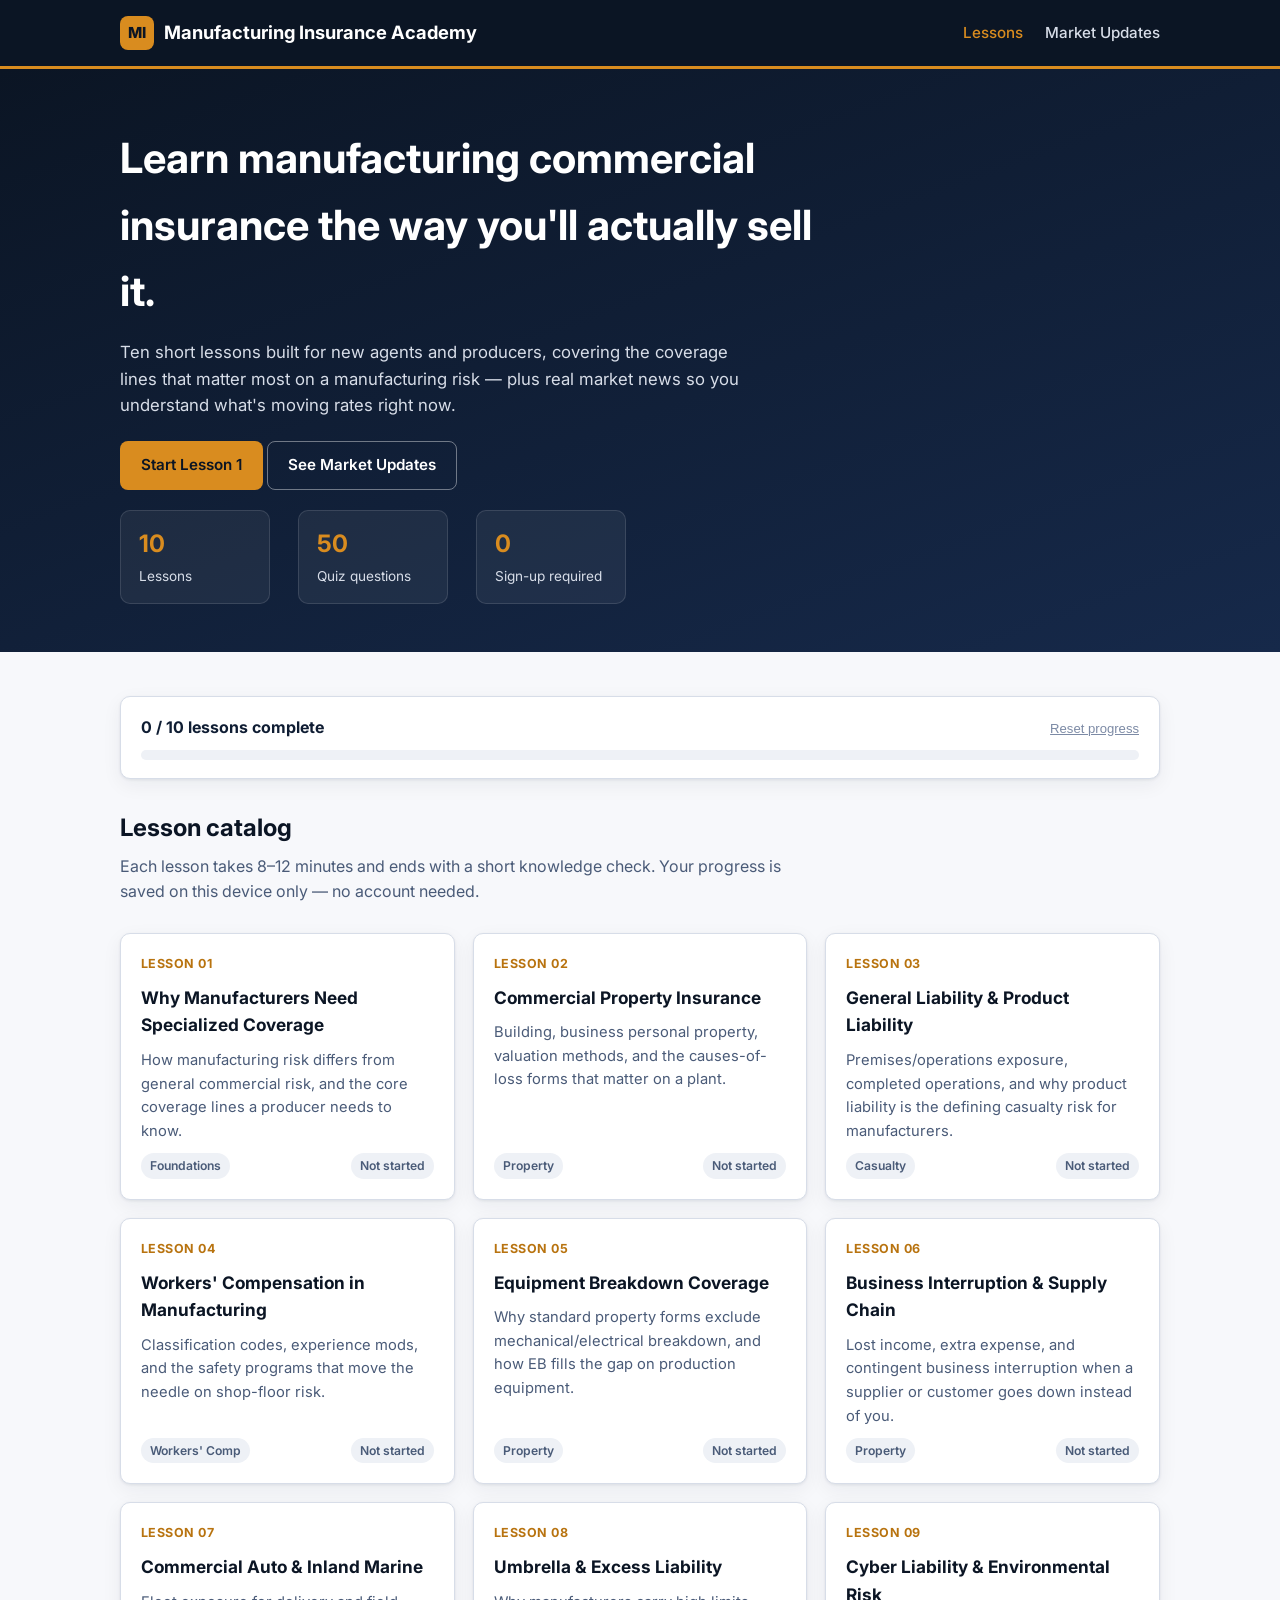
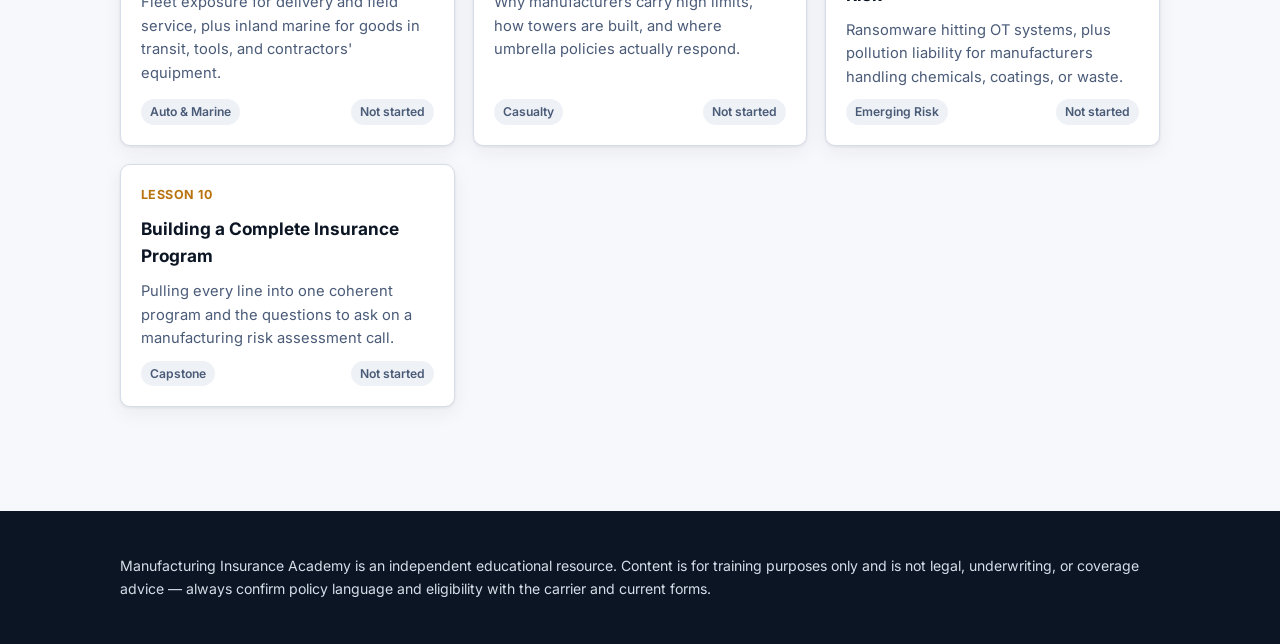
<file: index.html>
<!doctype html>
<html lang="en">
<head>
<meta charset="utf-8">
<meta name="viewport" content="width=device-width, initial-scale=1">
<link rel="icon" href="data:image/svg+xml,%3Csvg xmlns=%27http://www.w3.org/2000/svg%27 viewBox=%270 0 100 100%27%3E%3Ctext y=%27.9em%27 font-size=%2790%27%3E%F0%9F%8F%AD%3C/text%3E%3C/svg%3E">
<title>Manufacturing Insurance Academy</title>
<meta name="description" content="Free training for new agents and producers on commercial insurance for manufacturers: lessons, quizzes, and market updates.">
<link rel="stylesheet" href="https://fonts.googleapis.com/css2?family=Inter:wght@400;500;600;700;800&display=swap">
<link rel="stylesheet" href="assets/css/style.css">
</head>
<body>

<header class="site-header">
  <div class="container">
    <a class="brand" href="index.html">
      <span class="brand-mark">MI</span>
      Manufacturing Insurance Academy
    </a>
    <nav class="site-nav">
      <ul>
        <li><a href="index.html" class="active">Lessons</a></li>
        <li><a href="market-updates.html">Market Updates</a></li>
      </ul>
    </nav>
  </div>
</header>

<section class="hero">
  <div class="container">
    <h1>Learn manufacturing commercial insurance the way you'll actually sell it.</h1>
    <p>Ten short lessons built for new agents and producers, covering the coverage lines that matter most on a manufacturing risk — plus real market news so you understand what's moving rates right now.</p>
    <div>
      <a href="lessons/01-introduction.html" class="btn btn-primary">Start Lesson 1</a>
      <a href="market-updates.html" class="btn btn-secondary">See Market Updates</a>
    </div>
    <div class="hero-stats">
      <div class="hero-stat"><span class="num">10</span><span class="label">Lessons</span></div>
      <div class="hero-stat"><span class="num">50</span><span class="label">Quiz questions</span></div>
      <div class="hero-stat"><span class="num">0</span><span class="label">Sign-up required</span></div>
    </div>
  </div>
</section>

<main class="container">
  <section class="section">
    <div class="progress-wrap" id="progress-dashboard">
      <div class="progress-wrap-top">
        <strong id="progress-count">0 / 10 lessons complete</strong>
        <button class="progress-reset" id="reset-progress" type="button">Reset progress</button>
      </div>
      <div class="progress-track">
        <div class="progress-fill" id="progress-fill" style="width: 0%;"></div>
      </div>
    </div>

    <h2 class="section-title">Lesson catalog</h2>
    <p class="section-subtitle">Each lesson takes 8&ndash;12 minutes and ends with a short knowledge check. Your progress is saved on this device only &mdash; no account needed.</p>
    <div class="lesson-grid" id="lesson-grid"></div>
  </section>
</main>

<footer class="site-footer">
  <div class="container">
    <p>Manufacturing Insurance Academy is an independent educational resource. Content is for training purposes only and is not legal, underwriting, or coverage advice &mdash; always confirm policy language and eligibility with the carrier and current forms.</p>
  </div>
</footer>

<script src="assets/js/storage.js"></script>
<script src="assets/js/main.js"></script>
</body>
</html>
</file>
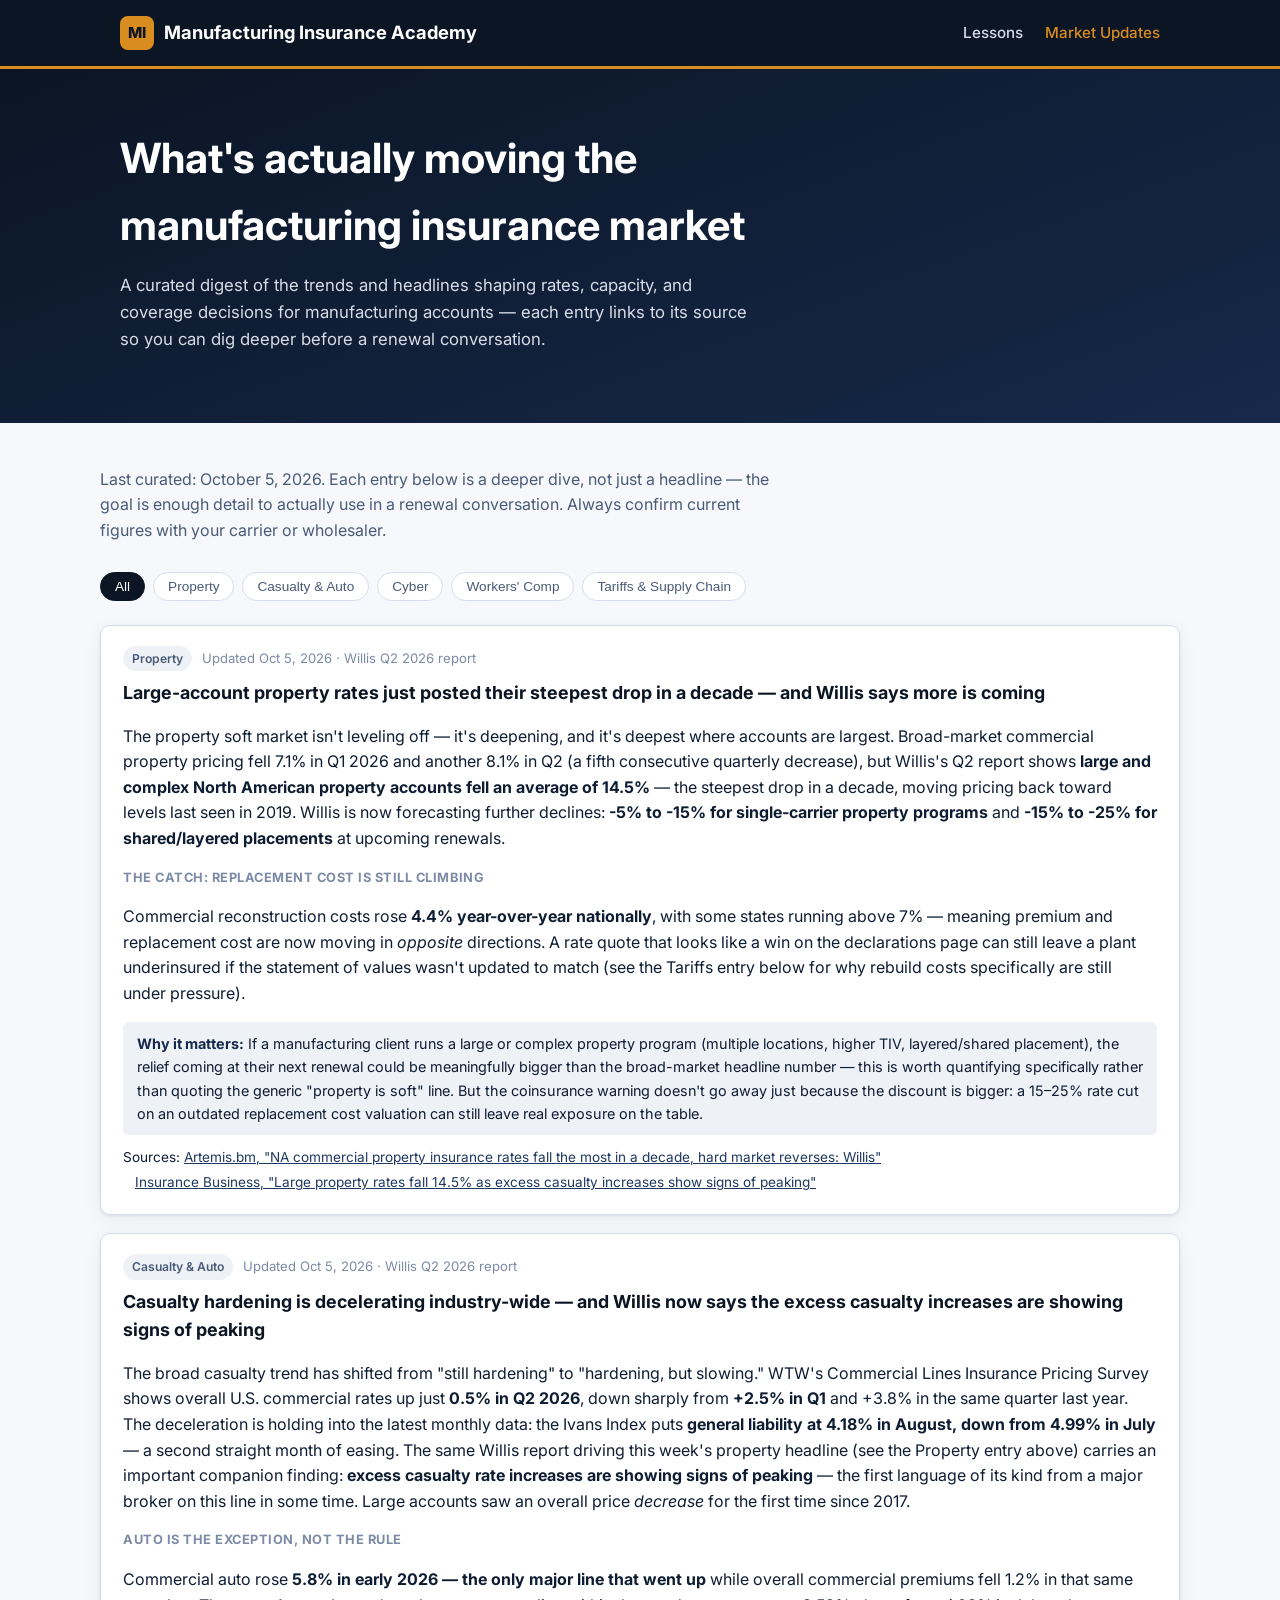
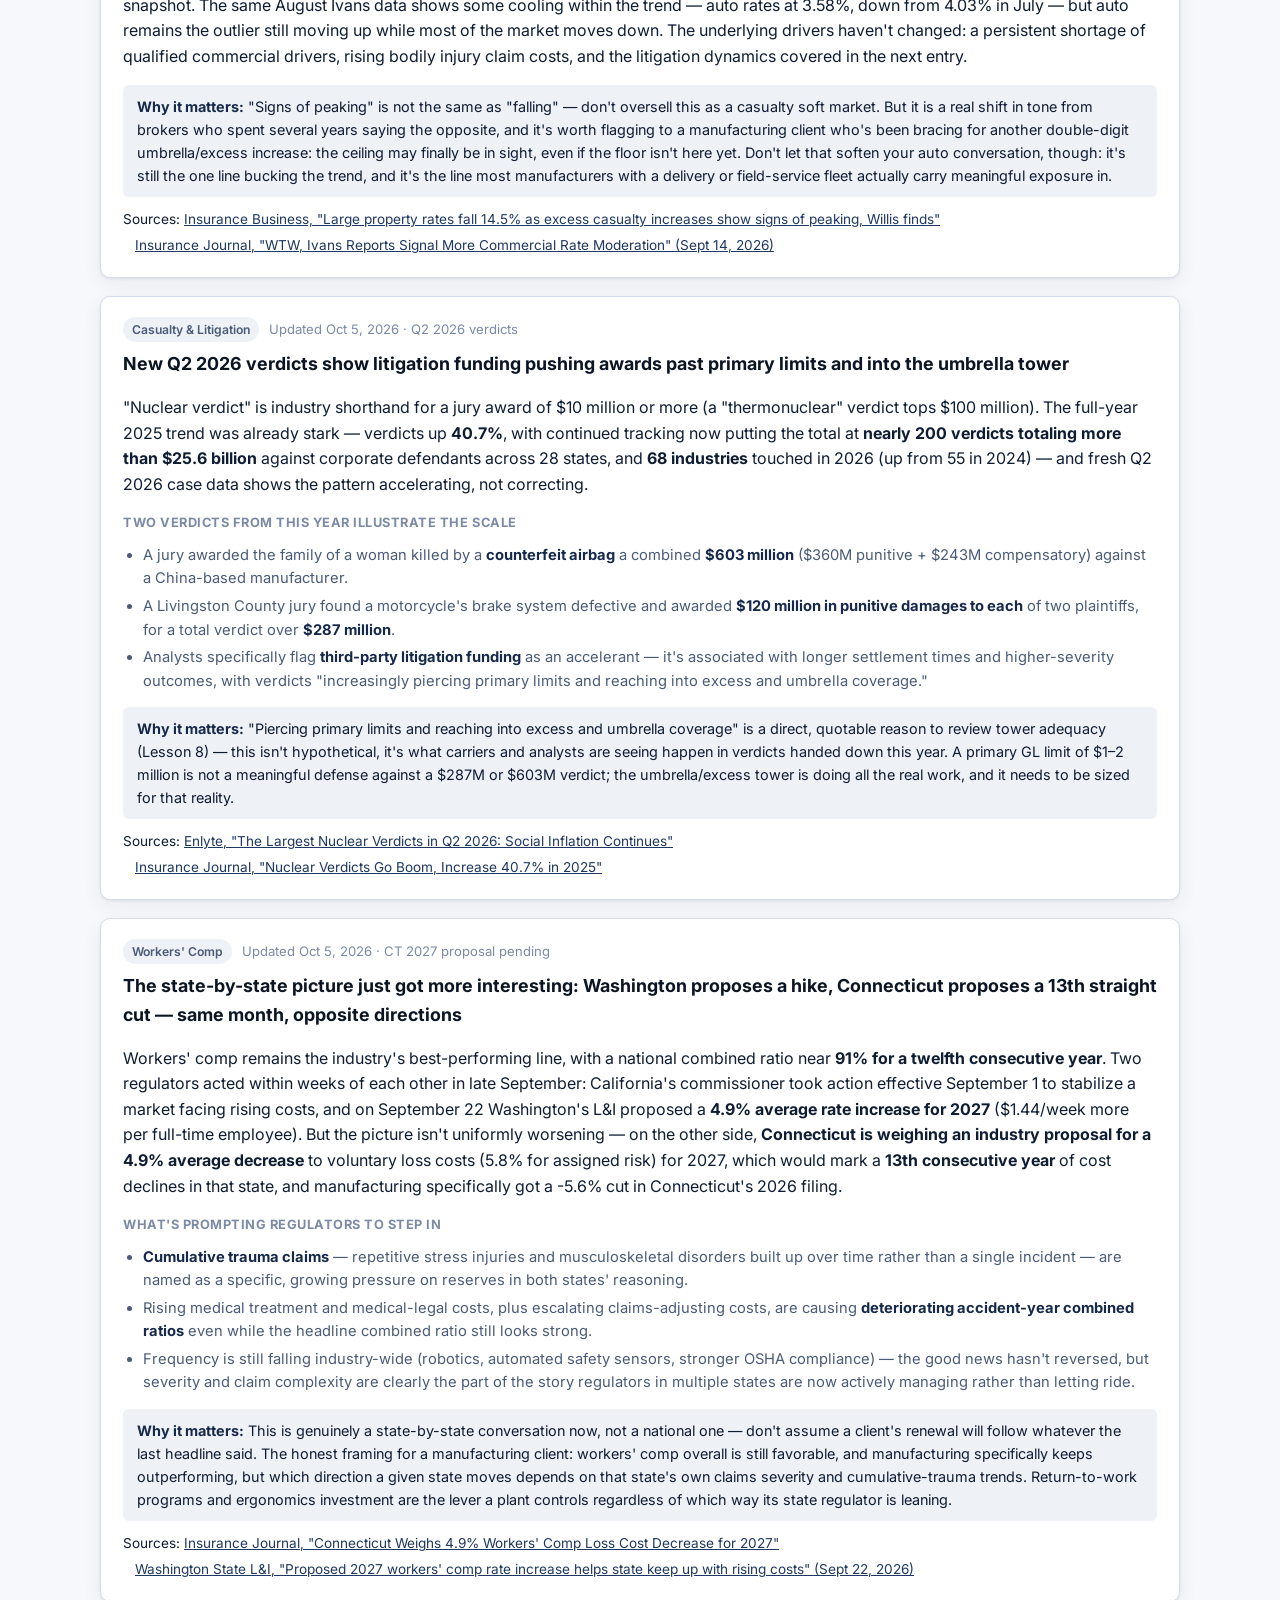
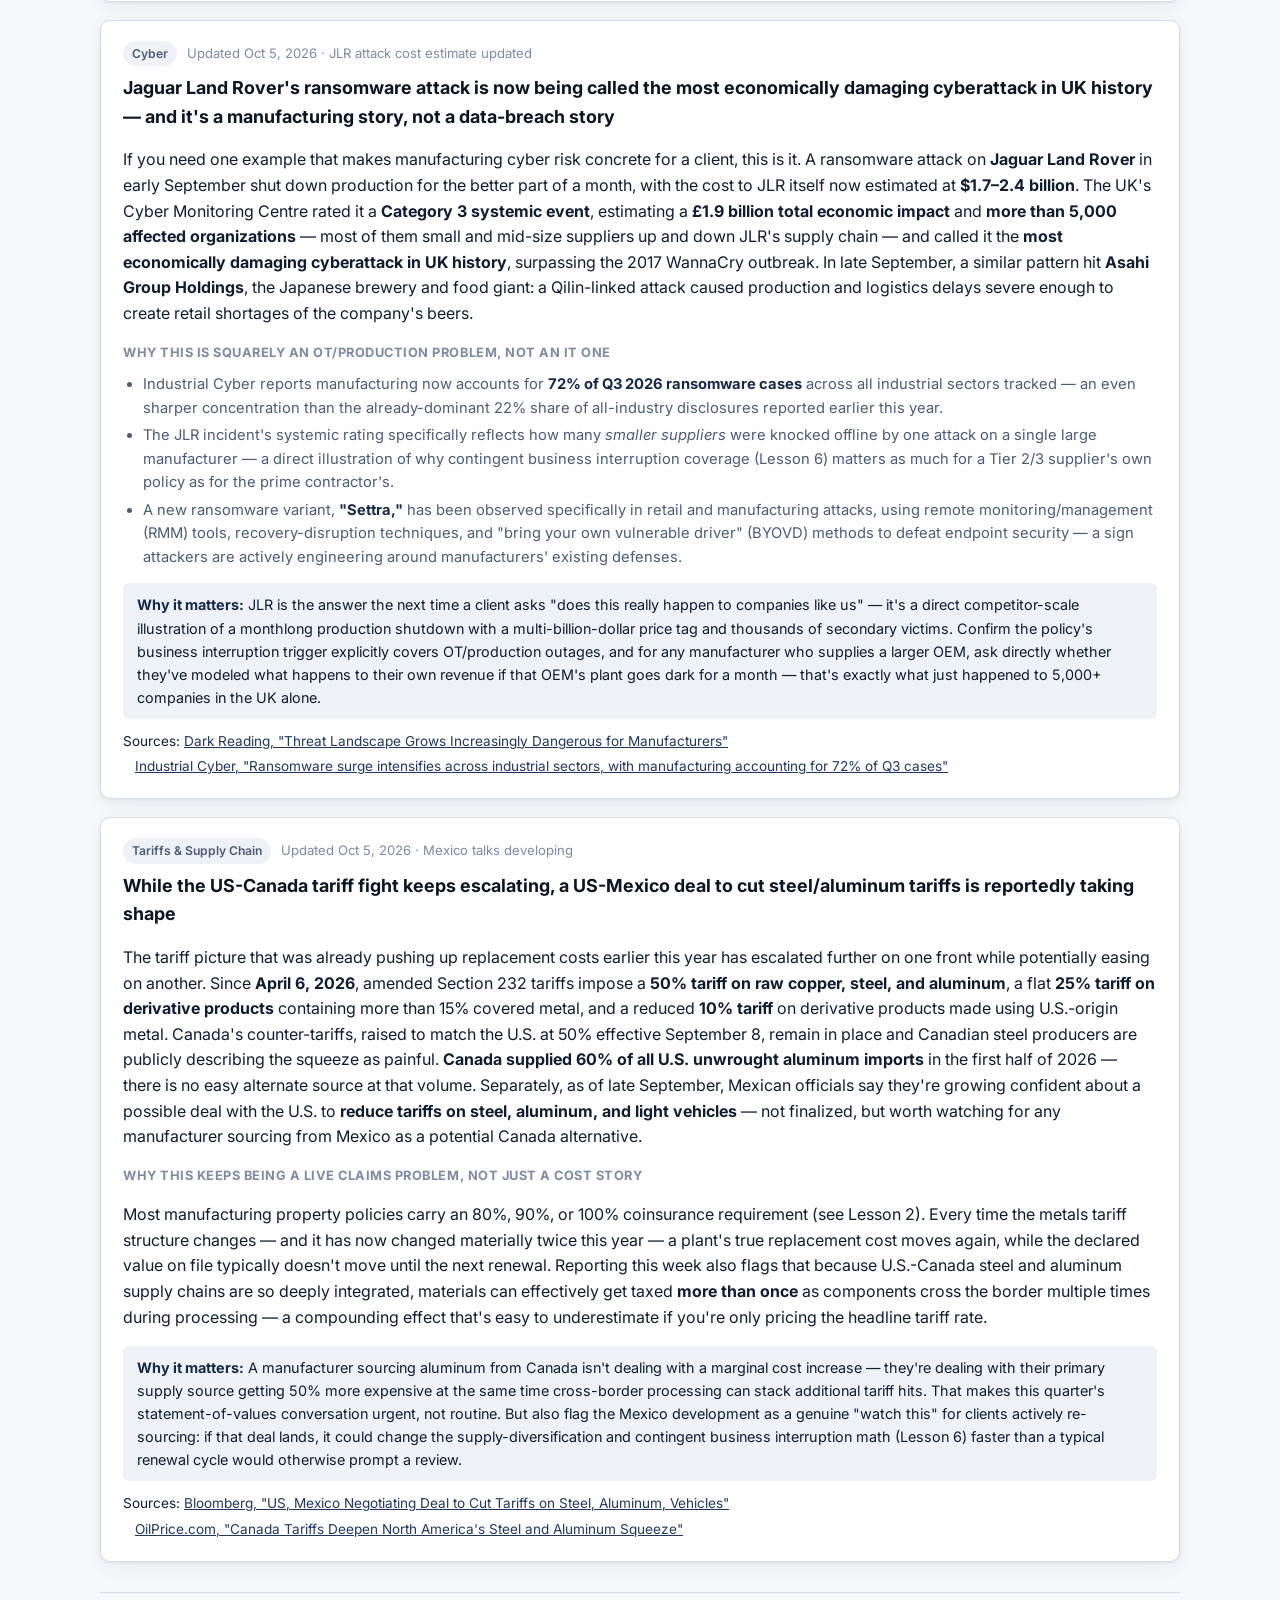
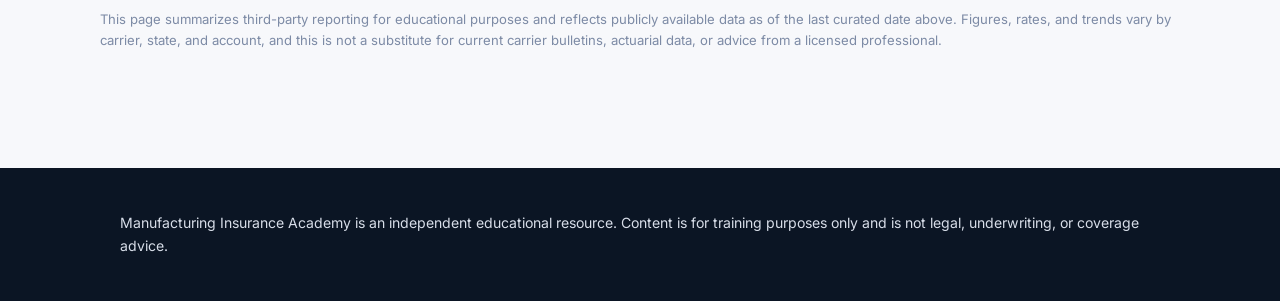
<file: market-updates.html>
<!doctype html>
<html lang="en">
<head>
<meta charset="utf-8">
<meta name="viewport" content="width=device-width, initial-scale=1">
<link rel="icon" href="data:image/svg+xml,%3Csvg xmlns=%27http://www.w3.org/2000/svg%27 viewBox=%270 0 100 100%27%3E%3Ctext y=%27.9em%27 font-size=%2790%27%3E%F0%9F%8F%AD%3C/text%3E%3C/svg%3E">
<title>Market Updates &mdash; Manufacturing Insurance Academy</title>
<meta name="description" content="Curated headlines and trends shaping the manufacturing commercial insurance market, with sources.">
<link rel="stylesheet" href="https://fonts.googleapis.com/css2?family=Inter:wght@400;500;600;700;800&display=swap">
<link rel="stylesheet" href="assets/css/style.css">
</head>
<body>

<header class="site-header">
  <div class="container">
    <a class="brand" href="index.html"><span class="brand-mark">MI</span>Manufacturing Insurance Academy</a>
    <nav class="site-nav"><ul>
      <li><a href="index.html">Lessons</a></li>
      <li><a href="market-updates.html" class="active">Market Updates</a></li>
    </ul></nav>
  </div>
</header>

<section class="hero">
  <div class="container">
    <h1>What's actually moving the manufacturing insurance market</h1>
    <p>A curated digest of the trends and headlines shaping rates, capacity, and coverage decisions for manufacturing accounts &mdash; each entry links to its source so you can dig deeper before a renewal conversation.</p>
  </div>
</section>

<main class="container section">
  <p class="section-subtitle">Last curated: October 5, 2026. Each entry below is a deeper dive, not just a headline &mdash; the goal is enough detail to actually use in a renewal conversation. Always confirm current figures with your carrier or wholesaler.</p>

  <div class="tag-filter" id="tag-filter">
    <button class="active" data-tag="all">All</button>
    <button data-tag="property">Property</button>
    <button data-tag="casualty">Casualty &amp; Auto</button>
    <button data-tag="cyber">Cyber</button>
    <button data-tag="workerscomp">Workers' Comp</button>
    <button data-tag="tariffs">Tariffs &amp; Supply Chain</button>
  </div>

  <div id="update-list">

    <article class="update-card" data-tags="property">
      <div class="update-meta">
        <span class="badge badge-tag">Property</span>
        <span class="update-date">Updated Oct 5, 2026 &middot; Willis Q2 2026 report</span>
      </div>
      <h3>Large-account property rates just posted their steepest drop in a decade &mdash; and Willis says more is coming</h3>
      <p>The property soft market isn't leveling off &mdash; it's deepening, and it's deepest where accounts are largest. Broad-market commercial property pricing fell 7.1% in Q1 2026 and another 8.1% in Q2 (a fifth consecutive quarterly decrease), but Willis's Q2 report shows <strong>large and complex North American property accounts fell an average of 14.5%</strong> &mdash; the steepest drop in a decade, moving pricing back toward levels last seen in 2019. Willis is now forecasting further declines: <strong>-5% to -15% for single-carrier property programs</strong> and <strong>-15% to -25% for shared/layered placements</strong> at upcoming renewals.</p>
      <h4 class="sub">The catch: replacement cost is still climbing</h4>
      <p>Commercial reconstruction costs rose <strong>4.4% year-over-year nationally</strong>, with some states running above 7% &mdash; meaning premium and replacement cost are now moving in <em>opposite</em> directions. A rate quote that looks like a win on the declarations page can still leave a plant underinsured if the statement of values wasn't updated to match (see the Tariffs entry below for why rebuild costs specifically are still under pressure).</p>
      <div class="why"><strong>Why it matters:</strong> If a manufacturing client runs a large or complex property program (multiple locations, higher TIV, layered/shared placement), the relief coming at their next renewal could be meaningfully bigger than the broad-market headline number &mdash; this is worth quantifying specifically rather than quoting the generic "property is soft" line. But the coinsurance warning doesn't go away just because the discount is bigger: a 15&ndash;25% rate cut on an outdated replacement cost valuation can still leave real exposure on the table.</div>
      <div class="update-source">Sources: <a href="https://www.artemis.bm/news/na-commercial-property-insurance-rates-fall-the-most-in-a-decade-hard-market-reverses-willis/" target="_blank" rel="noopener">Artemis.bm, "NA commercial property insurance rates fall the most in a decade, hard market reverses: Willis"</a></div>
      <div class="update-source">&nbsp;&nbsp;&nbsp;<a href="https://www.insurancebusinessmag.com/us/news/property/large-property-rates-fall-14-5-as-excess-casualty-increases-show-signs-of-peaking-willis-finds-592087.aspx" target="_blank" rel="noopener">Insurance Business, "Large property rates fall 14.5% as excess casualty increases show signs of peaking"</a></div>
    </article>

    <article class="update-card" data-tags="casualty">
      <div class="update-meta">
        <span class="badge badge-tag">Casualty &amp; Auto</span>
        <span class="update-date">Updated Oct 5, 2026 &middot; Willis Q2 2026 report</span>
      </div>
      <h3>Casualty hardening is decelerating industry-wide &mdash; and Willis now says the excess casualty increases are showing signs of peaking</h3>
      <p>The broad casualty trend has shifted from "still hardening" to "hardening, but slowing." WTW's Commercial Lines Insurance Pricing Survey shows overall U.S. commercial rates up just <strong>0.5% in Q2 2026</strong>, down sharply from <strong>+2.5% in Q1</strong> and +3.8% in the same quarter last year. The deceleration is holding into the latest monthly data: the Ivans Index puts <strong>general liability at 4.18% in August, down from 4.99% in July</strong> &mdash; a second straight month of easing. The same Willis report driving this week's property headline (see the Property entry above) carries an important companion finding: <strong>excess casualty rate increases are showing signs of peaking</strong> &mdash; the first language of its kind from a major broker on this line in some time. Large accounts saw an overall price <em>decrease</em> for the first time since 2017.</p>
      <h4 class="sub">Auto is the exception, not the rule</h4>
      <p>Commercial auto rose <strong>5.8% in early 2026 &mdash; the only major line that went up</strong> while overall commercial premiums fell 1.2% in that same snapshot. The same August Ivans data shows some cooling within the trend &mdash; auto rates at 3.58%, down from 4.03% in July &mdash; but auto remains the outlier still moving up while most of the market moves down. The underlying drivers haven't changed: a persistent shortage of qualified commercial drivers, rising bodily injury claim costs, and the litigation dynamics covered in the next entry.</p>
      <div class="why"><strong>Why it matters:</strong> "Signs of peaking" is not the same as "falling" &mdash; don't oversell this as a casualty soft market. But it is a real shift in tone from brokers who spent several years saying the opposite, and it's worth flagging to a manufacturing client who's been bracing for another double-digit umbrella/excess increase: the ceiling may finally be in sight, even if the floor isn't here yet. Don't let that soften your auto conversation, though: it's still the one line bucking the trend, and it's the line most manufacturers with a delivery or field-service fleet actually carry meaningful exposure in.</div>
      <div class="update-source">Sources: <a href="https://www.insurancebusinessmag.com/us/news/property/large-property-rates-fall-14-5-as-excess-casualty-increases-show-signs-of-peaking-willis-finds-592087.aspx" target="_blank" rel="noopener">Insurance Business, "Large property rates fall 14.5% as excess casualty increases show signs of peaking, Willis finds"</a></div>
      <div class="update-source">&nbsp;&nbsp;&nbsp;<a href="https://www.insurancejournal.com/news/national/2026/09/14/884904.htm" target="_blank" rel="noopener">Insurance Journal, "WTW, Ivans Reports Signal More Commercial Rate Moderation" (Sept 14, 2026)</a></div>
    </article>

    <article class="update-card" data-tags="casualty">
      <div class="update-meta">
        <span class="badge badge-tag">Casualty &amp; Litigation</span>
        <span class="update-date">Updated Oct 5, 2026 &middot; Q2 2026 verdicts</span>
      </div>
      <h3>New Q2 2026 verdicts show litigation funding pushing awards past primary limits and into the umbrella tower</h3>
      <p>"Nuclear verdict" is industry shorthand for a jury award of $10 million or more (a "thermonuclear" verdict tops $100 million). The full-year 2025 trend was already stark &mdash; verdicts up <strong>40.7%</strong>, with continued tracking now putting the total at <strong>nearly 200 verdicts totaling more than $25.6 billion</strong> against corporate defendants across 28 states, and <strong>68 industries</strong> touched in 2026 (up from 55 in 2024) &mdash; and fresh Q2 2026 case data shows the pattern accelerating, not correcting.</p>
      <h4 class="sub">Two verdicts from this year illustrate the scale</h4>
      <ul>
        <li>A jury awarded the family of a woman killed by a <strong>counterfeit airbag</strong> a combined <strong>$603 million</strong> ($360M punitive + $243M compensatory) against a China-based manufacturer.</li>
        <li>A Livingston County jury found a motorcycle's brake system defective and awarded <strong>$120 million in punitive damages to each</strong> of two plaintiffs, for a total verdict over <strong>$287 million</strong>.</li>
        <li>Analysts specifically flag <strong>third-party litigation funding</strong> as an accelerant &mdash; it's associated with longer settlement times and higher-severity outcomes, with verdicts "increasingly piercing primary limits and reaching into excess and umbrella coverage."</li>
      </ul>
      <div class="why"><strong>Why it matters:</strong> "Piercing primary limits and reaching into excess and umbrella coverage" is a direct, quotable reason to review tower adequacy (Lesson 8) &mdash; this isn't hypothetical, it's what carriers and analysts are seeing happen in verdicts handed down this year. A primary GL limit of $1&ndash;2 million is not a meaningful defense against a $287M or $603M verdict; the umbrella/excess tower is doing all the real work, and it needs to be sized for that reality.</div>
      <div class="update-source">Sources: <a href="https://www.enlyte.com/media/69176" target="_blank" rel="noopener">Enlyte, "The Largest Nuclear Verdicts in Q2 2026: Social Inflation Continues"</a></div>
      <div class="update-source">&nbsp;&nbsp;&nbsp;<a href="https://www.insurancejournal.com/magazines/mag-features/2026/09/07/883943.htm" target="_blank" rel="noopener">Insurance Journal, "Nuclear Verdicts Go Boom, Increase 40.7% in 2025"</a></div>
    </article>

    <article class="update-card" data-tags="workerscomp">
      <div class="update-meta">
        <span class="badge badge-tag">Workers' Comp</span>
        <span class="update-date">Updated Oct 5, 2026 &middot; CT 2027 proposal pending</span>
      </div>
      <h3>The state-by-state picture just got more interesting: Washington proposes a hike, Connecticut proposes a 13th straight cut &mdash; same month, opposite directions</h3>
      <p>Workers' comp remains the industry's best-performing line, with a national combined ratio near <strong>91% for a twelfth consecutive year</strong>. Two regulators acted within weeks of each other in late September: California's commissioner took action effective September 1 to stabilize a market facing rising costs, and on September 22 Washington's L&amp;I proposed a <strong>4.9% average rate increase for 2027</strong> ($1.44/week more per full-time employee). But the picture isn't uniformly worsening &mdash; on the other side, <strong>Connecticut is weighing an industry proposal for a 4.9% average decrease</strong> to voluntary loss costs (5.8% for assigned risk) for 2027, which would mark a <strong>13th consecutive year</strong> of cost declines in that state, and manufacturing specifically got a -5.6% cut in Connecticut's 2026 filing.</p>
      <h4 class="sub">What's prompting regulators to step in</h4>
      <ul>
        <li><strong>Cumulative trauma claims</strong> &mdash; repetitive stress injuries and musculoskeletal disorders built up over time rather than a single incident &mdash; are named as a specific, growing pressure on reserves in both states' reasoning.</li>
        <li>Rising medical treatment and medical-legal costs, plus escalating claims-adjusting costs, are causing <strong>deteriorating accident-year combined ratios</strong> even while the headline combined ratio still looks strong.</li>
        <li>Frequency is still falling industry-wide (robotics, automated safety sensors, stronger OSHA compliance) &mdash; the good news hasn't reversed, but severity and claim complexity are clearly the part of the story regulators in multiple states are now actively managing rather than letting ride.</li>
      </ul>
      <div class="why"><strong>Why it matters:</strong> This is genuinely a state-by-state conversation now, not a national one &mdash; don't assume a client's renewal will follow whatever the last headline said. The honest framing for a manufacturing client: workers' comp overall is still favorable, and manufacturing specifically keeps outperforming, but which direction a given state moves depends on that state's own claims severity and cumulative-trauma trends. Return-to-work programs and ergonomics investment are the lever a plant controls regardless of which way its state regulator is leaning.</div>
      <div class="update-source">Sources: <a href="https://insurancejournal.com/news/east/2026/09/30/887363.htm" target="_blank" rel="noopener">Insurance Journal, "Connecticut Weighs 4.9% Workers' Comp Loss Cost Decrease for 2027"</a></div>
      <div class="update-source">&nbsp;&nbsp;&nbsp;<a href="https://www.lni.wa.gov/news-events/article/26-15" target="_blank" rel="noopener">Washington State L&amp;I, "Proposed 2027 workers' comp rate increase helps state keep up with rising costs" (Sept 22, 2026)</a></div>
    </article>

    <article class="update-card" data-tags="cyber">
      <div class="update-meta">
        <span class="badge badge-tag">Cyber</span>
        <span class="update-date">Updated Oct 5, 2026 &middot; JLR attack cost estimate updated</span>
      </div>
      <h3>Jaguar Land Rover's ransomware attack is now being called the most economically damaging cyberattack in UK history &mdash; and it's a manufacturing story, not a data-breach story</h3>
      <p>If you need one example that makes manufacturing cyber risk concrete for a client, this is it. A ransomware attack on <strong>Jaguar Land Rover</strong> in early September shut down production for the better part of a month, with the cost to JLR itself now estimated at <strong>$1.7&ndash;2.4 billion</strong>. The UK's Cyber Monitoring Centre rated it a <strong>Category 3 systemic event</strong>, estimating a <strong>&pound;1.9 billion total economic impact</strong> and <strong>more than 5,000 affected organizations</strong> &mdash; most of them small and mid-size suppliers up and down JLR's supply chain &mdash; and called it the <strong>most economically damaging cyberattack in UK history</strong>, surpassing the 2017 WannaCry outbreak. In late September, a similar pattern hit <strong>Asahi Group Holdings</strong>, the Japanese brewery and food giant: a Qilin-linked attack caused production and logistics delays severe enough to create retail shortages of the company's beers.</p>
      <h4 class="sub">Why this is squarely an OT/production problem, not an IT one</h4>
      <ul>
        <li>Industrial Cyber reports manufacturing now accounts for <strong>72% of Q3 2026 ransomware cases</strong> across all industrial sectors tracked &mdash; an even sharper concentration than the already-dominant 22% share of all-industry disclosures reported earlier this year.</li>
        <li>The JLR incident's systemic rating specifically reflects how many <em>smaller suppliers</em> were knocked offline by one attack on a single large manufacturer &mdash; a direct illustration of why contingent business interruption coverage (Lesson 6) matters as much for a Tier 2/3 supplier's own policy as for the prime contractor's.</li>
        <li>A new ransomware variant, <strong>"Settra,"</strong> has been observed specifically in retail and manufacturing attacks, using remote monitoring/management (RMM) tools, recovery-disruption techniques, and "bring your own vulnerable driver" (BYOVD) methods to defeat endpoint security &mdash; a sign attackers are actively engineering around manufacturers' existing defenses.</li>
      </ul>
      <div class="why"><strong>Why it matters:</strong> JLR is the answer the next time a client asks "does this really happen to companies like us" &mdash; it's a direct competitor-scale illustration of a monthlong production shutdown with a multi-billion-dollar price tag and thousands of secondary victims. Confirm the policy's business interruption trigger explicitly covers OT/production outages, and for any manufacturer who supplies a larger OEM, ask directly whether they've modeled what happens to their own revenue if that OEM's plant goes dark for a month &mdash; that's exactly what just happened to 5,000+ companies in the UK alone.</div>
      <div class="update-source">Sources: <a href="https://www.darkreading.com/cyberattacks-data-breaches/threat-landscape-increasingly-dangerous-manufacturers" target="_blank" rel="noopener">Dark Reading, "Threat Landscape Grows Increasingly Dangerous for Manufacturers"</a></div>
      <div class="update-source">&nbsp;&nbsp;&nbsp;<a href="https://industrialcyber.co/threats-attacks/ransomware-surge-intensifies-across-industrial-sectors-with-manufacturing-accounting-for-72-of-q3-cases/" target="_blank" rel="noopener">Industrial Cyber, "Ransomware surge intensifies across industrial sectors, with manufacturing accounting for 72% of Q3 cases"</a></div>
    </article>

    <article class="update-card" data-tags="tariffs property">
      <div class="update-meta">
        <span class="badge badge-tag">Tariffs &amp; Supply Chain</span>
        <span class="update-date">Updated Oct 5, 2026 &middot; Mexico talks developing</span>
      </div>
      <h3>While the US-Canada tariff fight keeps escalating, a US-Mexico deal to cut steel/aluminum tariffs is reportedly taking shape</h3>
      <p>The tariff picture that was already pushing up replacement costs earlier this year has escalated further on one front while potentially easing on another. Since <strong>April 6, 2026</strong>, amended Section 232 tariffs impose a <strong>50% tariff on raw copper, steel, and aluminum</strong>, a flat <strong>25% tariff on derivative products</strong> containing more than 15% covered metal, and a reduced <strong>10% tariff</strong> on derivative products made using U.S.-origin metal. Canada's counter-tariffs, raised to match the U.S. at 50% effective September 8, remain in place and Canadian steel producers are publicly describing the squeeze as painful. <strong>Canada supplied 60% of all U.S. unwrought aluminum imports</strong> in the first half of 2026 &mdash; there is no easy alternate source at that volume. Separately, as of late September, Mexican officials say they're growing confident about a possible deal with the U.S. to <strong>reduce tariffs on steel, aluminum, and light vehicles</strong> &mdash; not finalized, but worth watching for any manufacturer sourcing from Mexico as a potential Canada alternative.</p>
      <h4 class="sub">Why this keeps being a live claims problem, not just a cost story</h4>
      <p>Most manufacturing property policies carry an 80%, 90%, or 100% coinsurance requirement (see Lesson 2). Every time the metals tariff structure changes &mdash; and it has now changed materially twice this year &mdash; a plant's true replacement cost moves again, while the declared value on file typically doesn't move until the next renewal. Reporting this week also flags that because U.S.-Canada steel and aluminum supply chains are so deeply integrated, materials can effectively get taxed <strong>more than once</strong> as components cross the border multiple times during processing &mdash; a compounding effect that's easy to underestimate if you're only pricing the headline tariff rate.</p>
      <div class="why"><strong>Why it matters:</strong> A manufacturer sourcing aluminum from Canada isn't dealing with a marginal cost increase &mdash; they're dealing with their primary supply source getting 50% more expensive at the same time cross-border processing can stack additional tariff hits. That makes this quarter's statement-of-values conversation urgent, not routine. But also flag the Mexico development as a genuine "watch this" for clients actively re-sourcing: if that deal lands, it could change the supply-diversification and contingent business interruption math (Lesson 6) faster than a typical renewal cycle would otherwise prompt a review.</div>
      <div class="update-source">Sources: <a href="https://www.bloomberg.com/news/articles/2026-09-30/mexico-grows-confident-on-us-deal-to-cut-steel-auto-tariffs" target="_blank" rel="noopener">Bloomberg, "US, Mexico Negotiating Deal to Cut Tariffs on Steel, Aluminum, Vehicles"</a></div>
      <div class="update-source">&nbsp;&nbsp;&nbsp;<a href="https://oilprice.com/Metals/Commodities/Canada-Tariffs-Deepen-North-Americas-Steel-and-Aluminum-Squeeze.html" target="_blank" rel="noopener">OilPrice.com, "Canada Tariffs Deepen North America's Steel and Aluminum Squeeze"</a></div>
    </article>

  </div>

  <p class="disclaimer">This page summarizes third-party reporting for educational purposes and reflects publicly available data as of the last curated date above. Figures, rates, and trends vary by carrier, state, and account, and this is not a substitute for current carrier bulletins, actuarial data, or advice from a licensed professional.</p>
</main>

<footer class="site-footer">
  <div class="container">
    <p>Manufacturing Insurance Academy is an independent educational resource. Content is for training purposes only and is not legal, underwriting, or coverage advice.</p>
  </div>
</footer>

<script>
document.addEventListener("DOMContentLoaded", function () {
  var buttons = document.querySelectorAll("#tag-filter button");
  var cards = document.querySelectorAll("#update-list .update-card");

  buttons.forEach(function (btn) {
    btn.addEventListener("click", function () {
      buttons.forEach(function (b) { b.classList.remove("active"); });
      btn.classList.add("active");
      var tag = btn.dataset.tag;

      cards.forEach(function (card) {
        var tags = card.dataset.tags.split(" ");
        card.style.display = (tag === "all" || tags.indexOf(tag) !== -1) ? "" : "none";
      });
    });
  });
});
</script>
</body>
</html>
</file>
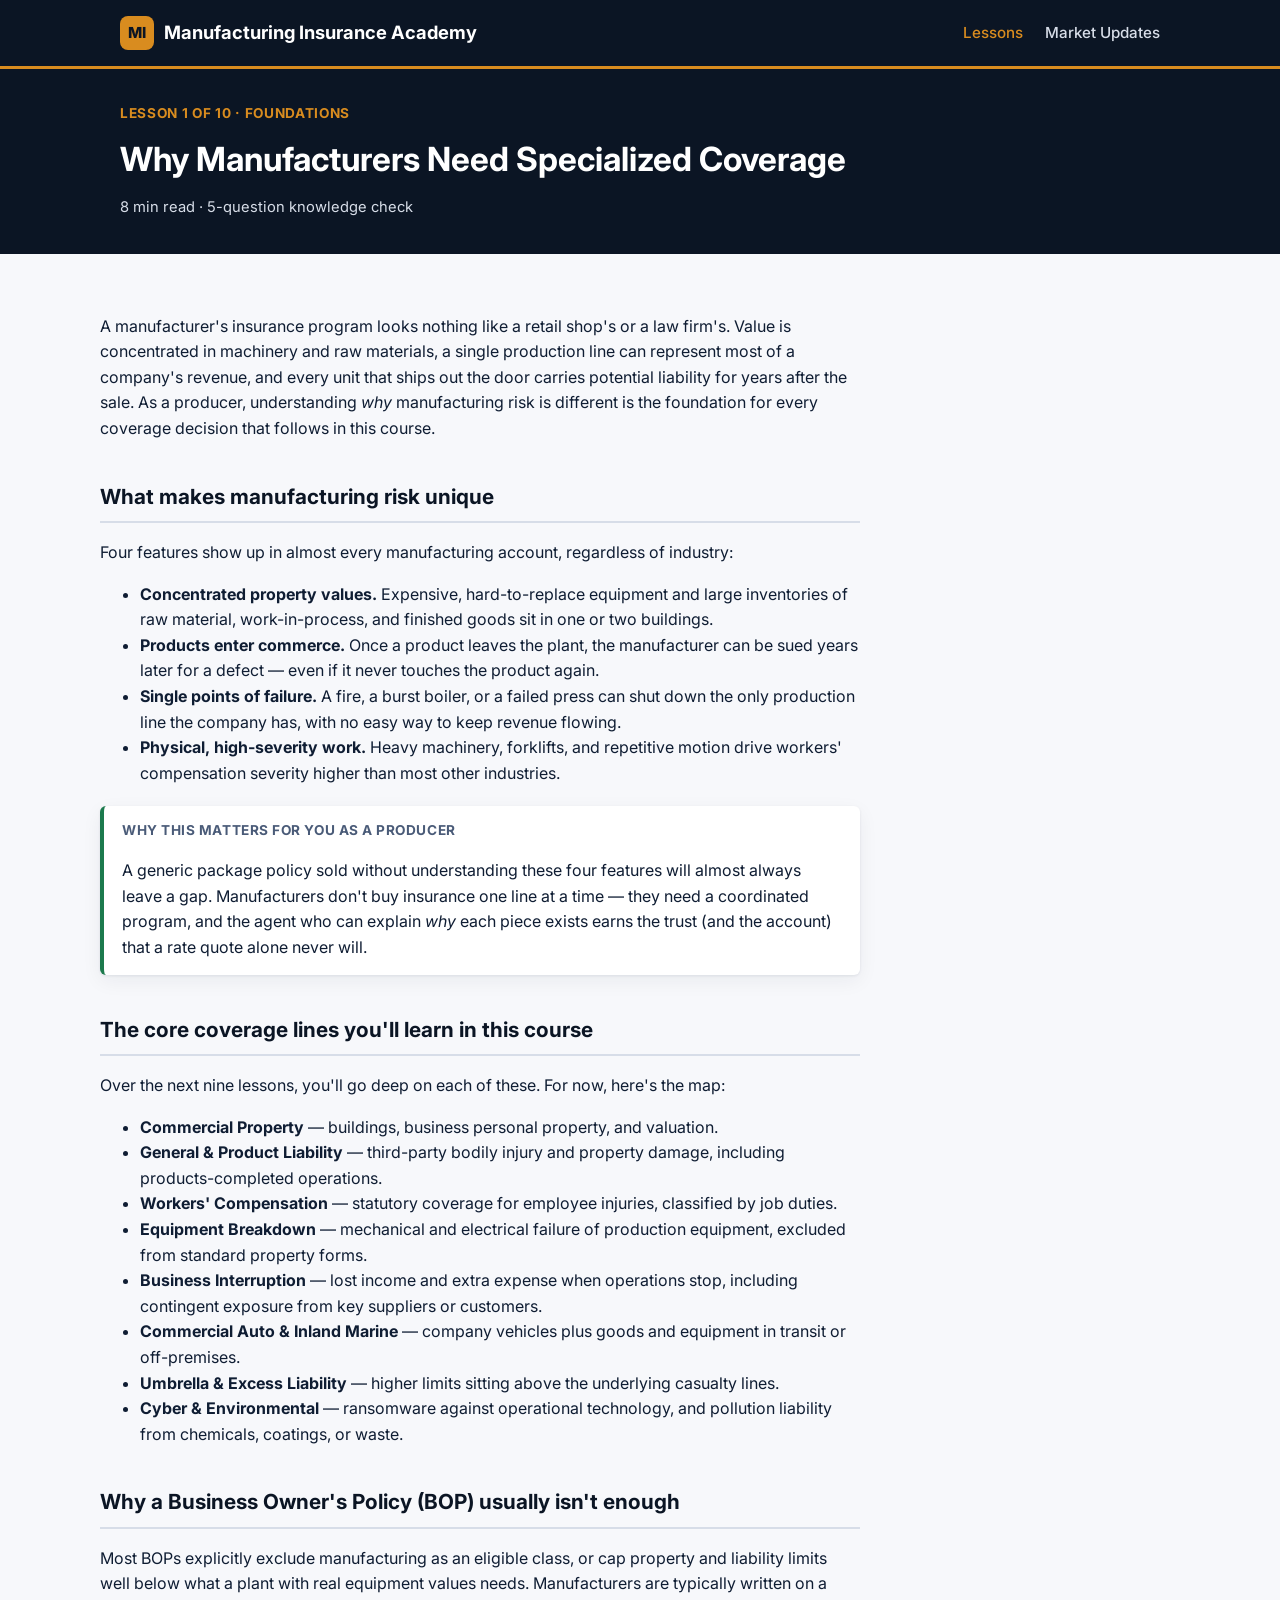
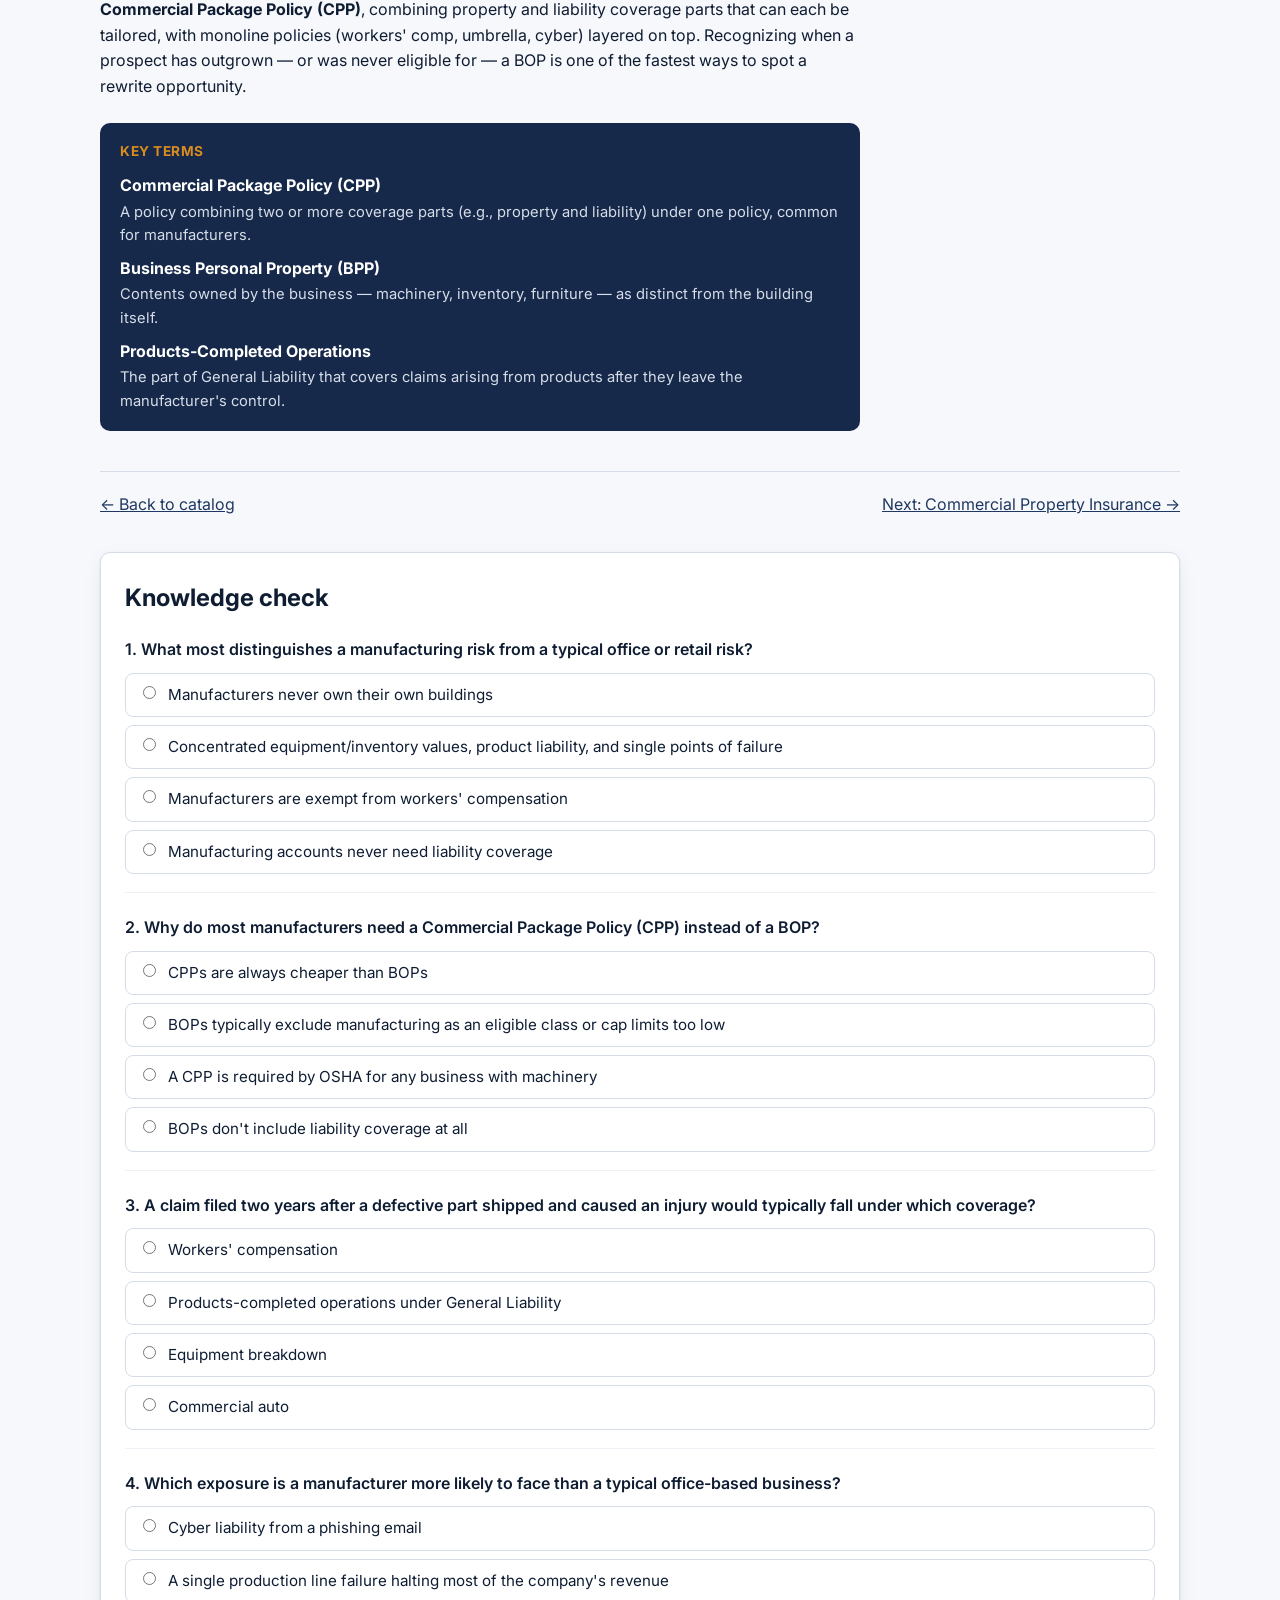
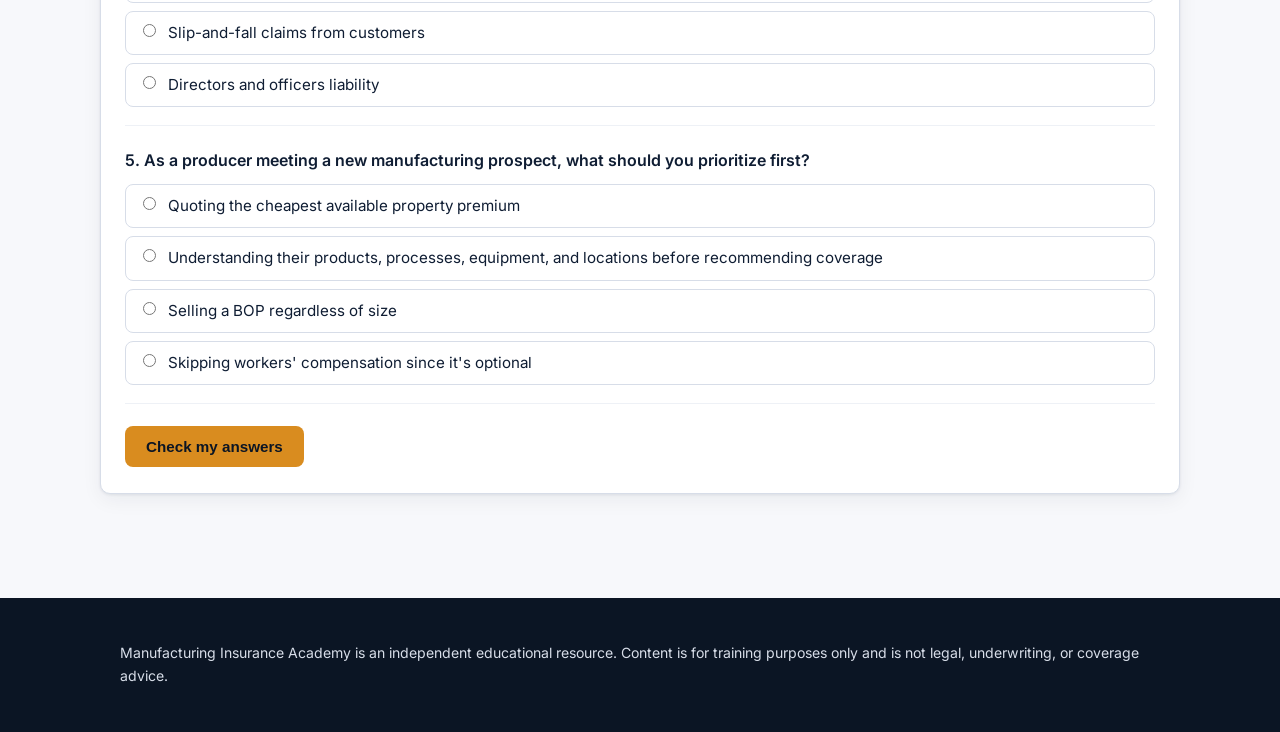
<file: lessons/01-introduction.html>
<!doctype html>
<html lang="en">
<head>
<meta charset="utf-8">
<meta name="viewport" content="width=device-width, initial-scale=1">
<link rel="icon" href="data:image/svg+xml,%3Csvg xmlns=%27http://www.w3.org/2000/svg%27 viewBox=%270 0 100 100%27%3E%3Ctext y=%27.9em%27 font-size=%2790%27%3E%F0%9F%8F%AD%3C/text%3E%3C/svg%3E">
<title>Lesson 1: Why Manufacturers Need Specialized Coverage &mdash; Manufacturing Insurance Academy</title>
<link rel="stylesheet" href="https://fonts.googleapis.com/css2?family=Inter:wght@400;500;600;700;800&display=swap">
<link rel="stylesheet" href="../assets/css/style.css">
</head>
<body>

<header class="site-header">
  <div class="container">
    <a class="brand" href="../index.html"><span class="brand-mark">MI</span>Manufacturing Insurance Academy</a>
    <nav class="site-nav"><ul>
      <li><a href="../index.html" class="active">Lessons</a></li>
      <li><a href="../market-updates.html">Market Updates</a></li>
    </ul></nav>
  </div>
</header>

<div class="lesson-header">
  <div class="container">
    <div class="eyebrow">Lesson 1 of 10 &middot; Foundations</div>
    <h1>Why Manufacturers Need Specialized Coverage</h1>
    <div class="meta">8 min read &middot; 5-question knowledge check</div>
  </div>
</div>

<main class="container section">
  <article class="lesson-body">
    <p>A manufacturer's insurance program looks nothing like a retail shop's or a law firm's. Value is concentrated in machinery and raw materials, a single production line can represent most of a company's revenue, and every unit that ships out the door carries potential liability for years after the sale. As a producer, understanding <em>why</em> manufacturing risk is different is the foundation for every coverage decision that follows in this course.</p>

    <h2>What makes manufacturing risk unique</h2>
    <p>Four features show up in almost every manufacturing account, regardless of industry:</p>
    <ul>
      <li><strong>Concentrated property values.</strong> Expensive, hard-to-replace equipment and large inventories of raw material, work-in-process, and finished goods sit in one or two buildings.</li>
      <li><strong>Products enter commerce.</strong> Once a product leaves the plant, the manufacturer can be sued years later for a defect &mdash; even if it never touches the product again.</li>
      <li><strong>Single points of failure.</strong> A fire, a burst boiler, or a failed press can shut down the only production line the company has, with no easy way to keep revenue flowing.</li>
      <li><strong>Physical, high-severity work.</strong> Heavy machinery, forklifts, and repetitive motion drive workers' compensation severity higher than most other industries.</li>
    </ul>

    <div class="callout why-matters">
      <h4>Why this matters for you as a producer</h4>
      <p>A generic package policy sold without understanding these four features will almost always leave a gap. Manufacturers don't buy insurance one line at a time &mdash; they need a coordinated program, and the agent who can explain <em>why</em> each piece exists earns the trust (and the account) that a rate quote alone never will.</p>
    </div>

    <h2>The core coverage lines you'll learn in this course</h2>
    <p>Over the next nine lessons, you'll go deep on each of these. For now, here's the map:</p>
    <ul>
      <li><strong>Commercial Property</strong> &mdash; buildings, business personal property, and valuation.</li>
      <li><strong>General &amp; Product Liability</strong> &mdash; third-party bodily injury and property damage, including products-completed operations.</li>
      <li><strong>Workers' Compensation</strong> &mdash; statutory coverage for employee injuries, classified by job duties.</li>
      <li><strong>Equipment Breakdown</strong> &mdash; mechanical and electrical failure of production equipment, excluded from standard property forms.</li>
      <li><strong>Business Interruption</strong> &mdash; lost income and extra expense when operations stop, including contingent exposure from key suppliers or customers.</li>
      <li><strong>Commercial Auto &amp; Inland Marine</strong> &mdash; company vehicles plus goods and equipment in transit or off-premises.</li>
      <li><strong>Umbrella &amp; Excess Liability</strong> &mdash; higher limits sitting above the underlying casualty lines.</li>
      <li><strong>Cyber &amp; Environmental</strong> &mdash; ransomware against operational technology, and pollution liability from chemicals, coatings, or waste.</li>
    </ul>

    <h2>Why a Business Owner's Policy (BOP) usually isn't enough</h2>
    <p>Most BOPs explicitly exclude manufacturing as an eligible class, or cap property and liability limits well below what a plant with real equipment values needs. Manufacturers are typically written on a <strong>Commercial Package Policy (CPP)</strong>, combining property and liability coverage parts that can each be tailored, with monoline policies (workers' comp, umbrella, cyber) layered on top. Recognizing when a prospect has outgrown &mdash; or was never eligible for &mdash; a BOP is one of the fastest ways to spot a rewrite opportunity.</p>

    <div class="key-terms">
      <h4>Key terms</h4>
      <dl>
        <dt>Commercial Package Policy (CPP)</dt>
        <dd>A policy combining two or more coverage parts (e.g., property and liability) under one policy, common for manufacturers.</dd>
        <dt>Business Personal Property (BPP)</dt>
        <dd>Contents owned by the business &mdash; machinery, inventory, furniture &mdash; as distinct from the building itself.</dd>
        <dt>Products-Completed Operations</dt>
        <dd>The part of General Liability that covers claims arising from products after they leave the manufacturer's control.</dd>
      </dl>
    </div>
  </article>

  <div class="lesson-nav">
    <a href="../index.html">&larr; Back to catalog</a>
    <a href="02-property.html">Next: Commercial Property Insurance &rarr;</a>
  </div>

  <section class="quiz-section">
    <h2>Knowledge check</h2>
    <div id="quiz-container"></div>
  </section>
</main>

<footer class="site-footer">
  <div class="container">
    <p>Manufacturing Insurance Academy is an independent educational resource. Content is for training purposes only and is not legal, underwriting, or coverage advice.</p>
  </div>
</footer>

<script>
window.LESSON_ID = "lesson-01";
window.QUIZ_DATA = [
  {
    question: "What most distinguishes a manufacturing risk from a typical office or retail risk?",
    options: [
      "Manufacturers never own their own buildings",
      "Concentrated equipment/inventory values, product liability, and single points of failure",
      "Manufacturers are exempt from workers' compensation",
      "Manufacturing accounts never need liability coverage"
    ],
    correct: 1,
    explain: "Manufacturing risk is defined by concentrated property values, products entering commerce, single points of failure in production, and high-severity workers' comp exposure."
  },
  {
    question: "Why do most manufacturers need a Commercial Package Policy (CPP) instead of a BOP?",
    options: [
      "CPPs are always cheaper than BOPs",
      "BOPs typically exclude manufacturing as an eligible class or cap limits too low",
      "A CPP is required by OSHA for any business with machinery",
      "BOPs don't include liability coverage at all"
    ],
    correct: 1,
    explain: "Most BOP forms restrict eligibility for manufacturing classes or set property/liability limits below what a plant with real equipment values needs, pushing the account to a CPP with tailored coverage parts."
  },
  {
    question: "A claim filed two years after a defective part shipped and caused an injury would typically fall under which coverage?",
    options: [
      "Workers' compensation",
      "Products-completed operations under General Liability",
      "Equipment breakdown",
      "Commercial auto"
    ],
    correct: 1,
    explain: "Products-completed operations coverage, part of General Liability, responds to injuries or damage caused by a product after it has left the manufacturer's control."
  },
  {
    question: "Which exposure is a manufacturer more likely to face than a typical office-based business?",
    options: [
      "Cyber liability from a phishing email",
      "A single production line failure halting most of the company's revenue",
      "Slip-and-fall claims from customers",
      "Directors and officers liability"
    ],
    correct: 1,
    explain: "Many manufacturers depend on one or two production lines. A single equipment failure or fire can stop most of the company's output, which is why business interruption and equipment breakdown are core lines."
  },
  {
    question: "As a producer meeting a new manufacturing prospect, what should you prioritize first?",
    options: [
      "Quoting the cheapest available property premium",
      "Understanding their products, processes, equipment, and locations before recommending coverage",
      "Selling a BOP regardless of size",
      "Skipping workers' compensation since it's optional"
    ],
    correct: 1,
    explain: "A coordinated manufacturing program starts with understanding the operation &mdash; what they make, how, with what equipment, and where &mdash; before matching coverage lines to the actual exposures."
  }
];
</script>
<script src="../assets/js/storage.js"></script>
<script src="../assets/js/quiz.js"></script>
</body>
</html>
</file>
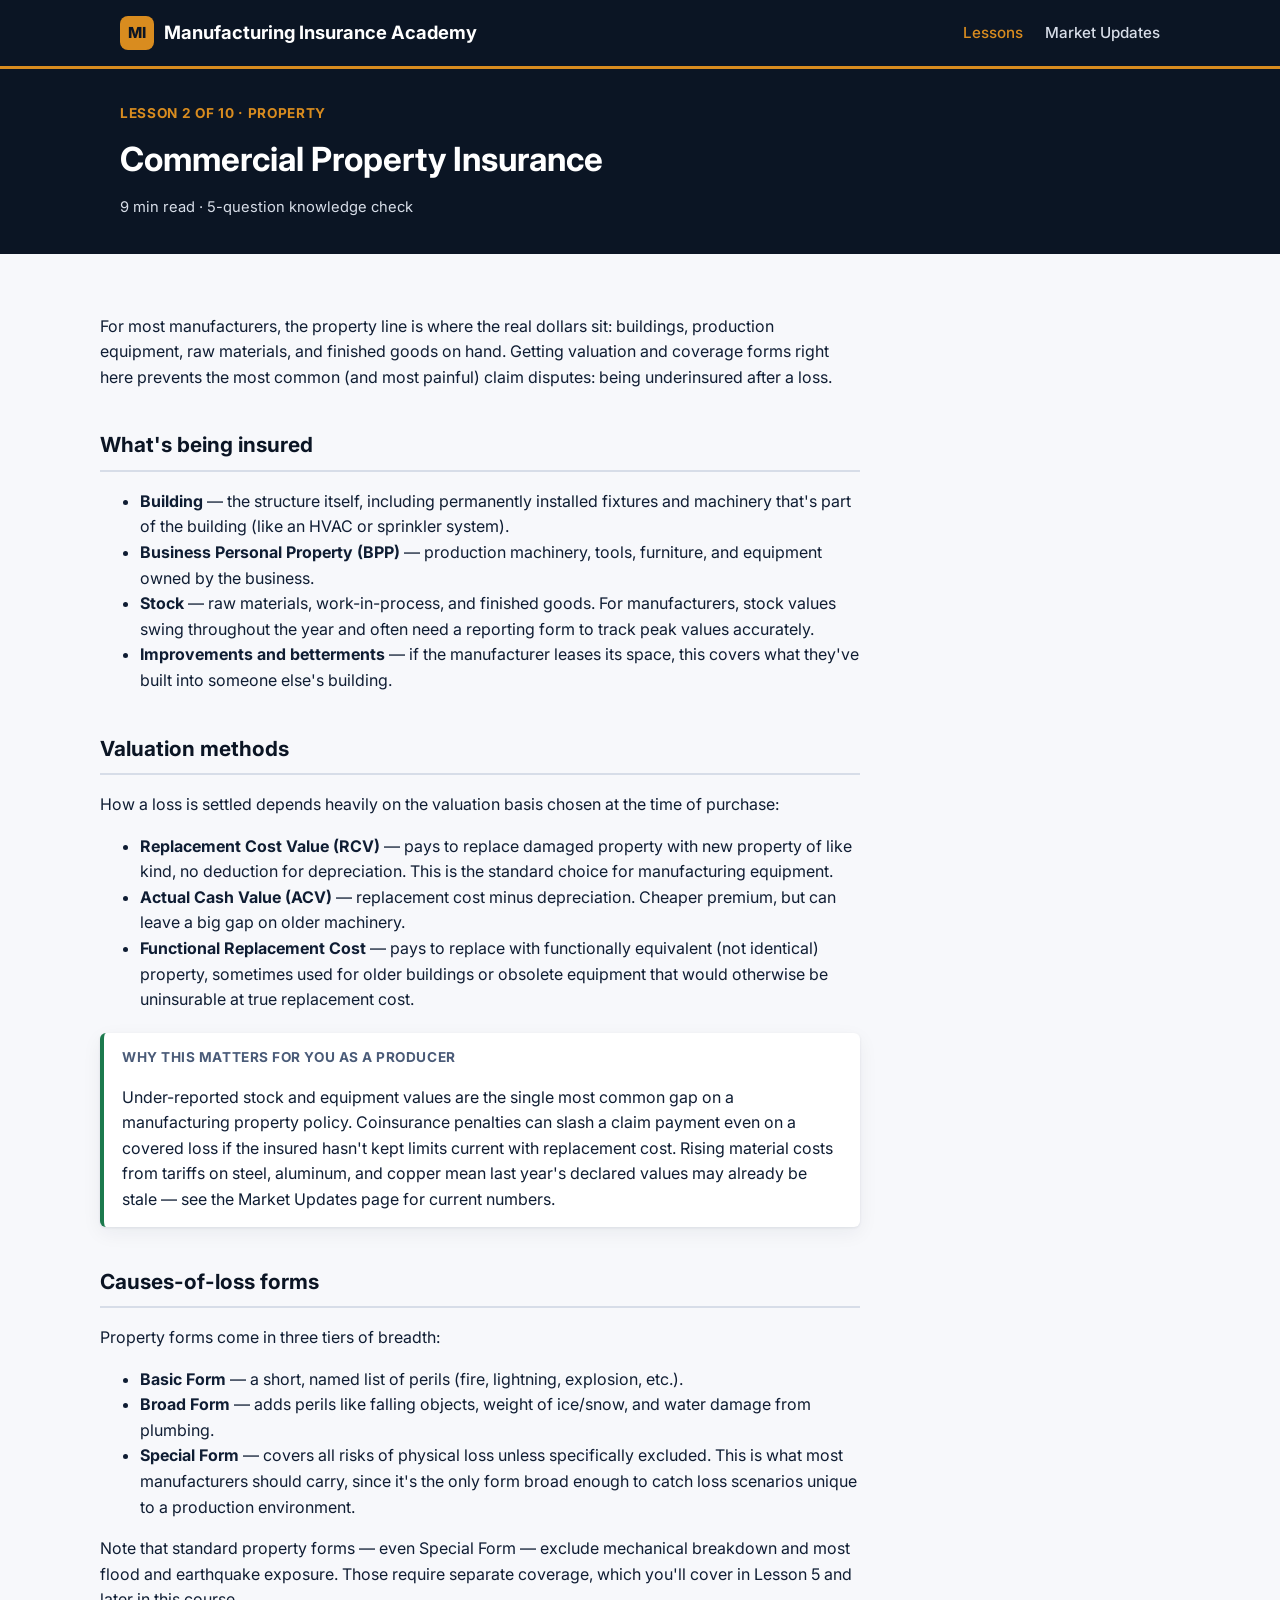
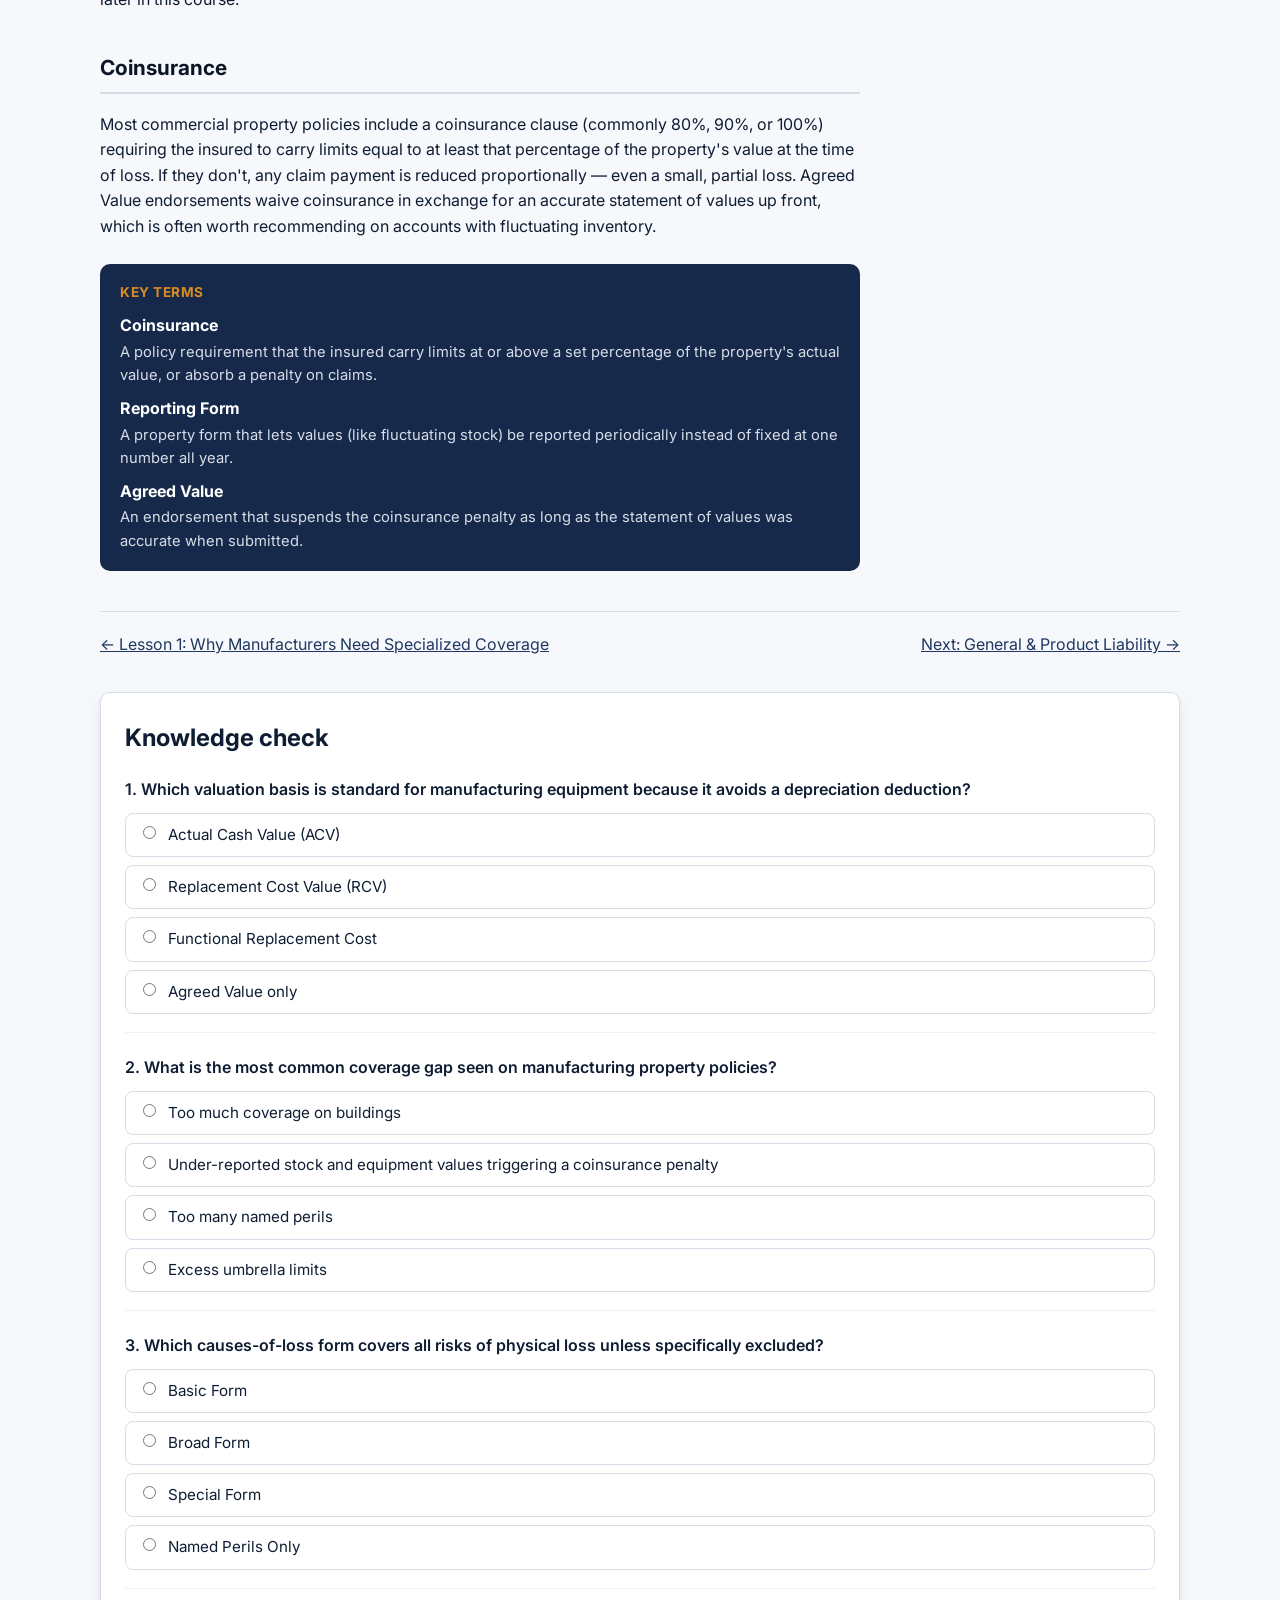
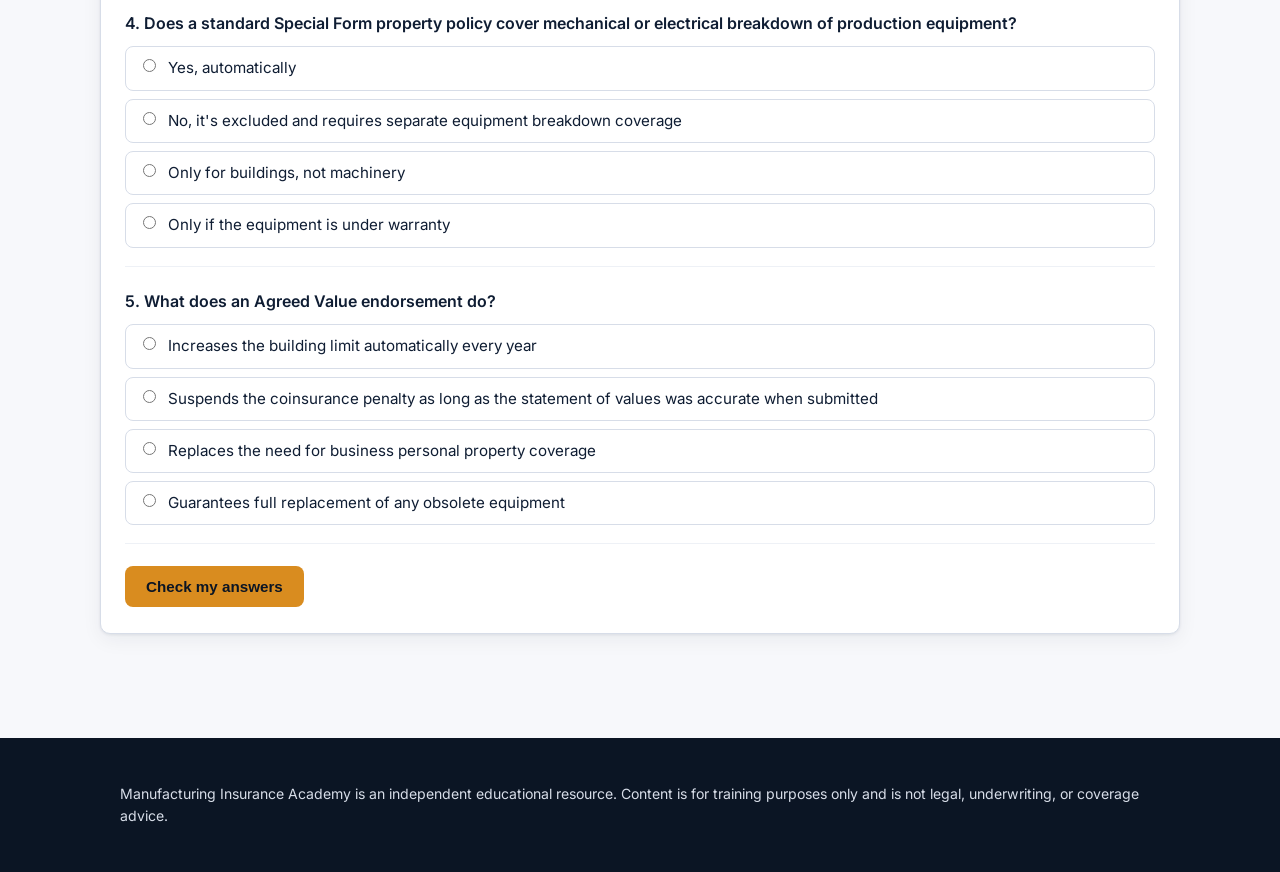
<file: lessons/02-property.html>
<!doctype html>
<html lang="en">
<head>
<meta charset="utf-8">
<meta name="viewport" content="width=device-width, initial-scale=1">
<link rel="icon" href="data:image/svg+xml,%3Csvg xmlns=%27http://www.w3.org/2000/svg%27 viewBox=%270 0 100 100%27%3E%3Ctext y=%27.9em%27 font-size=%2790%27%3E%F0%9F%8F%AD%3C/text%3E%3C/svg%3E">
<title>Lesson 2: Commercial Property Insurance &mdash; Manufacturing Insurance Academy</title>
<link rel="stylesheet" href="https://fonts.googleapis.com/css2?family=Inter:wght@400;500;600;700;800&display=swap">
<link rel="stylesheet" href="../assets/css/style.css">
</head>
<body>

<header class="site-header">
  <div class="container">
    <a class="brand" href="../index.html"><span class="brand-mark">MI</span>Manufacturing Insurance Academy</a>
    <nav class="site-nav"><ul>
      <li><a href="../index.html" class="active">Lessons</a></li>
      <li><a href="../market-updates.html">Market Updates</a></li>
    </ul></nav>
  </div>
</header>

<div class="lesson-header">
  <div class="container">
    <div class="eyebrow">Lesson 2 of 10 &middot; Property</div>
    <h1>Commercial Property Insurance</h1>
    <div class="meta">9 min read &middot; 5-question knowledge check</div>
  </div>
</div>

<main class="container section">
  <article class="lesson-body">
    <p>For most manufacturers, the property line is where the real dollars sit: buildings, production equipment, raw materials, and finished goods on hand. Getting valuation and coverage forms right here prevents the most common (and most painful) claim disputes: being underinsured after a loss.</p>

    <h2>What's being insured</h2>
    <ul>
      <li><strong>Building</strong> &mdash; the structure itself, including permanently installed fixtures and machinery that's part of the building (like an HVAC or sprinkler system).</li>
      <li><strong>Business Personal Property (BPP)</strong> &mdash; production machinery, tools, furniture, and equipment owned by the business.</li>
      <li><strong>Stock</strong> &mdash; raw materials, work-in-process, and finished goods. For manufacturers, stock values swing throughout the year and often need a reporting form to track peak values accurately.</li>
      <li><strong>Improvements and betterments</strong> &mdash; if the manufacturer leases its space, this covers what they've built into someone else's building.</li>
    </ul>

    <h2>Valuation methods</h2>
    <p>How a loss is settled depends heavily on the valuation basis chosen at the time of purchase:</p>
    <ul>
      <li><strong>Replacement Cost Value (RCV)</strong> &mdash; pays to replace damaged property with new property of like kind, no deduction for depreciation. This is the standard choice for manufacturing equipment.</li>
      <li><strong>Actual Cash Value (ACV)</strong> &mdash; replacement cost minus depreciation. Cheaper premium, but can leave a big gap on older machinery.</li>
      <li><strong>Functional Replacement Cost</strong> &mdash; pays to replace with functionally equivalent (not identical) property, sometimes used for older buildings or obsolete equipment that would otherwise be uninsurable at true replacement cost.</li>
    </ul>

    <div class="callout why-matters">
      <h4>Why this matters for you as a producer</h4>
      <p>Under-reported stock and equipment values are the single most common gap on a manufacturing property policy. Coinsurance penalties can slash a claim payment even on a covered loss if the insured hasn't kept limits current with replacement cost. Rising material costs from tariffs on steel, aluminum, and copper mean last year's declared values may already be stale &mdash; see the Market Updates page for current numbers.</p>
    </div>

    <h2>Causes-of-loss forms</h2>
    <p>Property forms come in three tiers of breadth:</p>
    <ul>
      <li><strong>Basic Form</strong> &mdash; a short, named list of perils (fire, lightning, explosion, etc.).</li>
      <li><strong>Broad Form</strong> &mdash; adds perils like falling objects, weight of ice/snow, and water damage from plumbing.</li>
      <li><strong>Special Form</strong> &mdash; covers all risks of physical loss unless specifically excluded. This is what most manufacturers should carry, since it's the only form broad enough to catch loss scenarios unique to a production environment.</li>
    </ul>
    <p>Note that standard property forms &mdash; even Special Form &mdash; exclude mechanical breakdown and most flood and earthquake exposure. Those require separate coverage, which you'll cover in Lesson 5 and later in this course.</p>

    <h2>Coinsurance</h2>
    <p>Most commercial property policies include a coinsurance clause (commonly 80%, 90%, or 100%) requiring the insured to carry limits equal to at least that percentage of the property's value at the time of loss. If they don't, any claim payment is reduced proportionally &mdash; even a small, partial loss. Agreed Value endorsements waive coinsurance in exchange for an accurate statement of values up front, which is often worth recommending on accounts with fluctuating inventory.</p>

    <div class="key-terms">
      <h4>Key terms</h4>
      <dl>
        <dt>Coinsurance</dt>
        <dd>A policy requirement that the insured carry limits at or above a set percentage of the property's actual value, or absorb a penalty on claims.</dd>
        <dt>Reporting Form</dt>
        <dd>A property form that lets values (like fluctuating stock) be reported periodically instead of fixed at one number all year.</dd>
        <dt>Agreed Value</dt>
        <dd>An endorsement that suspends the coinsurance penalty as long as the statement of values was accurate when submitted.</dd>
      </dl>
    </div>
  </article>

  <div class="lesson-nav">
    <a href="01-introduction.html">&larr; Lesson 1: Why Manufacturers Need Specialized Coverage</a>
    <a href="03-general-liability.html">Next: General &amp; Product Liability &rarr;</a>
  </div>

  <section class="quiz-section">
    <h2>Knowledge check</h2>
    <div id="quiz-container"></div>
  </section>
</main>

<footer class="site-footer">
  <div class="container">
    <p>Manufacturing Insurance Academy is an independent educational resource. Content is for training purposes only and is not legal, underwriting, or coverage advice.</p>
  </div>
</footer>

<script>
window.LESSON_ID = "lesson-02";
window.QUIZ_DATA = [
  {
    question: "Which valuation basis is standard for manufacturing equipment because it avoids a depreciation deduction?",
    options: ["Actual Cash Value (ACV)", "Replacement Cost Value (RCV)", "Functional Replacement Cost", "Agreed Value only"],
    correct: 1,
    explain: "RCV pays to replace damaged property with new property of like kind with no deduction for depreciation, making it the standard for production equipment."
  },
  {
    question: "What is the most common coverage gap seen on manufacturing property policies?",
    options: [
      "Too much coverage on buildings",
      "Under-reported stock and equipment values triggering a coinsurance penalty",
      "Too many named perils",
      "Excess umbrella limits"
    ],
    correct: 1,
    explain: "If declared values fall below the coinsurance requirement relative to actual value at time of loss, the insurer reduces the claim payment proportionally, even for a partial loss."
  },
  {
    question: "Which causes-of-loss form covers all risks of physical loss unless specifically excluded?",
    options: ["Basic Form", "Broad Form", "Special Form", "Named Perils Only"],
    correct: 2,
    explain: "Special Form is the broadest standard property form, covering all risks of direct physical loss except what's specifically excluded &mdash; the recommended baseline for most manufacturers."
  },
  {
    question: "Does a standard Special Form property policy cover mechanical or electrical breakdown of production equipment?",
    options: ["Yes, automatically", "No, it's excluded and requires separate equipment breakdown coverage", "Only for buildings, not machinery", "Only if the equipment is under warranty"],
    correct: 1,
    explain: "Even Special Form policies exclude mechanical breakdown, which is why manufacturers need a separate equipment breakdown policy or endorsement, covered in Lesson 5."
  },
  {
    question: "What does an Agreed Value endorsement do?",
    options: [
      "Increases the building limit automatically every year",
      "Suspends the coinsurance penalty as long as the statement of values was accurate when submitted",
      "Replaces the need for business personal property coverage",
      "Guarantees full replacement of any obsolete equipment"
    ],
    correct: 1,
    explain: "Agreed Value waives the coinsurance clause in exchange for an accurate, up-front statement of values, protecting the insured from a coinsurance penalty even if property values later shift."
  }
];
</script>
<script src="../assets/js/storage.js"></script>
<script src="../assets/js/quiz.js"></script>
</body>
</html>
</file>
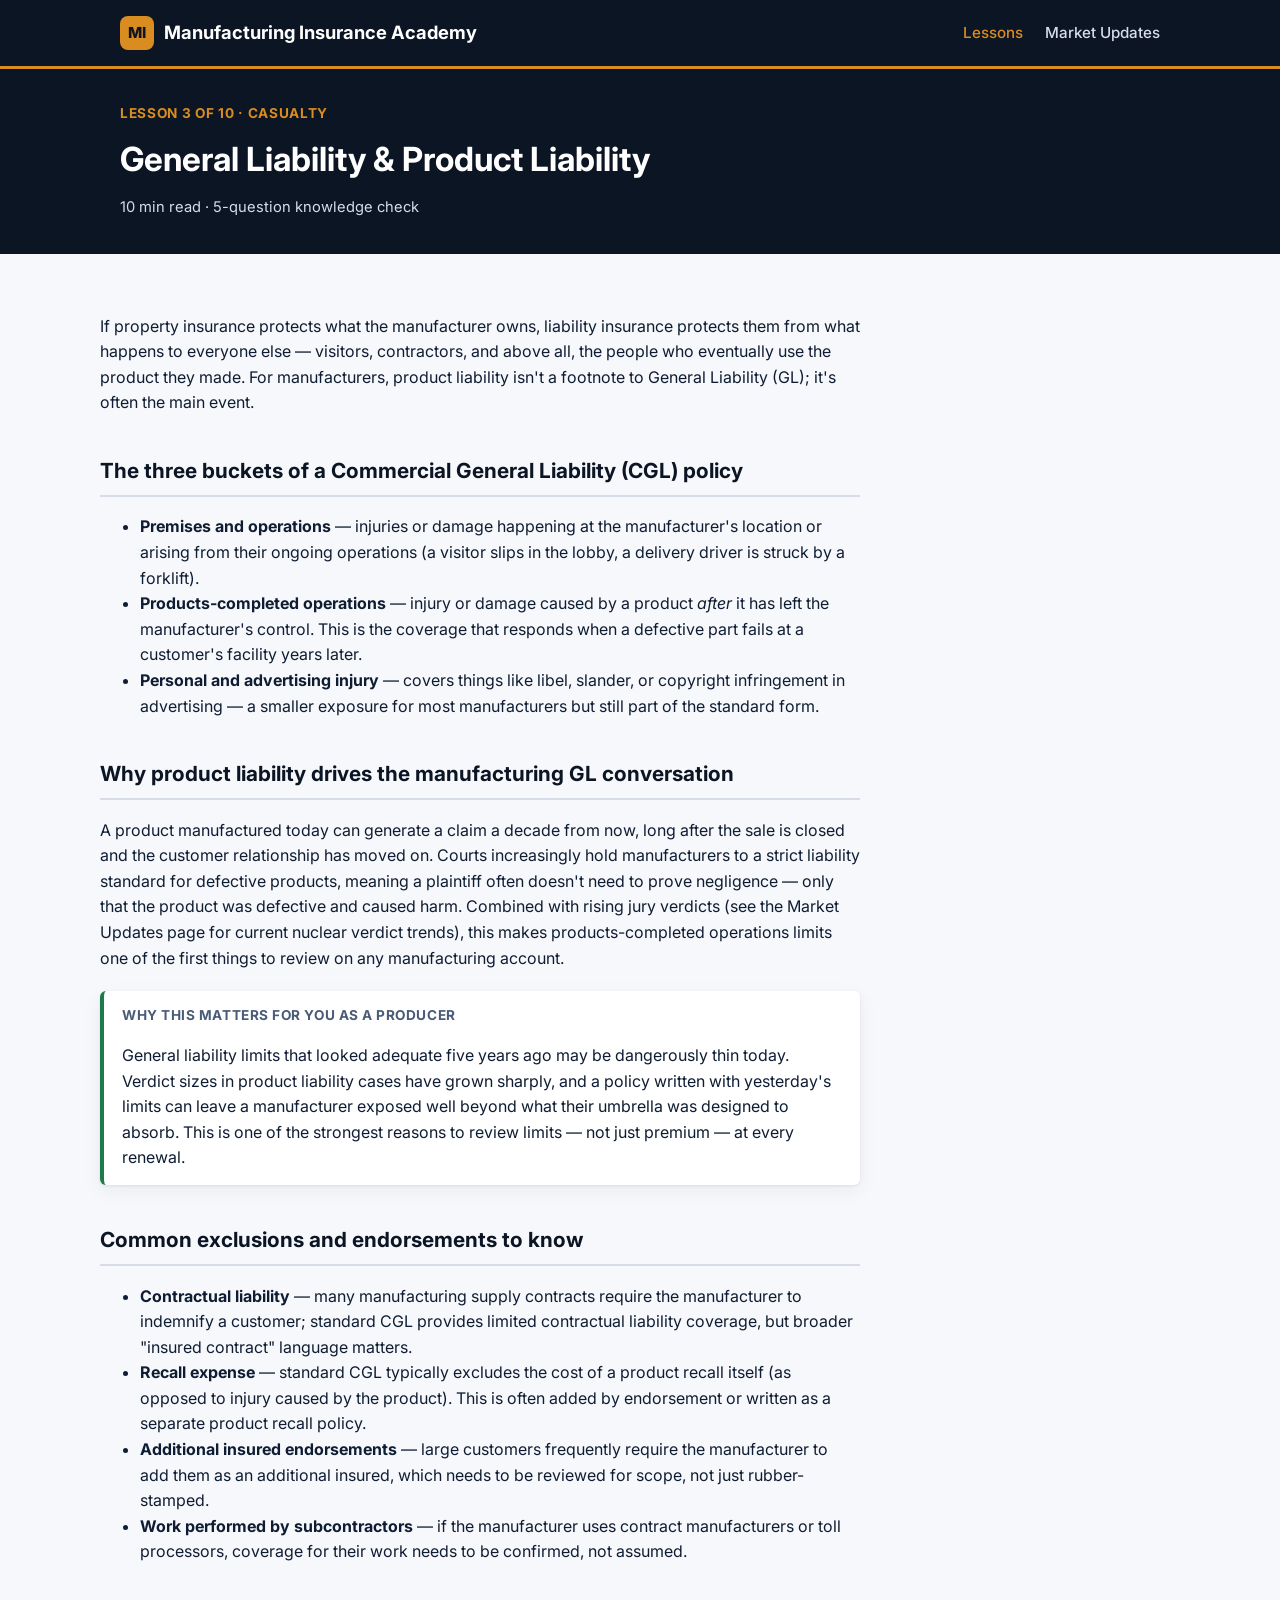
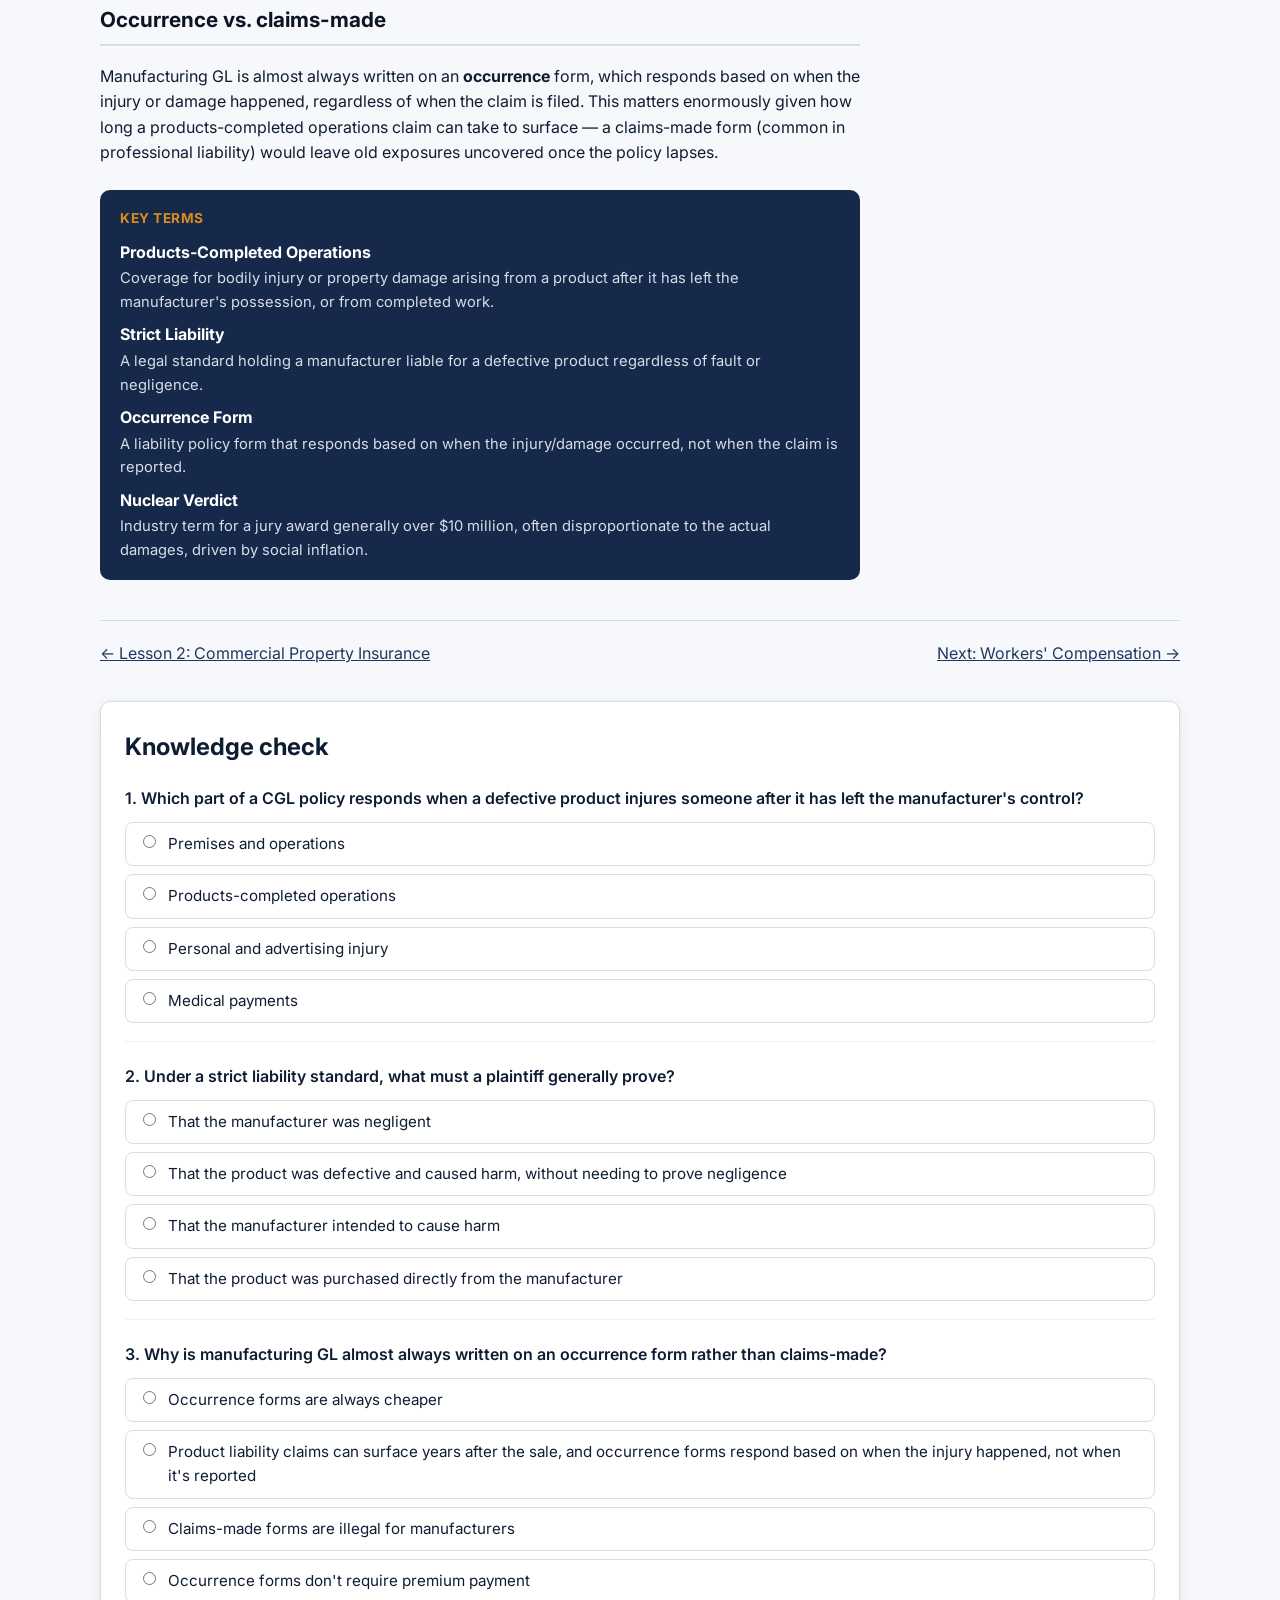
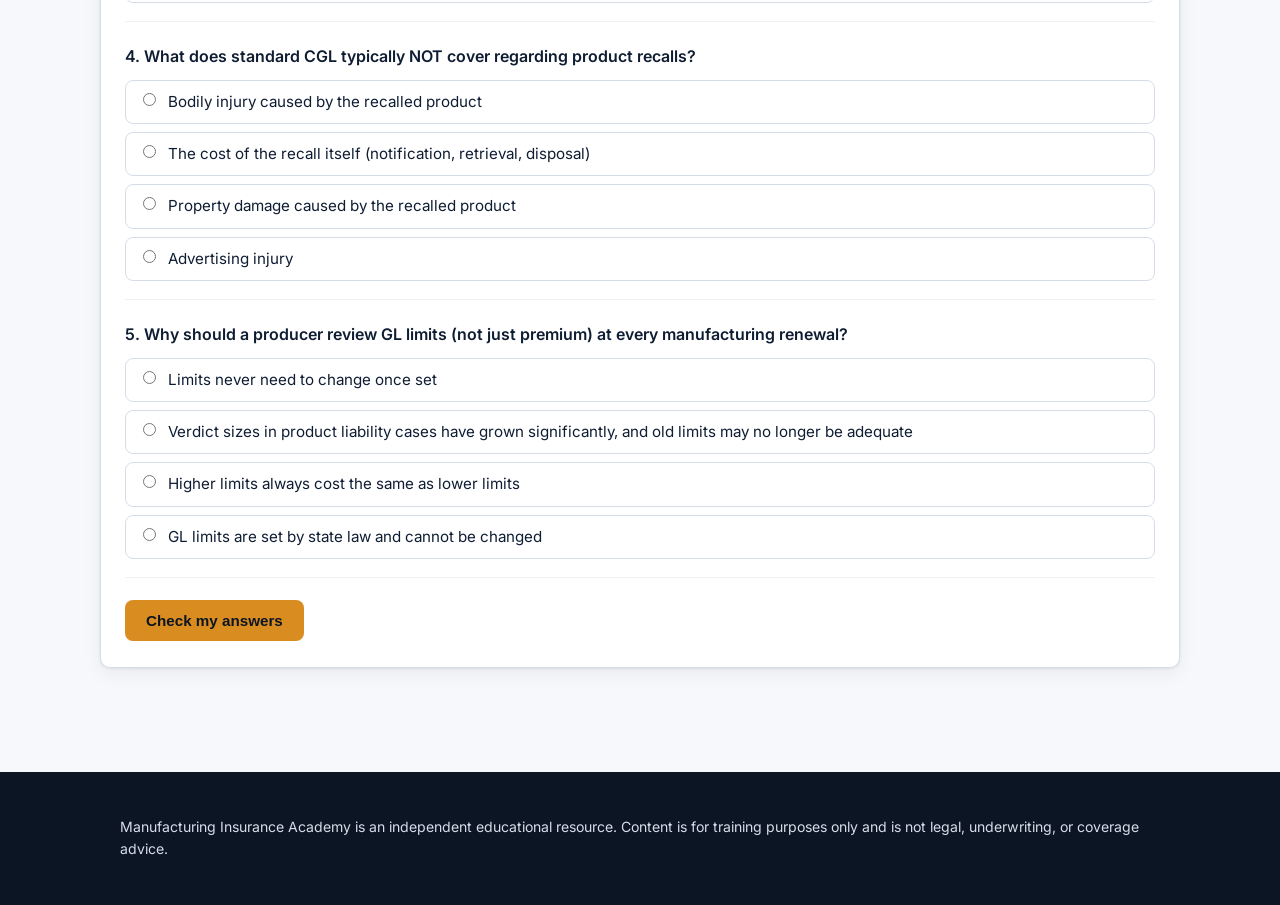
<file: lessons/03-general-liability.html>
<!doctype html>
<html lang="en">
<head>
<meta charset="utf-8">
<meta name="viewport" content="width=device-width, initial-scale=1">
<link rel="icon" href="data:image/svg+xml,%3Csvg xmlns=%27http://www.w3.org/2000/svg%27 viewBox=%270 0 100 100%27%3E%3Ctext y=%27.9em%27 font-size=%2790%27%3E%F0%9F%8F%AD%3C/text%3E%3C/svg%3E">
<title>Lesson 3: General &amp; Product Liability &mdash; Manufacturing Insurance Academy</title>
<link rel="stylesheet" href="https://fonts.googleapis.com/css2?family=Inter:wght@400;500;600;700;800&display=swap">
<link rel="stylesheet" href="../assets/css/style.css">
</head>
<body>

<header class="site-header">
  <div class="container">
    <a class="brand" href="../index.html"><span class="brand-mark">MI</span>Manufacturing Insurance Academy</a>
    <nav class="site-nav"><ul>
      <li><a href="../index.html" class="active">Lessons</a></li>
      <li><a href="../market-updates.html">Market Updates</a></li>
    </ul></nav>
  </div>
</header>

<div class="lesson-header">
  <div class="container">
    <div class="eyebrow">Lesson 3 of 10 &middot; Casualty</div>
    <h1>General Liability &amp; Product Liability</h1>
    <div class="meta">10 min read &middot; 5-question knowledge check</div>
  </div>
</div>

<main class="container section">
  <article class="lesson-body">
    <p>If property insurance protects what the manufacturer owns, liability insurance protects them from what happens to everyone else &mdash; visitors, contractors, and above all, the people who eventually use the product they made. For manufacturers, product liability isn't a footnote to General Liability (GL); it's often the main event.</p>

    <h2>The three buckets of a Commercial General Liability (CGL) policy</h2>
    <ul>
      <li><strong>Premises and operations</strong> &mdash; injuries or damage happening at the manufacturer's location or arising from their ongoing operations (a visitor slips in the lobby, a delivery driver is struck by a forklift).</li>
      <li><strong>Products-completed operations</strong> &mdash; injury or damage caused by a product <em>after</em> it has left the manufacturer's control. This is the coverage that responds when a defective part fails at a customer's facility years later.</li>
      <li><strong>Personal and advertising injury</strong> &mdash; covers things like libel, slander, or copyright infringement in advertising &mdash; a smaller exposure for most manufacturers but still part of the standard form.</li>
    </ul>

    <h2>Why product liability drives the manufacturing GL conversation</h2>
    <p>A product manufactured today can generate a claim a decade from now, long after the sale is closed and the customer relationship has moved on. Courts increasingly hold manufacturers to a strict liability standard for defective products, meaning a plaintiff often doesn't need to prove negligence &mdash; only that the product was defective and caused harm. Combined with rising jury verdicts (see the Market Updates page for current nuclear verdict trends), this makes products-completed operations limits one of the first things to review on any manufacturing account.</p>

    <div class="callout why-matters">
      <h4>Why this matters for you as a producer</h4>
      <p>General liability limits that looked adequate five years ago may be dangerously thin today. Verdict sizes in product liability cases have grown sharply, and a policy written with yesterday's limits can leave a manufacturer exposed well beyond what their umbrella was designed to absorb. This is one of the strongest reasons to review limits &mdash; not just premium &mdash; at every renewal.</p>
    </div>

    <h2>Common exclusions and endorsements to know</h2>
    <ul>
      <li><strong>Contractual liability</strong> &mdash; many manufacturing supply contracts require the manufacturer to indemnify a customer; standard CGL provides limited contractual liability coverage, but broader "insured contract" language matters.</li>
      <li><strong>Recall expense</strong> &mdash; standard CGL typically excludes the cost of a product recall itself (as opposed to injury caused by the product). This is often added by endorsement or written as a separate product recall policy.</li>
      <li><strong>Additional insured endorsements</strong> &mdash; large customers frequently require the manufacturer to add them as an additional insured, which needs to be reviewed for scope, not just rubber-stamped.</li>
      <li><strong>Work performed by subcontractors</strong> &mdash; if the manufacturer uses contract manufacturers or toll processors, coverage for their work needs to be confirmed, not assumed.</li>
    </ul>

    <h2>Occurrence vs. claims-made</h2>
    <p>Manufacturing GL is almost always written on an <strong>occurrence</strong> form, which responds based on when the injury or damage happened, regardless of when the claim is filed. This matters enormously given how long a products-completed operations claim can take to surface &mdash; a claims-made form (common in professional liability) would leave old exposures uncovered once the policy lapses.</p>

    <div class="key-terms">
      <h4>Key terms</h4>
      <dl>
        <dt>Products-Completed Operations</dt>
        <dd>Coverage for bodily injury or property damage arising from a product after it has left the manufacturer's possession, or from completed work.</dd>
        <dt>Strict Liability</dt>
        <dd>A legal standard holding a manufacturer liable for a defective product regardless of fault or negligence.</dd>
        <dt>Occurrence Form</dt>
        <dd>A liability policy form that responds based on when the injury/damage occurred, not when the claim is reported.</dd>
        <dt>Nuclear Verdict</dt>
        <dd>Industry term for a jury award generally over $10 million, often disproportionate to the actual damages, driven by social inflation.</dd>
      </dl>
    </div>
  </article>

  <div class="lesson-nav">
    <a href="02-property.html">&larr; Lesson 2: Commercial Property Insurance</a>
    <a href="04-workers-comp.html">Next: Workers' Compensation &rarr;</a>
  </div>

  <section class="quiz-section">
    <h2>Knowledge check</h2>
    <div id="quiz-container"></div>
  </section>
</main>

<footer class="site-footer">
  <div class="container">
    <p>Manufacturing Insurance Academy is an independent educational resource. Content is for training purposes only and is not legal, underwriting, or coverage advice.</p>
  </div>
</footer>

<script>
window.LESSON_ID = "lesson-03";
window.QUIZ_DATA = [
  {
    question: "Which part of a CGL policy responds when a defective product injures someone after it has left the manufacturer's control?",
    options: ["Premises and operations", "Products-completed operations", "Personal and advertising injury", "Medical payments"],
    correct: 1,
    explain: "Products-completed operations specifically covers injury or damage caused by a product once it is out of the manufacturer's possession and in commerce."
  },
  {
    question: "Under a strict liability standard, what must a plaintiff generally prove?",
    options: [
      "That the manufacturer was negligent",
      "That the product was defective and caused harm, without needing to prove negligence",
      "That the manufacturer intended to cause harm",
      "That the product was purchased directly from the manufacturer"
    ],
    correct: 1,
    explain: "Strict liability holds a manufacturer responsible for a defective product's harm without requiring proof of negligence, which is a major reason product liability limits matter so much."
  },
  {
    question: "Why is manufacturing GL almost always written on an occurrence form rather than claims-made?",
    options: [
      "Occurrence forms are always cheaper",
      "Product liability claims can surface years after the sale, and occurrence forms respond based on when the injury happened, not when it's reported",
      "Claims-made forms are illegal for manufacturers",
      "Occurrence forms don't require premium payment"
    ],
    correct: 1,
    explain: "Because a defective product can cause harm long after it left the plant, an occurrence form is essential so coverage isn't lost just because the policy has since lapsed or changed carriers."
  },
  {
    question: "What does standard CGL typically NOT cover regarding product recalls?",
    options: [
      "Bodily injury caused by the recalled product",
      "The cost of the recall itself (notification, retrieval, disposal)",
      "Property damage caused by the recalled product",
      "Advertising injury"
    ],
    correct: 1,
    explain: "The direct cost of conducting a recall is typically excluded from standard CGL and needs to be added by endorsement or purchased as separate product recall coverage."
  },
  {
    question: "Why should a producer review GL limits (not just premium) at every manufacturing renewal?",
    options: [
      "Limits never need to change once set",
      "Verdict sizes in product liability cases have grown significantly, and old limits may no longer be adequate",
      "Higher limits always cost the same as lower limits",
      "GL limits are set by state law and cannot be changed"
    ],
    correct: 1,
    explain: "Rising nuclear verdicts mean limits that were adequate several years ago may now leave a manufacturer significantly underinsured for a single large claim."
  }
];
</script>
<script src="../assets/js/storage.js"></script>
<script src="../assets/js/quiz.js"></script>
</body>
</html>
</file>
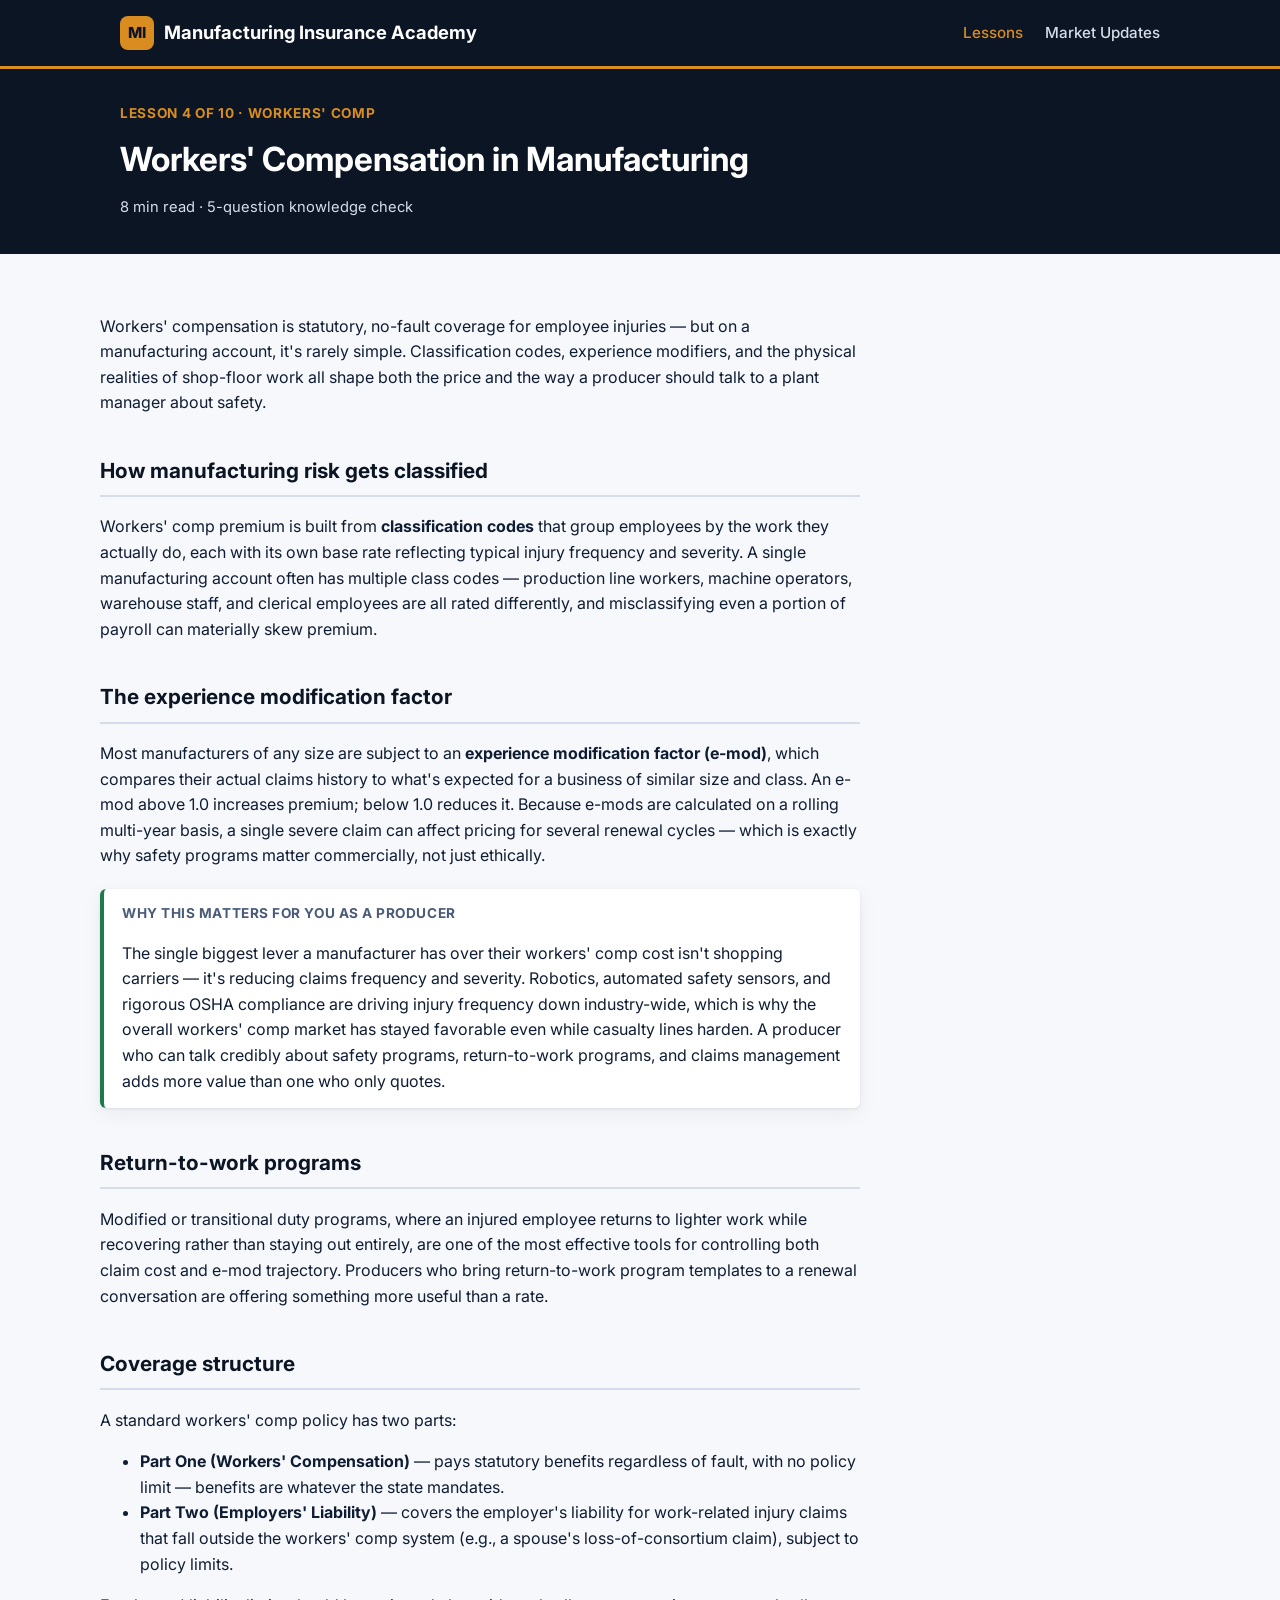
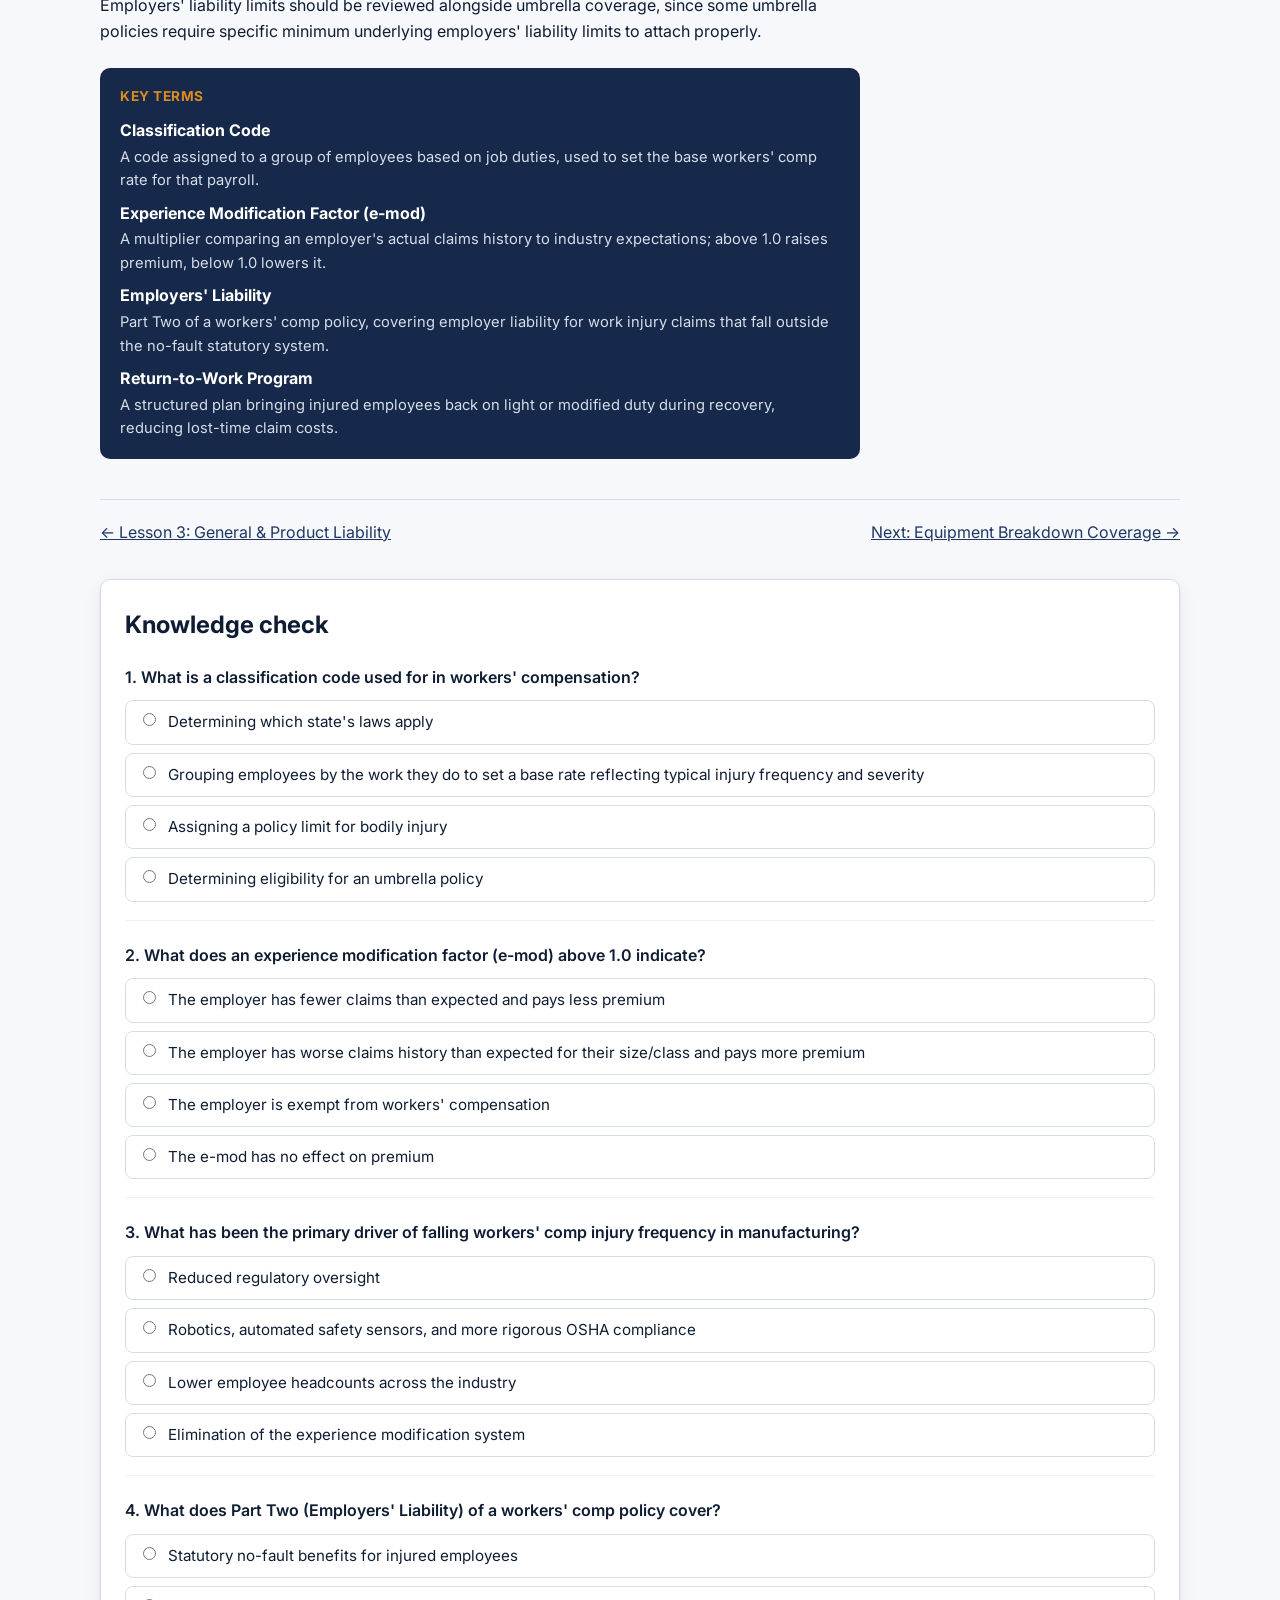
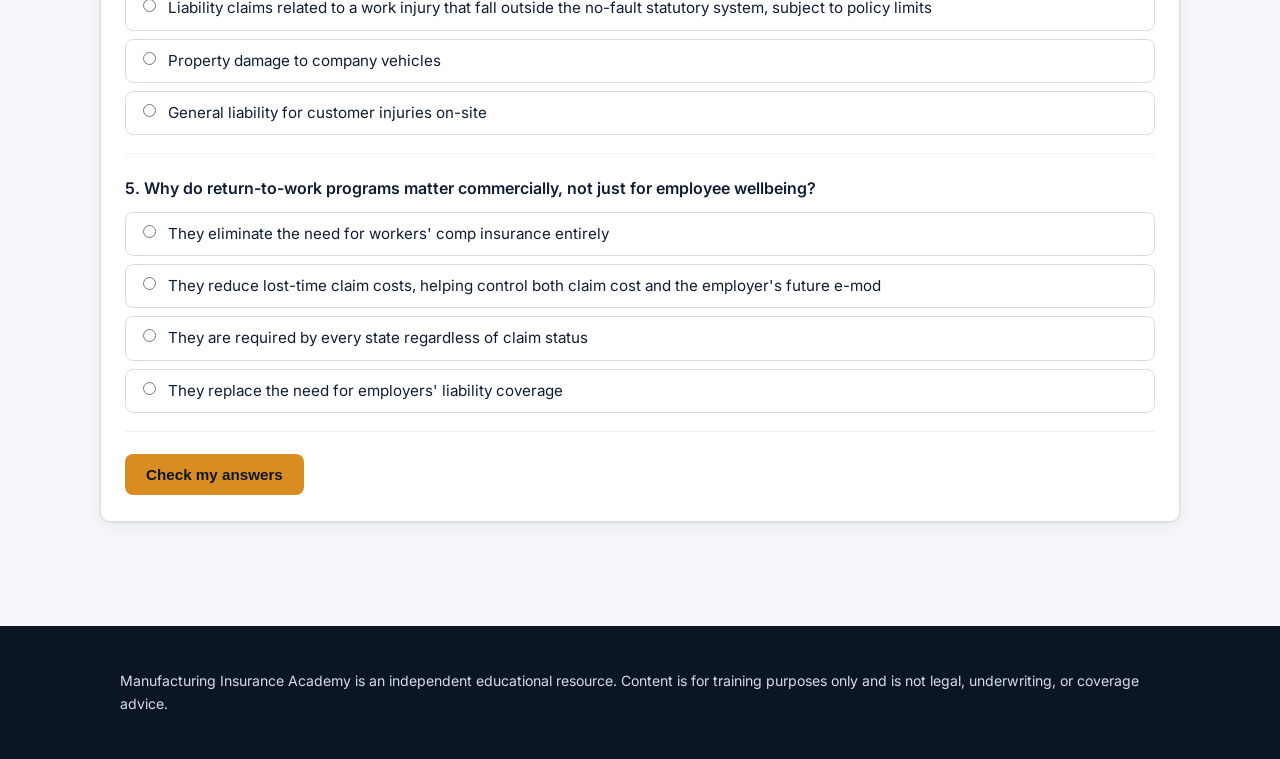
<file: lessons/04-workers-comp.html>
<!doctype html>
<html lang="en">
<head>
<meta charset="utf-8">
<meta name="viewport" content="width=device-width, initial-scale=1">
<link rel="icon" href="data:image/svg+xml,%3Csvg xmlns=%27http://www.w3.org/2000/svg%27 viewBox=%270 0 100 100%27%3E%3Ctext y=%27.9em%27 font-size=%2790%27%3E%F0%9F%8F%AD%3C/text%3E%3C/svg%3E">
<title>Lesson 4: Workers' Compensation in Manufacturing &mdash; Manufacturing Insurance Academy</title>
<link rel="stylesheet" href="https://fonts.googleapis.com/css2?family=Inter:wght@400;500;600;700;800&display=swap">
<link rel="stylesheet" href="../assets/css/style.css">
</head>
<body>

<header class="site-header">
  <div class="container">
    <a class="brand" href="../index.html"><span class="brand-mark">MI</span>Manufacturing Insurance Academy</a>
    <nav class="site-nav"><ul>
      <li><a href="../index.html" class="active">Lessons</a></li>
      <li><a href="../market-updates.html">Market Updates</a></li>
    </ul></nav>
  </div>
</header>

<div class="lesson-header">
  <div class="container">
    <div class="eyebrow">Lesson 4 of 10 &middot; Workers' Comp</div>
    <h1>Workers' Compensation in Manufacturing</h1>
    <div class="meta">8 min read &middot; 5-question knowledge check</div>
  </div>
</div>

<main class="container section">
  <article class="lesson-body">
    <p>Workers' compensation is statutory, no-fault coverage for employee injuries &mdash; but on a manufacturing account, it's rarely simple. Classification codes, experience modifiers, and the physical realities of shop-floor work all shape both the price and the way a producer should talk to a plant manager about safety.</p>

    <h2>How manufacturing risk gets classified</h2>
    <p>Workers' comp premium is built from <strong>classification codes</strong> that group employees by the work they actually do, each with its own base rate reflecting typical injury frequency and severity. A single manufacturing account often has multiple class codes &mdash; production line workers, machine operators, warehouse staff, and clerical employees are all rated differently, and misclassifying even a portion of payroll can materially skew premium.</p>

    <h2>The experience modification factor</h2>
    <p>Most manufacturers of any size are subject to an <strong>experience modification factor (e-mod)</strong>, which compares their actual claims history to what's expected for a business of similar size and class. An e-mod above 1.0 increases premium; below 1.0 reduces it. Because e-mods are calculated on a rolling multi-year basis, a single severe claim can affect pricing for several renewal cycles &mdash; which is exactly why safety programs matter commercially, not just ethically.</p>

    <div class="callout why-matters">
      <h4>Why this matters for you as a producer</h4>
      <p>The single biggest lever a manufacturer has over their workers' comp cost isn't shopping carriers &mdash; it's reducing claims frequency and severity. Robotics, automated safety sensors, and rigorous OSHA compliance are driving injury frequency down industry-wide, which is why the overall workers' comp market has stayed favorable even while casualty lines harden. A producer who can talk credibly about safety programs, return-to-work programs, and claims management adds more value than one who only quotes.</p>
    </div>

    <h2>Return-to-work programs</h2>
    <p>Modified or transitional duty programs, where an injured employee returns to lighter work while recovering rather than staying out entirely, are one of the most effective tools for controlling both claim cost and e-mod trajectory. Producers who bring return-to-work program templates to a renewal conversation are offering something more useful than a rate.</p>

    <h2>Coverage structure</h2>
    <p>A standard workers' comp policy has two parts:</p>
    <ul>
      <li><strong>Part One (Workers' Compensation)</strong> &mdash; pays statutory benefits regardless of fault, with no policy limit &mdash; benefits are whatever the state mandates.</li>
      <li><strong>Part Two (Employers' Liability)</strong> &mdash; covers the employer's liability for work-related injury claims that fall outside the workers' comp system (e.g., a spouse's loss-of-consortium claim), subject to policy limits.</li>
    </ul>
    <p>Employers' liability limits should be reviewed alongside umbrella coverage, since some umbrella policies require specific minimum underlying employers' liability limits to attach properly.</p>

    <div class="key-terms">
      <h4>Key terms</h4>
      <dl>
        <dt>Classification Code</dt>
        <dd>A code assigned to a group of employees based on job duties, used to set the base workers' comp rate for that payroll.</dd>
        <dt>Experience Modification Factor (e-mod)</dt>
        <dd>A multiplier comparing an employer's actual claims history to industry expectations; above 1.0 raises premium, below 1.0 lowers it.</dd>
        <dt>Employers' Liability</dt>
        <dd>Part Two of a workers' comp policy, covering employer liability for work injury claims that fall outside the no-fault statutory system.</dd>
        <dt>Return-to-Work Program</dt>
        <dd>A structured plan bringing injured employees back on light or modified duty during recovery, reducing lost-time claim costs.</dd>
      </dl>
    </div>
  </article>

  <div class="lesson-nav">
    <a href="03-general-liability.html">&larr; Lesson 3: General &amp; Product Liability</a>
    <a href="05-equipment-breakdown.html">Next: Equipment Breakdown Coverage &rarr;</a>
  </div>

  <section class="quiz-section">
    <h2>Knowledge check</h2>
    <div id="quiz-container"></div>
  </section>
</main>

<footer class="site-footer">
  <div class="container">
    <p>Manufacturing Insurance Academy is an independent educational resource. Content is for training purposes only and is not legal, underwriting, or coverage advice.</p>
  </div>
</footer>

<script>
window.LESSON_ID = "lesson-04";
window.QUIZ_DATA = [
  {
    question: "What is a classification code used for in workers' compensation?",
    options: [
      "Determining which state's laws apply",
      "Grouping employees by the work they do to set a base rate reflecting typical injury frequency and severity",
      "Assigning a policy limit for bodily injury",
      "Determining eligibility for an umbrella policy"
    ],
    correct: 1,
    explain: "Class codes rate different jobs (e.g., machine operators vs. clerical staff) separately since their injury risk differs significantly."
  },
  {
    question: "What does an experience modification factor (e-mod) above 1.0 indicate?",
    options: [
      "The employer has fewer claims than expected and pays less premium",
      "The employer has worse claims history than expected for their size/class and pays more premium",
      "The employer is exempt from workers' compensation",
      "The e-mod has no effect on premium"
    ],
    correct: 1,
    explain: "An e-mod above 1.0 means actual claims experience is worse than expected for a similar business, increasing premium; below 1.0 reduces it."
  },
  {
    question: "What has been the primary driver of falling workers' comp injury frequency in manufacturing?",
    options: [
      "Reduced regulatory oversight",
      "Robotics, automated safety sensors, and more rigorous OSHA compliance",
      "Lower employee headcounts across the industry",
      "Elimination of the experience modification system"
    ],
    correct: 1,
    explain: "Advances in automation and safety technology, combined with stronger OSHA compliance, have driven down injury frequency across manufacturing even as claim complexity rises."
  },
  {
    question: "What does Part Two (Employers' Liability) of a workers' comp policy cover?",
    options: [
      "Statutory no-fault benefits for injured employees",
      "Liability claims related to a work injury that fall outside the no-fault statutory system, subject to policy limits",
      "Property damage to company vehicles",
      "General liability for customer injuries on-site"
    ],
    correct: 1,
    explain: "Part One pays unlimited statutory benefits; Part Two (Employers' Liability) covers related claims outside that no-fault system, like a loss-of-consortium suit, subject to a policy limit."
  },
  {
    question: "Why do return-to-work programs matter commercially, not just for employee wellbeing?",
    options: [
      "They eliminate the need for workers' comp insurance entirely",
      "They reduce lost-time claim costs, helping control both claim cost and the employer's future e-mod",
      "They are required by every state regardless of claim status",
      "They replace the need for employers' liability coverage"
    ],
    correct: 1,
    explain: "Bringing injured employees back on modified duty reduces lost-time costs, which helps control both the immediate claim cost and the multi-year e-mod trajectory."
  }
];
</script>
<script src="../assets/js/storage.js"></script>
<script src="../assets/js/quiz.js"></script>
</body>
</html>
</file>
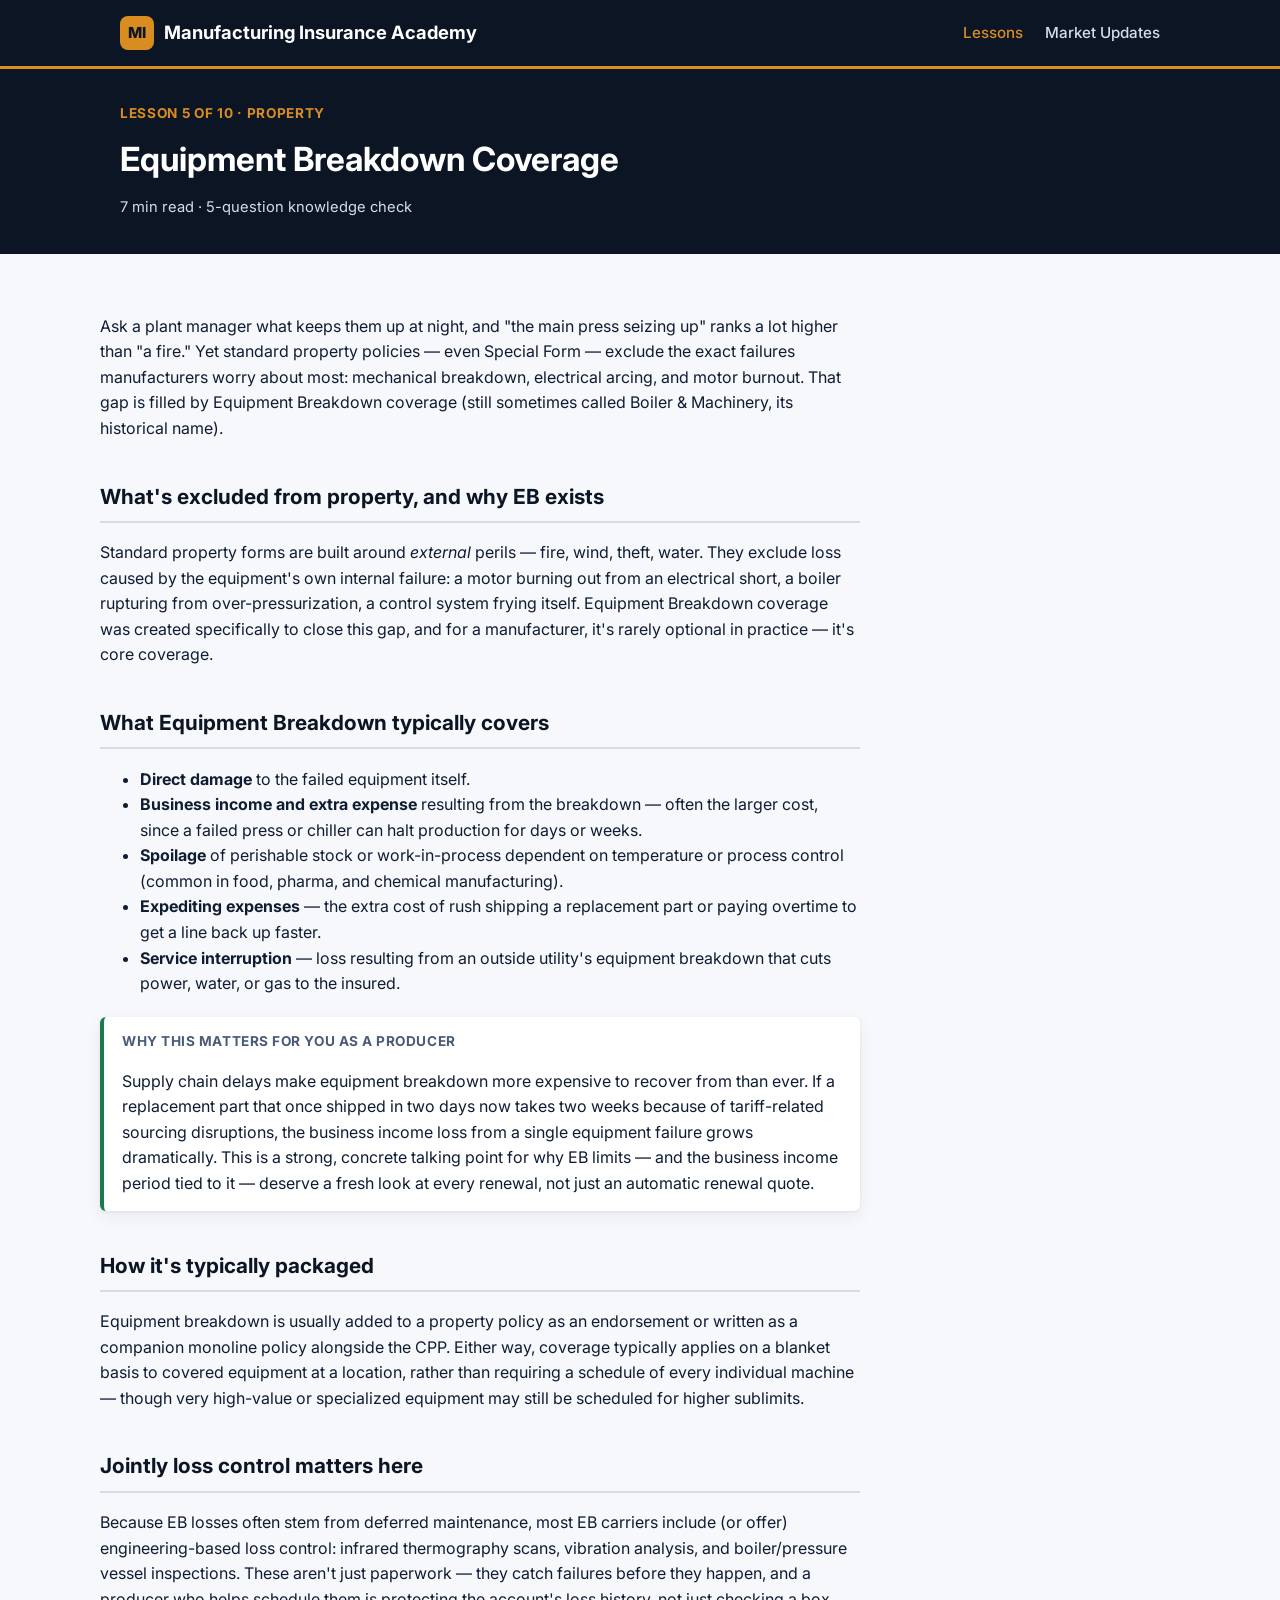
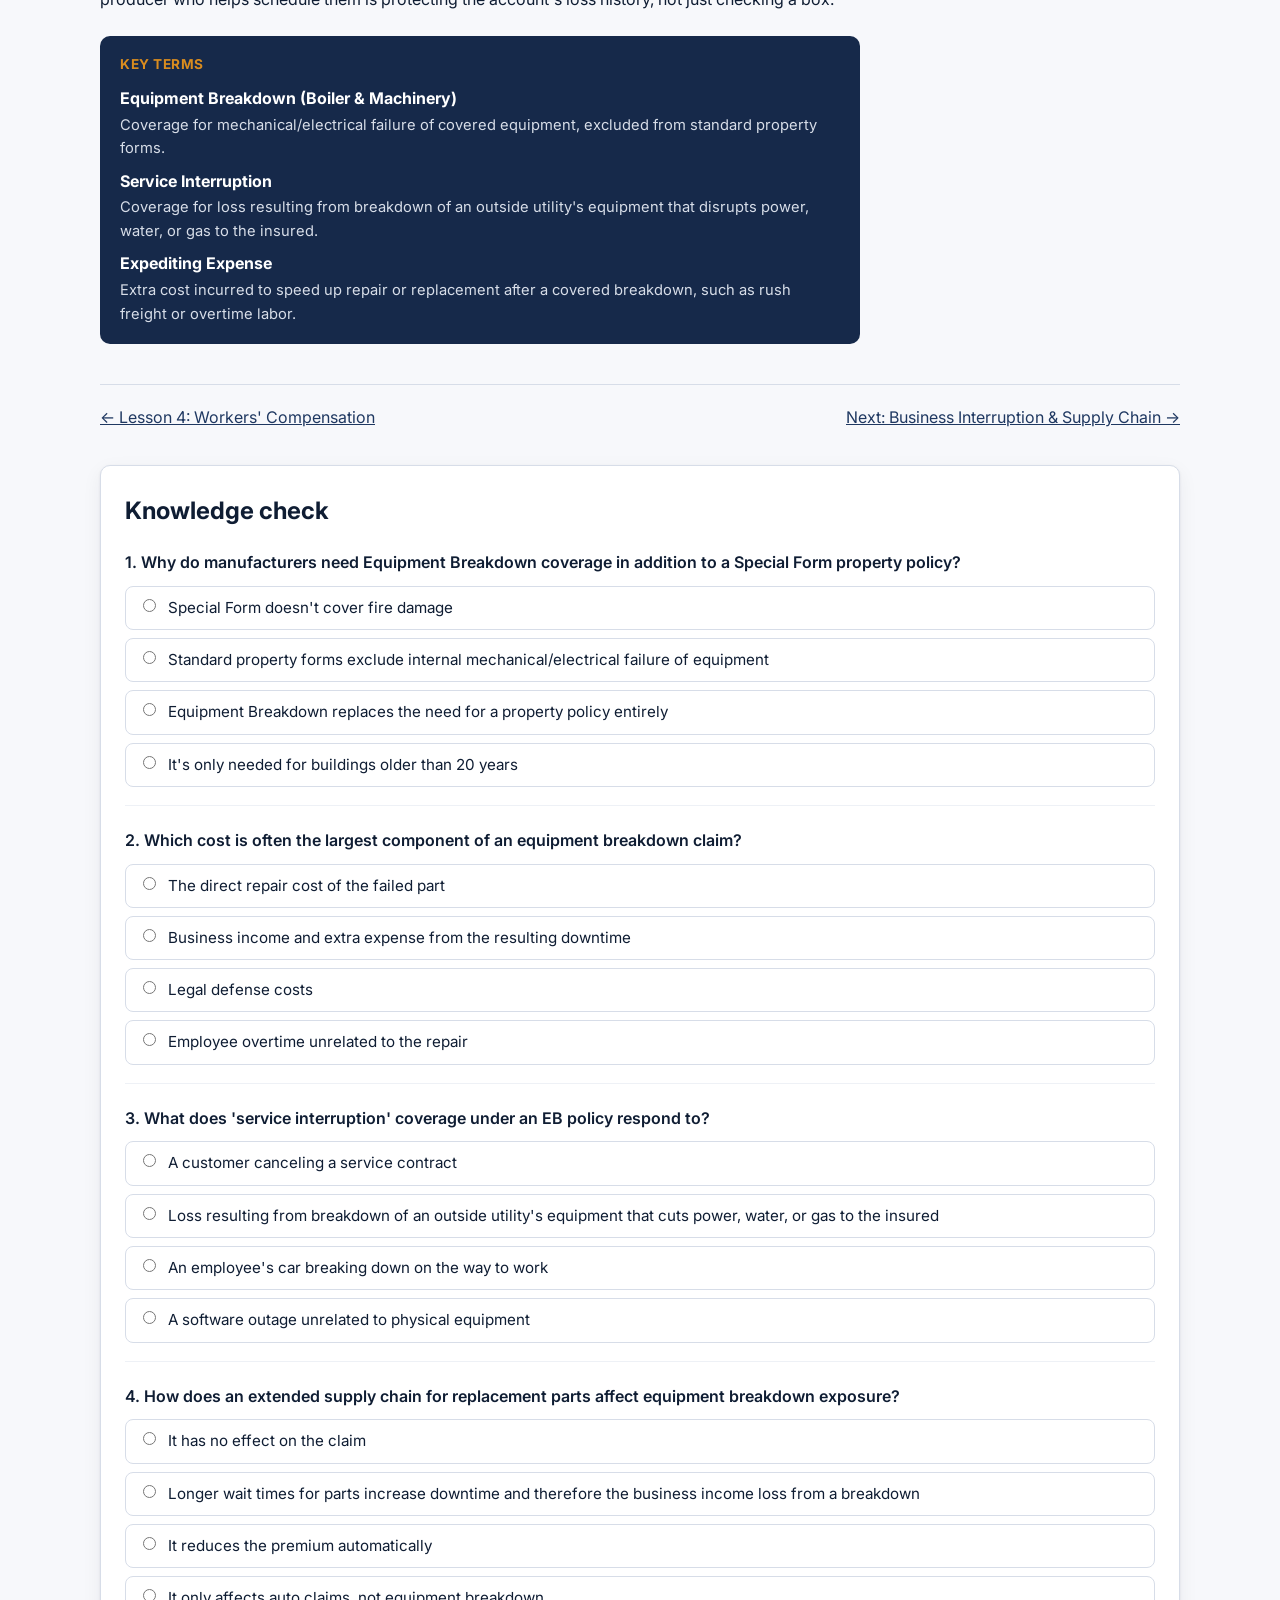
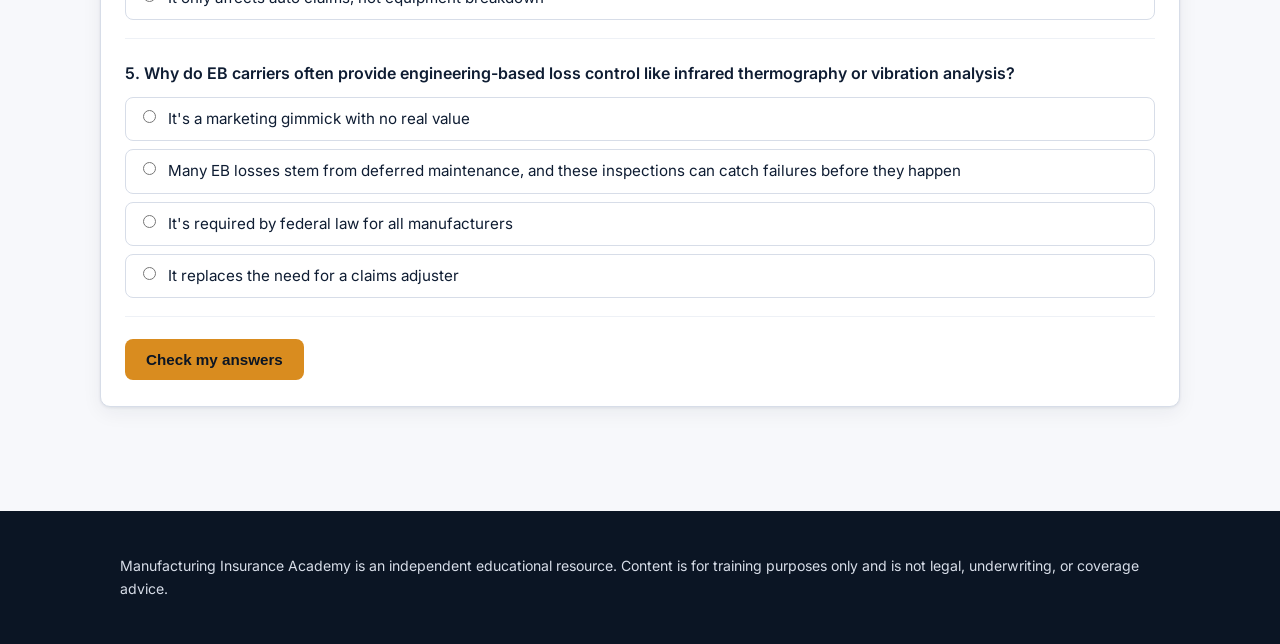
<file: lessons/05-equipment-breakdown.html>
<!doctype html>
<html lang="en">
<head>
<meta charset="utf-8">
<meta name="viewport" content="width=device-width, initial-scale=1">
<link rel="icon" href="data:image/svg+xml,%3Csvg xmlns=%27http://www.w3.org/2000/svg%27 viewBox=%270 0 100 100%27%3E%3Ctext y=%27.9em%27 font-size=%2790%27%3E%F0%9F%8F%AD%3C/text%3E%3C/svg%3E">
<title>Lesson 5: Equipment Breakdown Coverage &mdash; Manufacturing Insurance Academy</title>
<link rel="stylesheet" href="https://fonts.googleapis.com/css2?family=Inter:wght@400;500;600;700;800&display=swap">
<link rel="stylesheet" href="../assets/css/style.css">
</head>
<body>

<header class="site-header">
  <div class="container">
    <a class="brand" href="../index.html"><span class="brand-mark">MI</span>Manufacturing Insurance Academy</a>
    <nav class="site-nav"><ul>
      <li><a href="../index.html" class="active">Lessons</a></li>
      <li><a href="../market-updates.html">Market Updates</a></li>
    </ul></nav>
  </div>
</header>

<div class="lesson-header">
  <div class="container">
    <div class="eyebrow">Lesson 5 of 10 &middot; Property</div>
    <h1>Equipment Breakdown Coverage</h1>
    <div class="meta">7 min read &middot; 5-question knowledge check</div>
  </div>
</div>

<main class="container section">
  <article class="lesson-body">
    <p>Ask a plant manager what keeps them up at night, and "the main press seizing up" ranks a lot higher than "a fire." Yet standard property policies &mdash; even Special Form &mdash; exclude the exact failures manufacturers worry about most: mechanical breakdown, electrical arcing, and motor burnout. That gap is filled by Equipment Breakdown coverage (still sometimes called Boiler &amp; Machinery, its historical name).</p>

    <h2>What's excluded from property, and why EB exists</h2>
    <p>Standard property forms are built around <em>external</em> perils &mdash; fire, wind, theft, water. They exclude loss caused by the equipment's own internal failure: a motor burning out from an electrical short, a boiler rupturing from over-pressurization, a control system frying itself. Equipment Breakdown coverage was created specifically to close this gap, and for a manufacturer, it's rarely optional in practice &mdash; it's core coverage.</p>

    <h2>What Equipment Breakdown typically covers</h2>
    <ul>
      <li><strong>Direct damage</strong> to the failed equipment itself.</li>
      <li><strong>Business income and extra expense</strong> resulting from the breakdown &mdash; often the larger cost, since a failed press or chiller can halt production for days or weeks.</li>
      <li><strong>Spoilage</strong> of perishable stock or work-in-process dependent on temperature or process control (common in food, pharma, and chemical manufacturing).</li>
      <li><strong>Expediting expenses</strong> &mdash; the extra cost of rush shipping a replacement part or paying overtime to get a line back up faster.</li>
      <li><strong>Service interruption</strong> &mdash; loss resulting from an outside utility's equipment breakdown that cuts power, water, or gas to the insured.</li>
    </ul>

    <div class="callout why-matters">
      <h4>Why this matters for you as a producer</h4>
      <p>Supply chain delays make equipment breakdown more expensive to recover from than ever. If a replacement part that once shipped in two days now takes two weeks because of tariff-related sourcing disruptions, the business income loss from a single equipment failure grows dramatically. This is a strong, concrete talking point for why EB limits &mdash; and the business income period tied to it &mdash; deserve a fresh look at every renewal, not just an automatic renewal quote.</p>
    </div>

    <h2>How it's typically packaged</h2>
    <p>Equipment breakdown is usually added to a property policy as an endorsement or written as a companion monoline policy alongside the CPP. Either way, coverage typically applies on a blanket basis to covered equipment at a location, rather than requiring a schedule of every individual machine &mdash; though very high-value or specialized equipment may still be scheduled for higher sublimits.</p>

    <h2>Jointly loss control matters here</h2>
    <p>Because EB losses often stem from deferred maintenance, most EB carriers include (or offer) engineering-based loss control: infrared thermography scans, vibration analysis, and boiler/pressure vessel inspections. These aren't just paperwork &mdash; they catch failures before they happen, and a producer who helps schedule them is protecting the account's loss history, not just checking a box.</p>

    <div class="key-terms">
      <h4>Key terms</h4>
      <dl>
        <dt>Equipment Breakdown (Boiler &amp; Machinery)</dt>
        <dd>Coverage for mechanical/electrical failure of covered equipment, excluded from standard property forms.</dd>
        <dt>Service Interruption</dt>
        <dd>Coverage for loss resulting from breakdown of an outside utility's equipment that disrupts power, water, or gas to the insured.</dd>
        <dt>Expediting Expense</dt>
        <dd>Extra cost incurred to speed up repair or replacement after a covered breakdown, such as rush freight or overtime labor.</dd>
      </dl>
    </div>
  </article>

  <div class="lesson-nav">
    <a href="04-workers-comp.html">&larr; Lesson 4: Workers' Compensation</a>
    <a href="06-business-interruption.html">Next: Business Interruption &amp; Supply Chain &rarr;</a>
  </div>

  <section class="quiz-section">
    <h2>Knowledge check</h2>
    <div id="quiz-container"></div>
  </section>
</main>

<footer class="site-footer">
  <div class="container">
    <p>Manufacturing Insurance Academy is an independent educational resource. Content is for training purposes only and is not legal, underwriting, or coverage advice.</p>
  </div>
</footer>

<script>
window.LESSON_ID = "lesson-05";
window.QUIZ_DATA = [
  {
    question: "Why do manufacturers need Equipment Breakdown coverage in addition to a Special Form property policy?",
    options: [
      "Special Form doesn't cover fire damage",
      "Standard property forms exclude internal mechanical/electrical failure of equipment",
      "Equipment Breakdown replaces the need for a property policy entirely",
      "It's only needed for buildings older than 20 years"
    ],
    correct: 1,
    explain: "Even Special Form property policies exclude the equipment's own internal breakdown (motor burnout, boiler rupture, electrical arcing), which is exactly what Equipment Breakdown coverage is built for."
  },
  {
    question: "Which cost is often the largest component of an equipment breakdown claim?",
    options: [
      "The direct repair cost of the failed part",
      "Business income and extra expense from the resulting downtime",
      "Legal defense costs",
      "Employee overtime unrelated to the repair"
    ],
    correct: 1,
    explain: "The lost production time and extra expense to keep operating while equipment is down often exceeds the direct repair cost itself."
  },
  {
    question: "What does 'service interruption' coverage under an EB policy respond to?",
    options: [
      "A customer canceling a service contract",
      "Loss resulting from breakdown of an outside utility's equipment that cuts power, water, or gas to the insured",
      "An employee's car breaking down on the way to work",
      "A software outage unrelated to physical equipment"
    ],
    correct: 1,
    explain: "Service interruption extends coverage to losses caused when an outside utility's own equipment fails, disrupting power, water, or gas supply to the manufacturer."
  },
  {
    question: "How does an extended supply chain for replacement parts affect equipment breakdown exposure?",
    options: [
      "It has no effect on the claim",
      "Longer wait times for parts increase downtime and therefore the business income loss from a breakdown",
      "It reduces the premium automatically",
      "It only affects auto claims, not equipment breakdown"
    ],
    correct: 1,
    explain: "If sourcing delays stretch part replacement from days to weeks, the business income and extra expense portion of an EB claim grows significantly."
  },
  {
    question: "Why do EB carriers often provide engineering-based loss control like infrared thermography or vibration analysis?",
    options: [
      "It's a marketing gimmick with no real value",
      "Many EB losses stem from deferred maintenance, and these inspections can catch failures before they happen",
      "It's required by federal law for all manufacturers",
      "It replaces the need for a claims adjuster"
    ],
    correct: 1,
    explain: "Because equipment failures are often preventable with proper maintenance, proactive inspections help avoid losses rather than just respond to them after the fact."
  }
];
</script>
<script src="../assets/js/storage.js"></script>
<script src="../assets/js/quiz.js"></script>
</body>
</html>
</file>
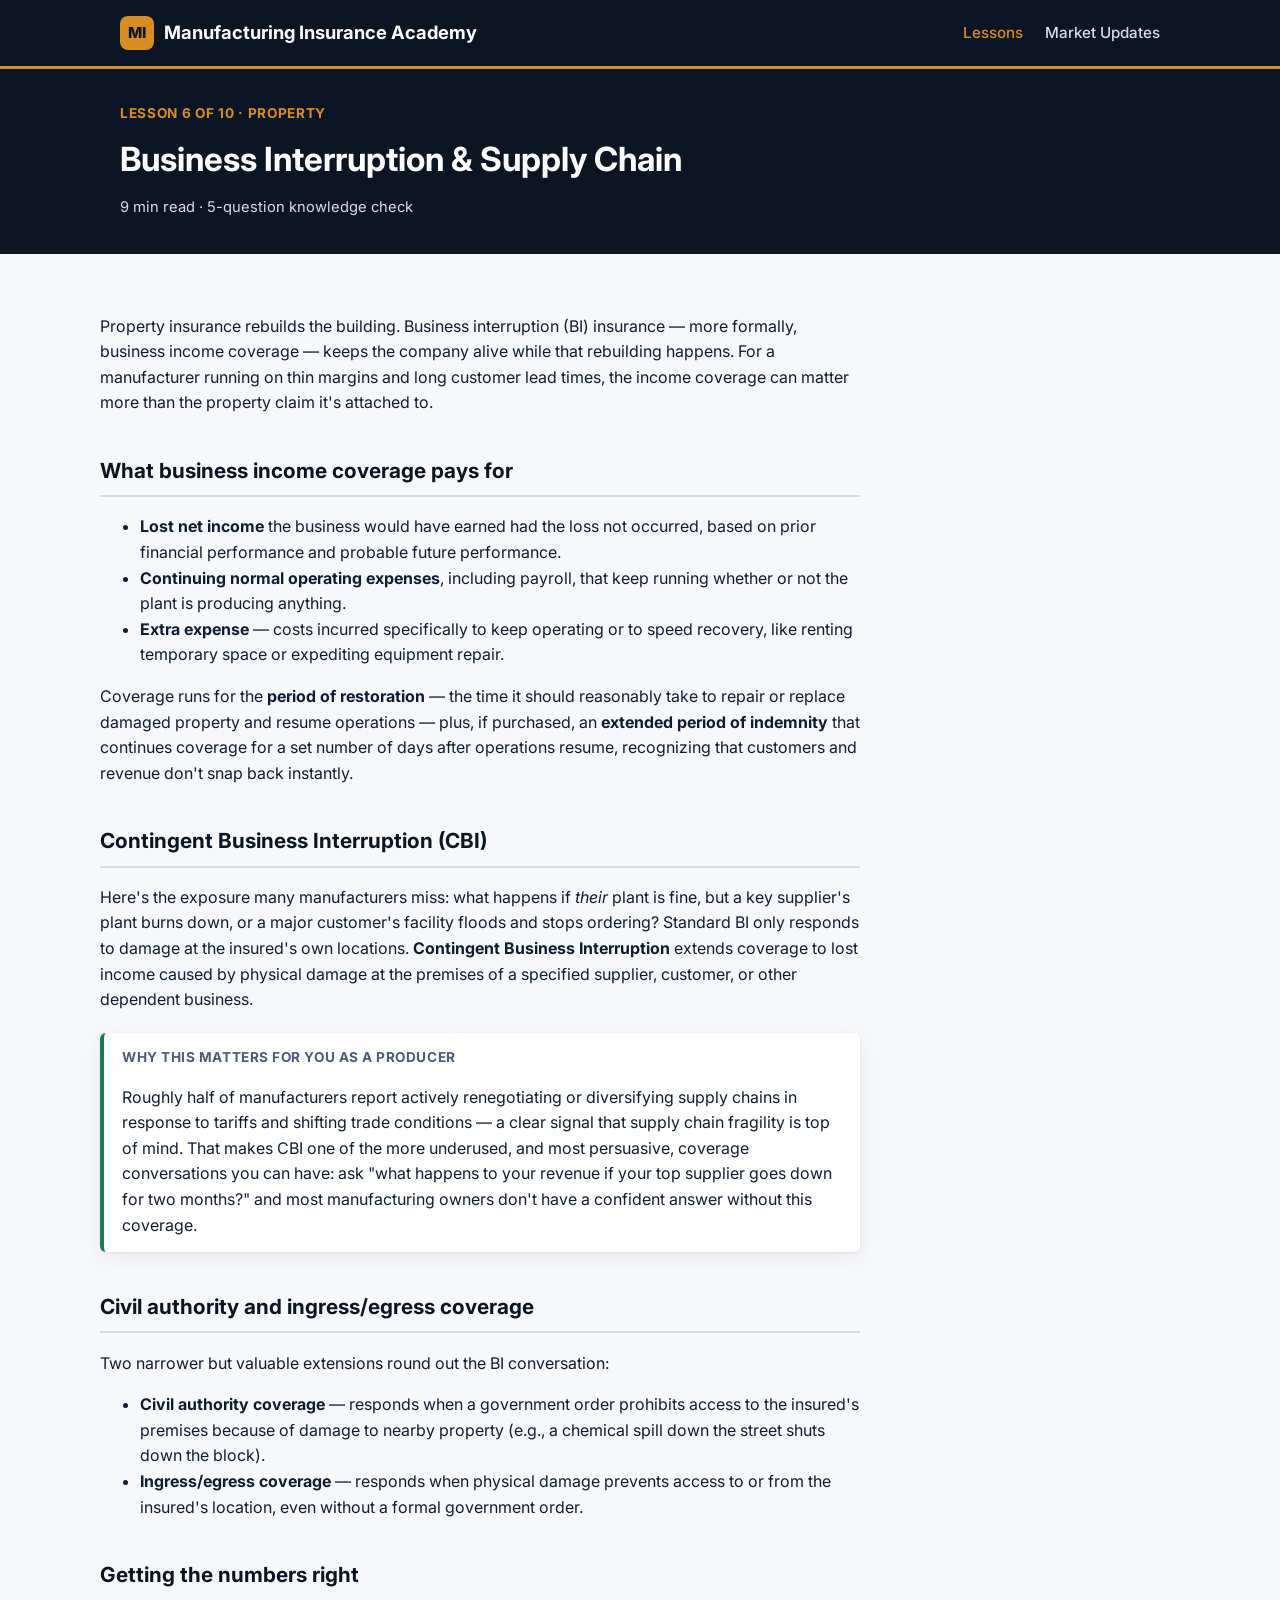
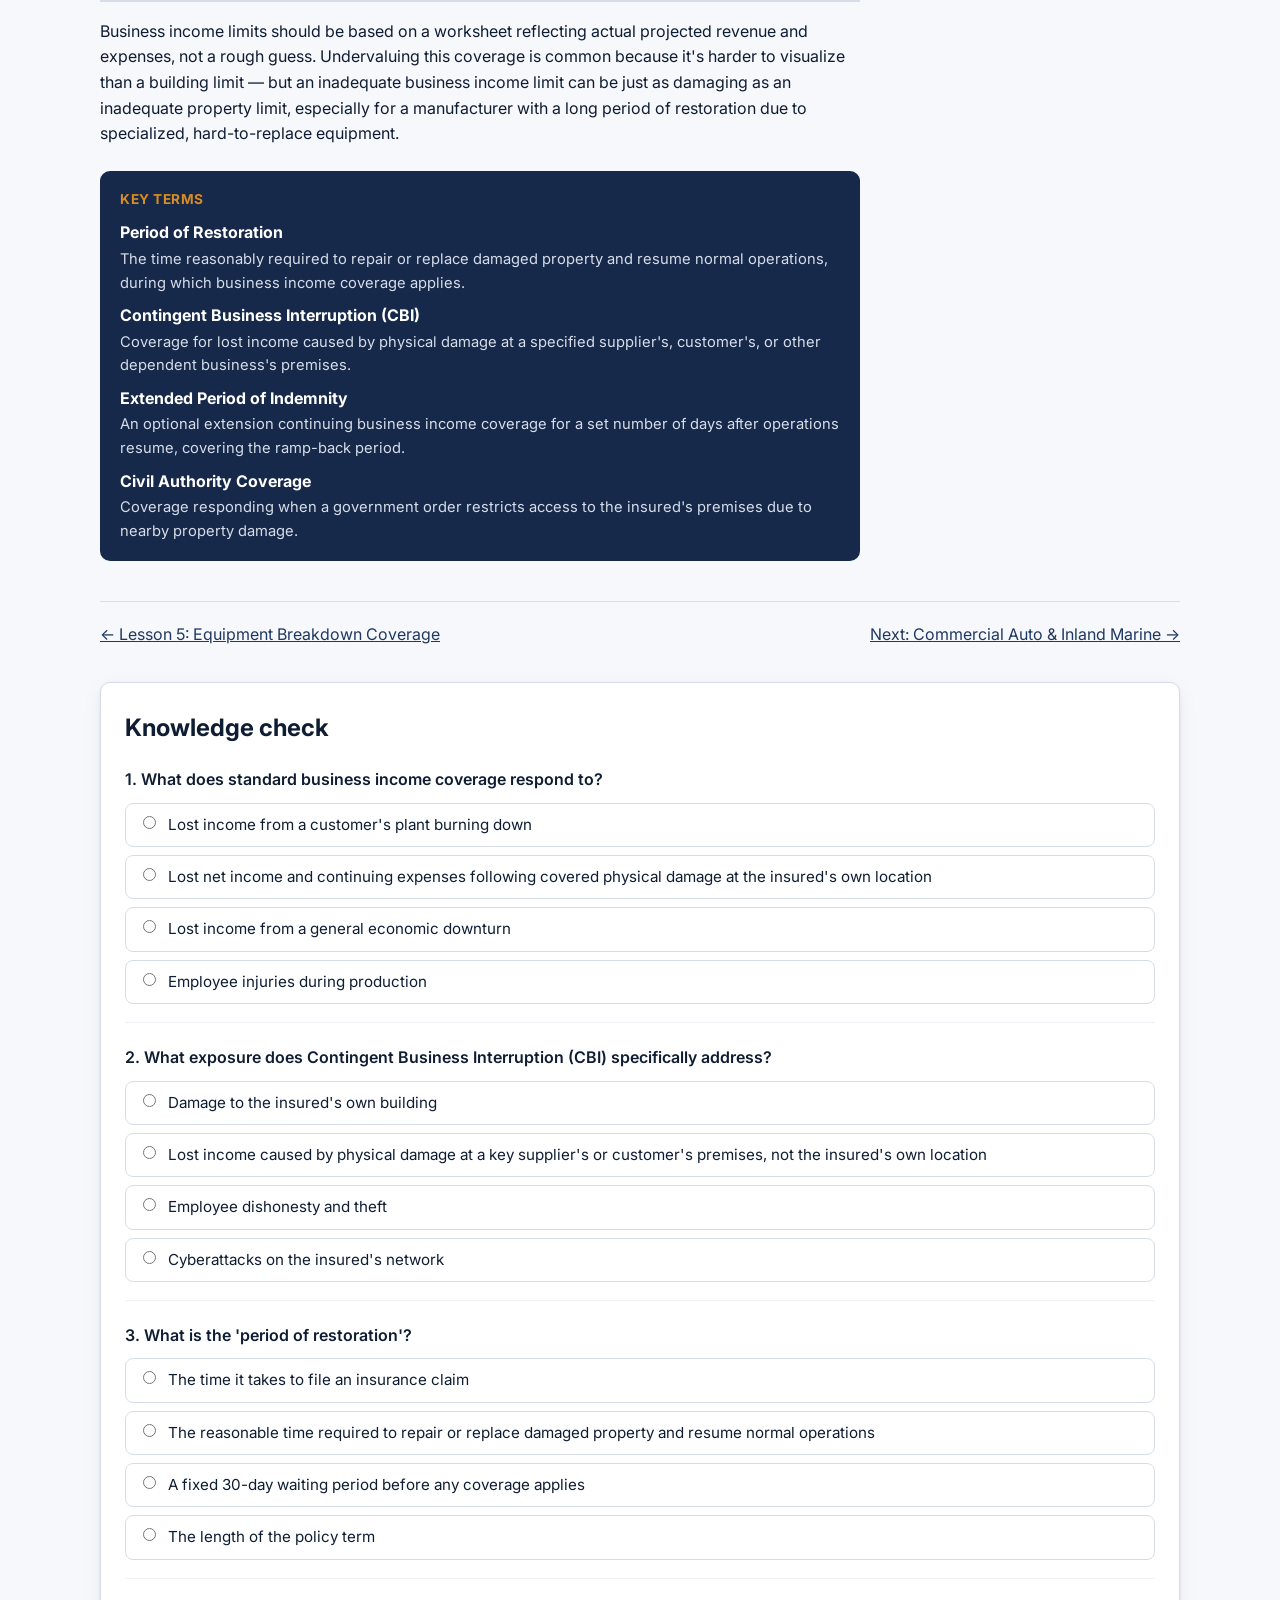
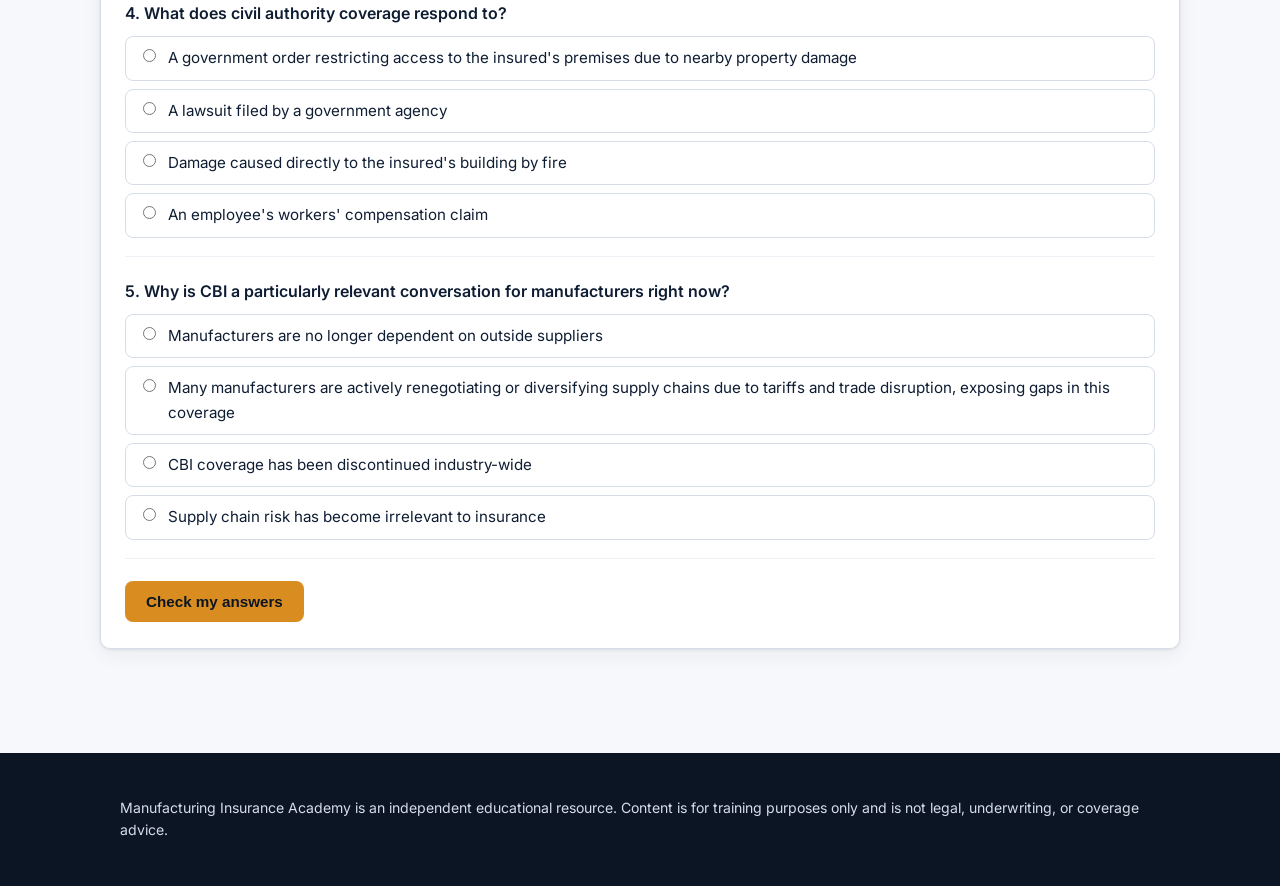
<file: lessons/06-business-interruption.html>
<!doctype html>
<html lang="en">
<head>
<meta charset="utf-8">
<meta name="viewport" content="width=device-width, initial-scale=1">
<link rel="icon" href="data:image/svg+xml,%3Csvg xmlns=%27http://www.w3.org/2000/svg%27 viewBox=%270 0 100 100%27%3E%3Ctext y=%27.9em%27 font-size=%2790%27%3E%F0%9F%8F%AD%3C/text%3E%3C/svg%3E">
<title>Lesson 6: Business Interruption &amp; Supply Chain &mdash; Manufacturing Insurance Academy</title>
<link rel="stylesheet" href="https://fonts.googleapis.com/css2?family=Inter:wght@400;500;600;700;800&display=swap">
<link rel="stylesheet" href="../assets/css/style.css">
</head>
<body>

<header class="site-header">
  <div class="container">
    <a class="brand" href="../index.html"><span class="brand-mark">MI</span>Manufacturing Insurance Academy</a>
    <nav class="site-nav"><ul>
      <li><a href="../index.html" class="active">Lessons</a></li>
      <li><a href="../market-updates.html">Market Updates</a></li>
    </ul></nav>
  </div>
</header>

<div class="lesson-header">
  <div class="container">
    <div class="eyebrow">Lesson 6 of 10 &middot; Property</div>
    <h1>Business Interruption &amp; Supply Chain</h1>
    <div class="meta">9 min read &middot; 5-question knowledge check</div>
  </div>
</div>

<main class="container section">
  <article class="lesson-body">
    <p>Property insurance rebuilds the building. Business interruption (BI) insurance &mdash; more formally, business income coverage &mdash; keeps the company alive while that rebuilding happens. For a manufacturer running on thin margins and long customer lead times, the income coverage can matter more than the property claim it's attached to.</p>

    <h2>What business income coverage pays for</h2>
    <ul>
      <li><strong>Lost net income</strong> the business would have earned had the loss not occurred, based on prior financial performance and probable future performance.</li>
      <li><strong>Continuing normal operating expenses</strong>, including payroll, that keep running whether or not the plant is producing anything.</li>
      <li><strong>Extra expense</strong> &mdash; costs incurred specifically to keep operating or to speed recovery, like renting temporary space or expediting equipment repair.</li>
    </ul>
    <p>Coverage runs for the <strong>period of restoration</strong> &mdash; the time it should reasonably take to repair or replace damaged property and resume operations &mdash; plus, if purchased, an <strong>extended period of indemnity</strong> that continues coverage for a set number of days after operations resume, recognizing that customers and revenue don't snap back instantly.</p>

    <h2>Contingent Business Interruption (CBI)</h2>
    <p>Here's the exposure many manufacturers miss: what happens if <em>their</em> plant is fine, but a key supplier's plant burns down, or a major customer's facility floods and stops ordering? Standard BI only responds to damage at the insured's own locations. <strong>Contingent Business Interruption</strong> extends coverage to lost income caused by physical damage at the premises of a specified supplier, customer, or other dependent business.</p>

    <div class="callout why-matters">
      <h4>Why this matters for you as a producer</h4>
      <p>Roughly half of manufacturers report actively renegotiating or diversifying supply chains in response to tariffs and shifting trade conditions &mdash; a clear signal that supply chain fragility is top of mind. That makes CBI one of the more underused, and most persuasive, coverage conversations you can have: ask "what happens to your revenue if your top supplier goes down for two months?" and most manufacturing owners don't have a confident answer without this coverage.</p>
    </div>

    <h2>Civil authority and ingress/egress coverage</h2>
    <p>Two narrower but valuable extensions round out the BI conversation:</p>
    <ul>
      <li><strong>Civil authority coverage</strong> &mdash; responds when a government order prohibits access to the insured's premises because of damage to nearby property (e.g., a chemical spill down the street shuts down the block).</li>
      <li><strong>Ingress/egress coverage</strong> &mdash; responds when physical damage prevents access to or from the insured's location, even without a formal government order.</li>
    </ul>

    <h2>Getting the numbers right</h2>
    <p>Business income limits should be based on a worksheet reflecting actual projected revenue and expenses, not a rough guess. Undervaluing this coverage is common because it's harder to visualize than a building limit &mdash; but an inadequate business income limit can be just as damaging as an inadequate property limit, especially for a manufacturer with a long period of restoration due to specialized, hard-to-replace equipment.</p>

    <div class="key-terms">
      <h4>Key terms</h4>
      <dl>
        <dt>Period of Restoration</dt>
        <dd>The time reasonably required to repair or replace damaged property and resume normal operations, during which business income coverage applies.</dd>
        <dt>Contingent Business Interruption (CBI)</dt>
        <dd>Coverage for lost income caused by physical damage at a specified supplier's, customer's, or other dependent business's premises.</dd>
        <dt>Extended Period of Indemnity</dt>
        <dd>An optional extension continuing business income coverage for a set number of days after operations resume, covering the ramp-back period.</dd>
        <dt>Civil Authority Coverage</dt>
        <dd>Coverage responding when a government order restricts access to the insured's premises due to nearby property damage.</dd>
      </dl>
    </div>
  </article>

  <div class="lesson-nav">
    <a href="05-equipment-breakdown.html">&larr; Lesson 5: Equipment Breakdown Coverage</a>
    <a href="07-auto-inland-marine.html">Next: Commercial Auto &amp; Inland Marine &rarr;</a>
  </div>

  <section class="quiz-section">
    <h2>Knowledge check</h2>
    <div id="quiz-container"></div>
  </section>
</main>

<footer class="site-footer">
  <div class="container">
    <p>Manufacturing Insurance Academy is an independent educational resource. Content is for training purposes only and is not legal, underwriting, or coverage advice.</p>
  </div>
</footer>

<script>
window.LESSON_ID = "lesson-06";
window.QUIZ_DATA = [
  {
    question: "What does standard business income coverage respond to?",
    options: [
      "Lost income from a customer's plant burning down",
      "Lost net income and continuing expenses following covered physical damage at the insured's own location",
      "Lost income from a general economic downturn",
      "Employee injuries during production"
    ],
    correct: 1,
    explain: "Standard business income coverage responds to lost income and continuing operating expenses caused by covered physical damage at the insured's own premises."
  },
  {
    question: "What exposure does Contingent Business Interruption (CBI) specifically address?",
    options: [
      "Damage to the insured's own building",
      "Lost income caused by physical damage at a key supplier's or customer's premises, not the insured's own location",
      "Employee dishonesty and theft",
      "Cyberattacks on the insured's network"
    ],
    correct: 1,
    explain: "CBI extends business income coverage to losses triggered by physical damage at the premises of a specified dependent business, like a key supplier or customer."
  },
  {
    question: "What is the 'period of restoration'?",
    options: [
      "The time it takes to file an insurance claim",
      "The reasonable time required to repair or replace damaged property and resume normal operations",
      "A fixed 30-day waiting period before any coverage applies",
      "The length of the policy term"
    ],
    correct: 1,
    explain: "Business income coverage applies during the period of restoration &mdash; the reasonable time needed to get the business back up and running after a covered loss."
  },
  {
    question: "What does civil authority coverage respond to?",
    options: [
      "A government order restricting access to the insured's premises due to nearby property damage",
      "A lawsuit filed by a government agency",
      "Damage caused directly to the insured's building by fire",
      "An employee's workers' compensation claim"
    ],
    correct: 0,
    explain: "Civil authority coverage applies when a government order prevents access to the insured's premises because of damage to property nearby, even though the insured's own building may be undamaged."
  },
  {
    question: "Why is CBI a particularly relevant conversation for manufacturers right now?",
    options: [
      "Manufacturers are no longer dependent on outside suppliers",
      "Many manufacturers are actively renegotiating or diversifying supply chains due to tariffs and trade disruption, exposing gaps in this coverage",
      "CBI coverage has been discontinued industry-wide",
      "Supply chain risk has become irrelevant to insurance"
    ],
    correct: 1,
    explain: "With a significant share of manufacturers actively reworking supply chains due to tariffs and trade conditions, dependency on key suppliers and customers is a live, current exposure worth reviewing."
  }
];
</script>
<script src="../assets/js/storage.js"></script>
<script src="../assets/js/quiz.js"></script>
</body>
</html>
</file>
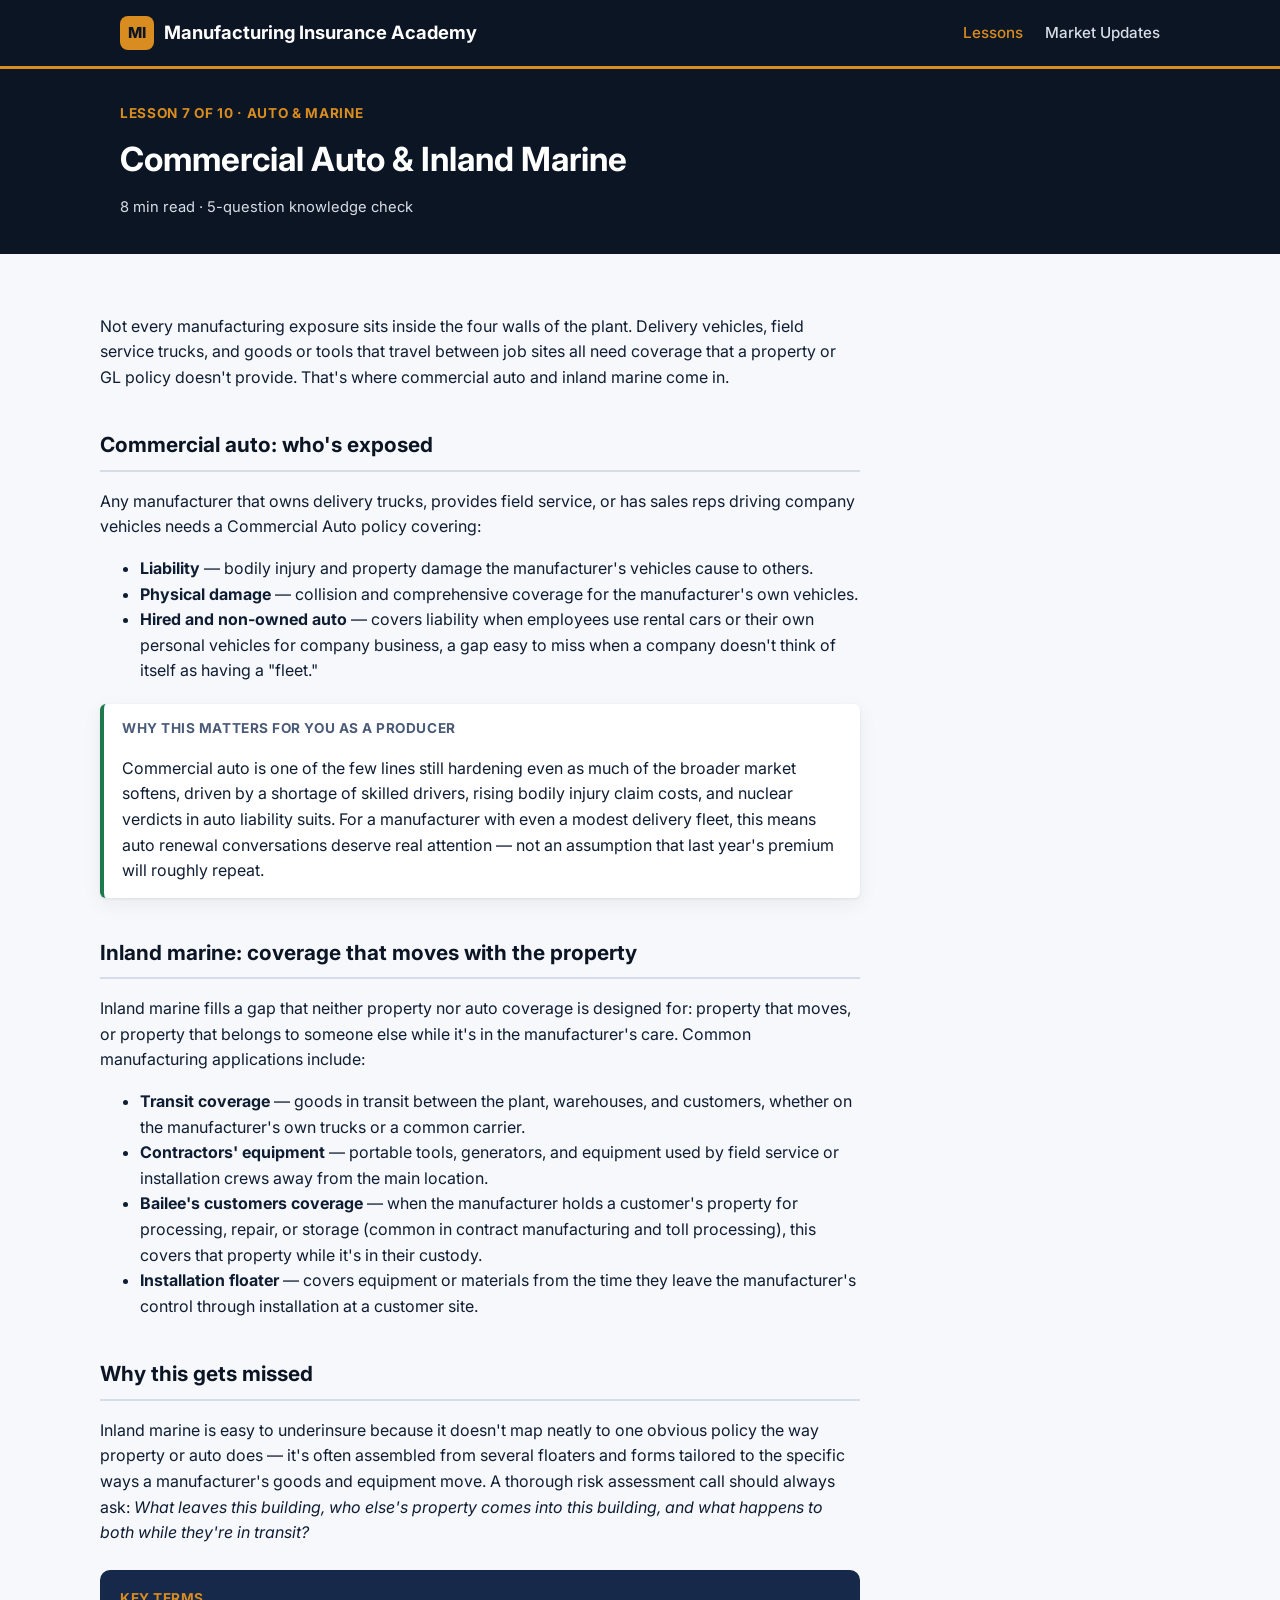
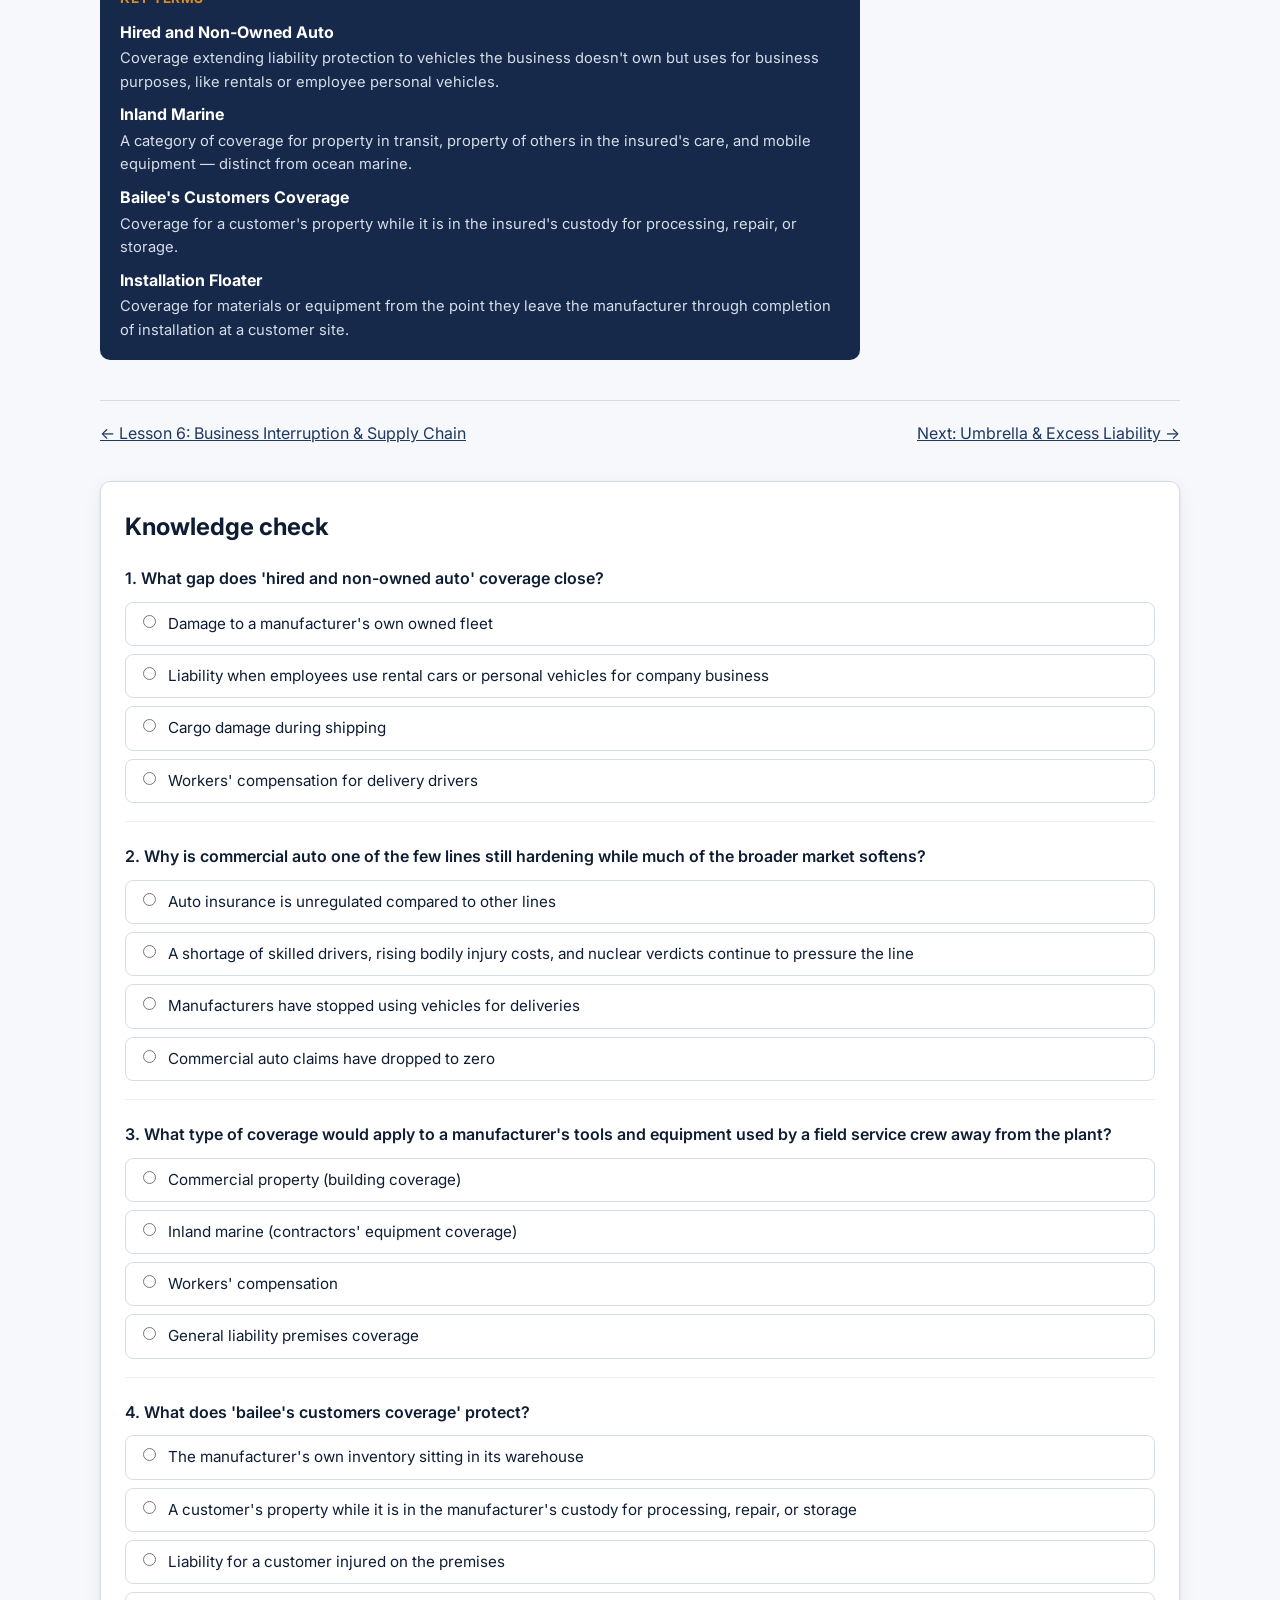
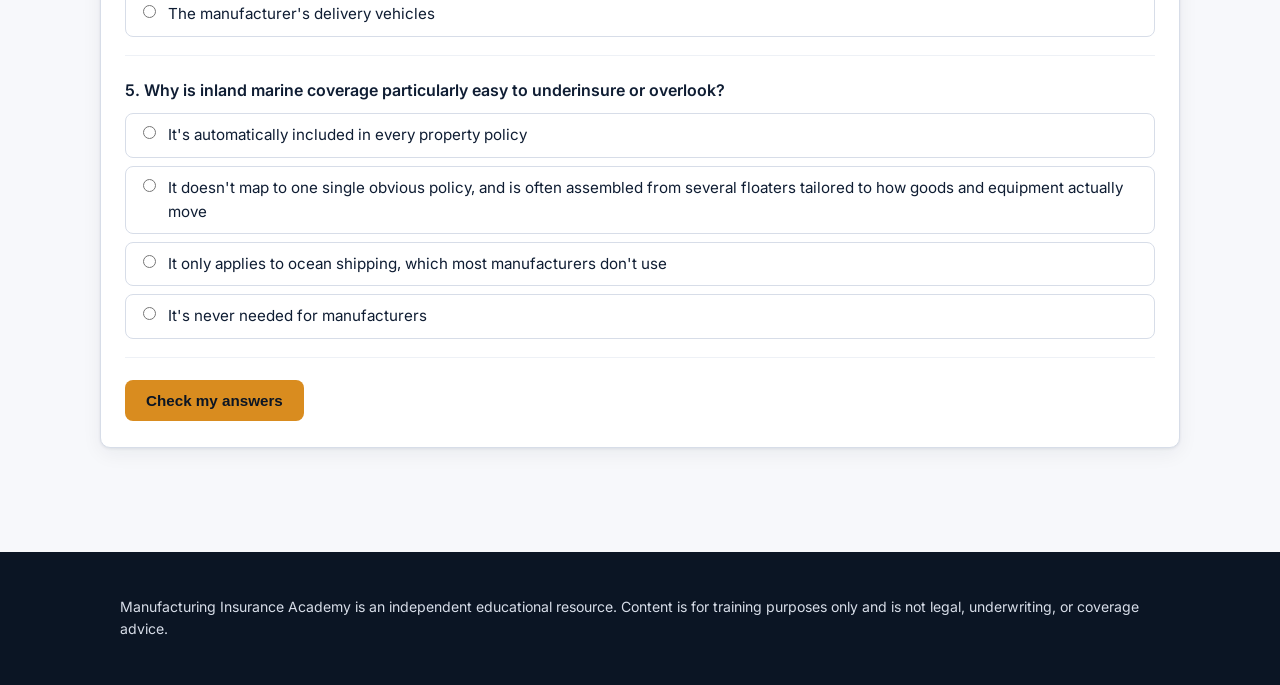
<file: lessons/07-auto-inland-marine.html>
<!doctype html>
<html lang="en">
<head>
<meta charset="utf-8">
<meta name="viewport" content="width=device-width, initial-scale=1">
<link rel="icon" href="data:image/svg+xml,%3Csvg xmlns=%27http://www.w3.org/2000/svg%27 viewBox=%270 0 100 100%27%3E%3Ctext y=%27.9em%27 font-size=%2790%27%3E%F0%9F%8F%AD%3C/text%3E%3C/svg%3E">
<title>Lesson 7: Commercial Auto &amp; Inland Marine &mdash; Manufacturing Insurance Academy</title>
<link rel="stylesheet" href="https://fonts.googleapis.com/css2?family=Inter:wght@400;500;600;700;800&display=swap">
<link rel="stylesheet" href="../assets/css/style.css">
</head>
<body>

<header class="site-header">
  <div class="container">
    <a class="brand" href="../index.html"><span class="brand-mark">MI</span>Manufacturing Insurance Academy</a>
    <nav class="site-nav"><ul>
      <li><a href="../index.html" class="active">Lessons</a></li>
      <li><a href="../market-updates.html">Market Updates</a></li>
    </ul></nav>
  </div>
</header>

<div class="lesson-header">
  <div class="container">
    <div class="eyebrow">Lesson 7 of 10 &middot; Auto &amp; Marine</div>
    <h1>Commercial Auto &amp; Inland Marine</h1>
    <div class="meta">8 min read &middot; 5-question knowledge check</div>
  </div>
</div>

<main class="container section">
  <article class="lesson-body">
    <p>Not every manufacturing exposure sits inside the four walls of the plant. Delivery vehicles, field service trucks, and goods or tools that travel between job sites all need coverage that a property or GL policy doesn't provide. That's where commercial auto and inland marine come in.</p>

    <h2>Commercial auto: who's exposed</h2>
    <p>Any manufacturer that owns delivery trucks, provides field service, or has sales reps driving company vehicles needs a Commercial Auto policy covering:</p>
    <ul>
      <li><strong>Liability</strong> &mdash; bodily injury and property damage the manufacturer's vehicles cause to others.</li>
      <li><strong>Physical damage</strong> &mdash; collision and comprehensive coverage for the manufacturer's own vehicles.</li>
      <li><strong>Hired and non-owned auto</strong> &mdash; covers liability when employees use rental cars or their own personal vehicles for company business, a gap easy to miss when a company doesn't think of itself as having a "fleet."</li>
    </ul>

    <div class="callout why-matters">
      <h4>Why this matters for you as a producer</h4>
      <p>Commercial auto is one of the few lines still hardening even as much of the broader market softens, driven by a shortage of skilled drivers, rising bodily injury claim costs, and nuclear verdicts in auto liability suits. For a manufacturer with even a modest delivery fleet, this means auto renewal conversations deserve real attention &mdash; not an assumption that last year's premium will roughly repeat.</p>
    </div>

    <h2>Inland marine: coverage that moves with the property</h2>
    <p>Inland marine fills a gap that neither property nor auto coverage is designed for: property that moves, or property that belongs to someone else while it's in the manufacturer's care. Common manufacturing applications include:</p>
    <ul>
      <li><strong>Transit coverage</strong> &mdash; goods in transit between the plant, warehouses, and customers, whether on the manufacturer's own trucks or a common carrier.</li>
      <li><strong>Contractors' equipment</strong> &mdash; portable tools, generators, and equipment used by field service or installation crews away from the main location.</li>
      <li><strong>Bailee's customers coverage</strong> &mdash; when the manufacturer holds a customer's property for processing, repair, or storage (common in contract manufacturing and toll processing), this covers that property while it's in their custody.</li>
      <li><strong>Installation floater</strong> &mdash; covers equipment or materials from the time they leave the manufacturer's control through installation at a customer site.</li>
    </ul>

    <h2>Why this gets missed</h2>
    <p>Inland marine is easy to underinsure because it doesn't map neatly to one obvious policy the way property or auto does &mdash; it's often assembled from several floaters and forms tailored to the specific ways a manufacturer's goods and equipment move. A thorough risk assessment call should always ask: <em>What leaves this building, who else's property comes into this building, and what happens to both while they're in transit?</em></p>

    <div class="key-terms">
      <h4>Key terms</h4>
      <dl>
        <dt>Hired and Non-Owned Auto</dt>
        <dd>Coverage extending liability protection to vehicles the business doesn't own but uses for business purposes, like rentals or employee personal vehicles.</dd>
        <dt>Inland Marine</dt>
        <dd>A category of coverage for property in transit, property of others in the insured's care, and mobile equipment &mdash; distinct from ocean marine.</dd>
        <dt>Bailee's Customers Coverage</dt>
        <dd>Coverage for a customer's property while it is in the insured's custody for processing, repair, or storage.</dd>
        <dt>Installation Floater</dt>
        <dd>Coverage for materials or equipment from the point they leave the manufacturer through completion of installation at a customer site.</dd>
      </dl>
    </div>
  </article>

  <div class="lesson-nav">
    <a href="06-business-interruption.html">&larr; Lesson 6: Business Interruption &amp; Supply Chain</a>
    <a href="08-umbrella-excess.html">Next: Umbrella &amp; Excess Liability &rarr;</a>
  </div>

  <section class="quiz-section">
    <h2>Knowledge check</h2>
    <div id="quiz-container"></div>
  </section>
</main>

<footer class="site-footer">
  <div class="container">
    <p>Manufacturing Insurance Academy is an independent educational resource. Content is for training purposes only and is not legal, underwriting, or coverage advice.</p>
  </div>
</footer>

<script>
window.LESSON_ID = "lesson-07";
window.QUIZ_DATA = [
  {
    question: "What gap does 'hired and non-owned auto' coverage close?",
    options: [
      "Damage to a manufacturer's own owned fleet",
      "Liability when employees use rental cars or personal vehicles for company business",
      "Cargo damage during shipping",
      "Workers' compensation for delivery drivers"
    ],
    correct: 1,
    explain: "Hired and non-owned auto coverage protects the business from liability arising when employees drive rented or personal vehicles on company business, which a standard owned-auto policy wouldn't cover."
  },
  {
    question: "Why is commercial auto one of the few lines still hardening while much of the broader market softens?",
    options: [
      "Auto insurance is unregulated compared to other lines",
      "A shortage of skilled drivers, rising bodily injury costs, and nuclear verdicts continue to pressure the line",
      "Manufacturers have stopped using vehicles for deliveries",
      "Commercial auto claims have dropped to zero"
    ],
    correct: 1,
    explain: "Driver shortages, rising bodily injury claim severity, and large jury verdicts have kept commercial auto rates climbing even as property and other lines soften."
  },
  {
    question: "What type of coverage would apply to a manufacturer's tools and equipment used by a field service crew away from the plant?",
    options: [
      "Commercial property (building coverage)",
      "Inland marine (contractors' equipment coverage)",
      "Workers' compensation",
      "General liability premises coverage"
    ],
    correct: 1,
    explain: "Portable equipment used away from the main location is a classic inland marine exposure, typically covered under a contractors' equipment floater."
  },
  {
    question: "What does 'bailee's customers coverage' protect?",
    options: [
      "The manufacturer's own inventory sitting in its warehouse",
      "A customer's property while it is in the manufacturer's custody for processing, repair, or storage",
      "Liability for a customer injured on the premises",
      "The manufacturer's delivery vehicles"
    ],
    correct: 1,
    explain: "Bailee's customers coverage responds when a manufacturer is holding someone else's property (for toll processing, repair, or storage) and that property is damaged while in their care."
  },
  {
    question: "Why is inland marine coverage particularly easy to underinsure or overlook?",
    options: [
      "It's automatically included in every property policy",
      "It doesn't map to one single obvious policy, and is often assembled from several floaters tailored to how goods and equipment actually move",
      "It only applies to ocean shipping, which most manufacturers don't use",
      "It's never needed for manufacturers"
    ],
    correct: 1,
    explain: "Because inland marine is built from multiple specific floaters rather than one standard form, it's easy to miss unless a producer specifically asks what property moves in, out, and around the business."
  }
];
</script>
<script src="../assets/js/storage.js"></script>
<script src="../assets/js/quiz.js"></script>
</body>
</html>
</file>
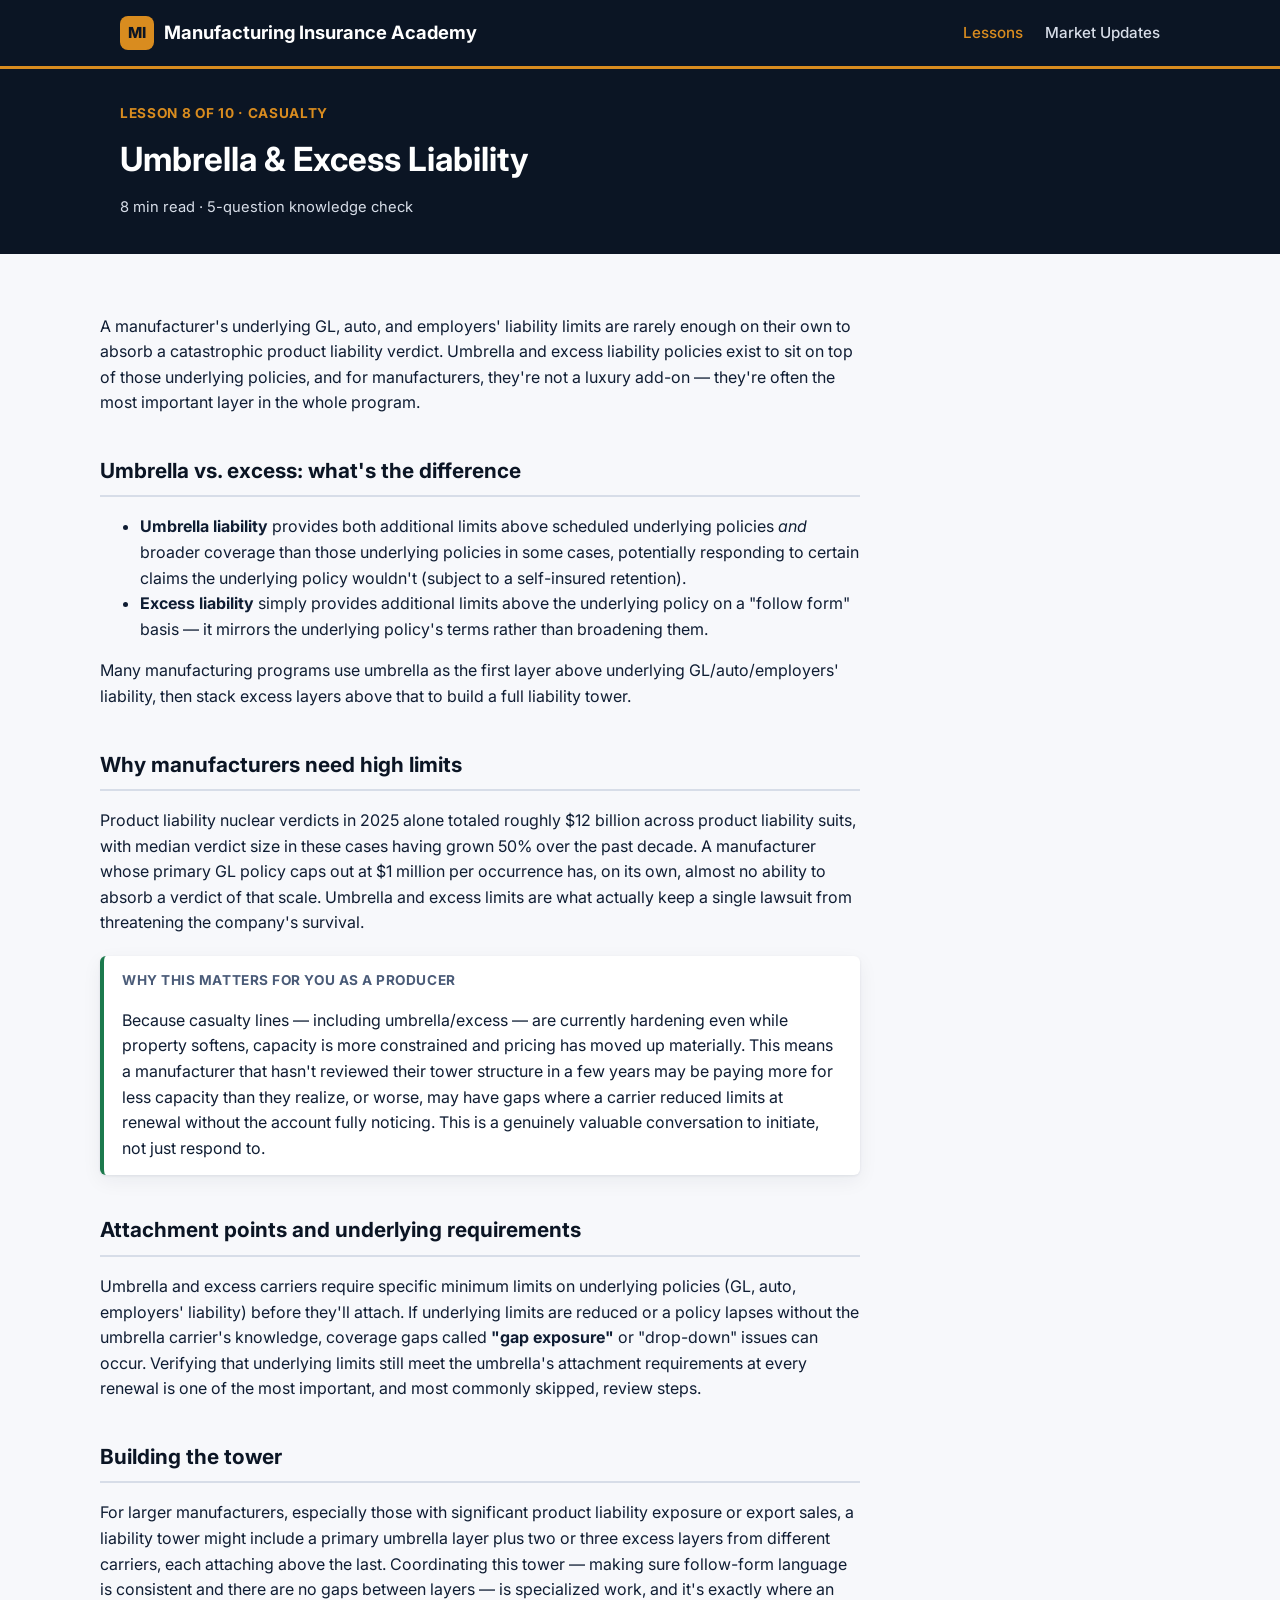
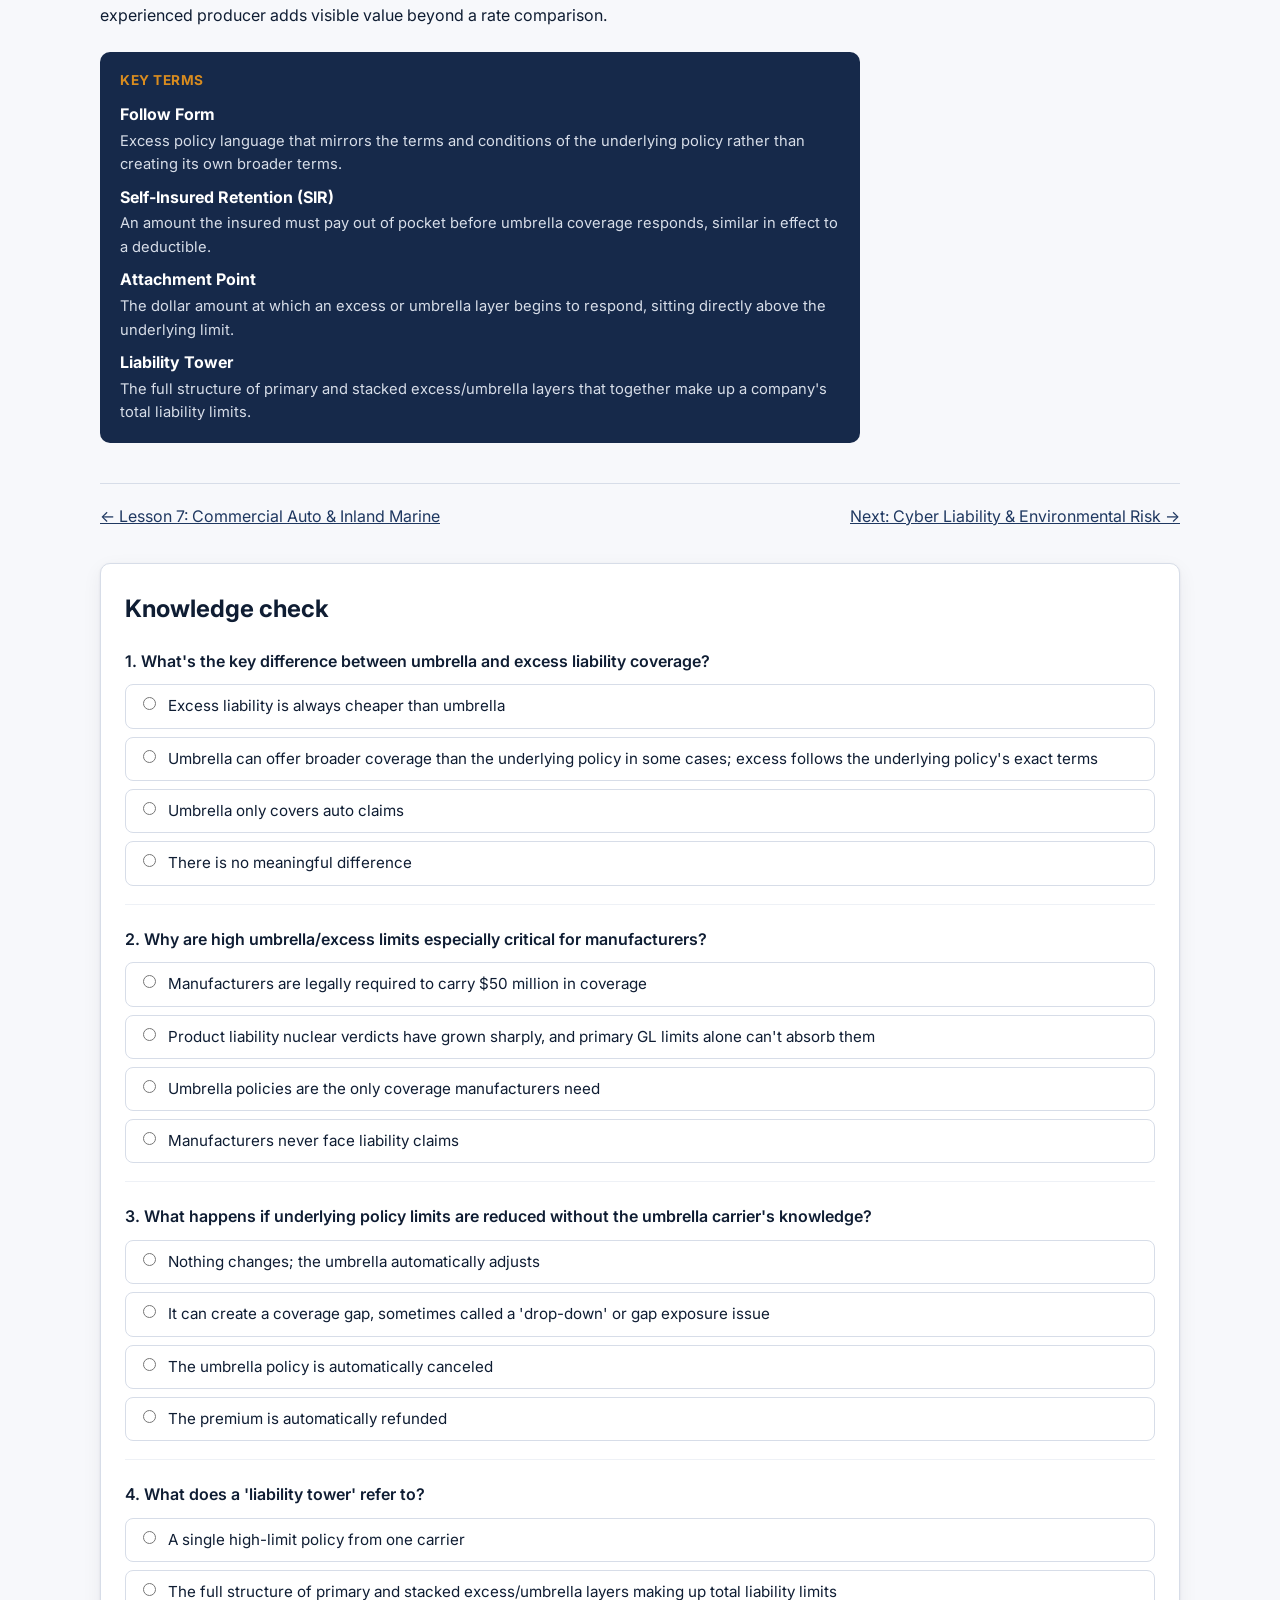
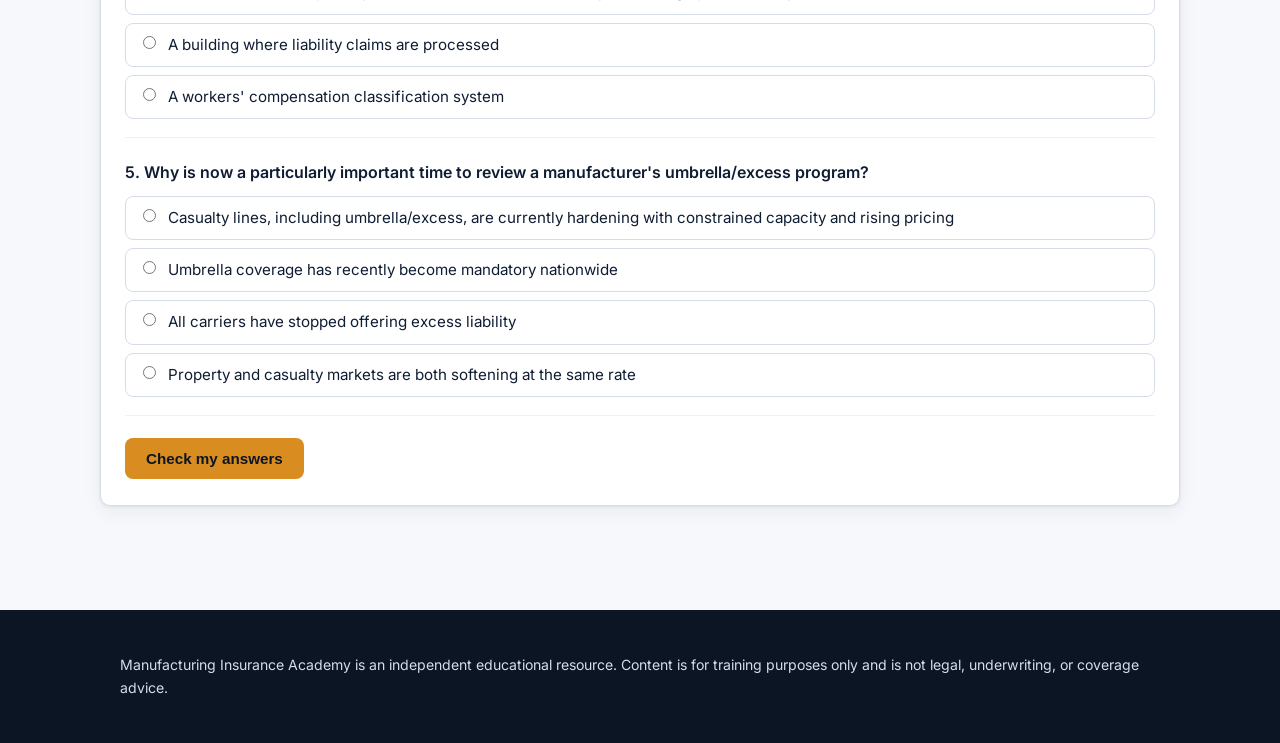
<file: lessons/08-umbrella-excess.html>
<!doctype html>
<html lang="en">
<head>
<meta charset="utf-8">
<meta name="viewport" content="width=device-width, initial-scale=1">
<link rel="icon" href="data:image/svg+xml,%3Csvg xmlns=%27http://www.w3.org/2000/svg%27 viewBox=%270 0 100 100%27%3E%3Ctext y=%27.9em%27 font-size=%2790%27%3E%F0%9F%8F%AD%3C/text%3E%3C/svg%3E">
<title>Lesson 8: Umbrella &amp; Excess Liability &mdash; Manufacturing Insurance Academy</title>
<link rel="stylesheet" href="https://fonts.googleapis.com/css2?family=Inter:wght@400;500;600;700;800&display=swap">
<link rel="stylesheet" href="../assets/css/style.css">
</head>
<body>

<header class="site-header">
  <div class="container">
    <a class="brand" href="../index.html"><span class="brand-mark">MI</span>Manufacturing Insurance Academy</a>
    <nav class="site-nav"><ul>
      <li><a href="../index.html" class="active">Lessons</a></li>
      <li><a href="../market-updates.html">Market Updates</a></li>
    </ul></nav>
  </div>
</header>

<div class="lesson-header">
  <div class="container">
    <div class="eyebrow">Lesson 8 of 10 &middot; Casualty</div>
    <h1>Umbrella &amp; Excess Liability</h1>
    <div class="meta">8 min read &middot; 5-question knowledge check</div>
  </div>
</div>

<main class="container section">
  <article class="lesson-body">
    <p>A manufacturer's underlying GL, auto, and employers' liability limits are rarely enough on their own to absorb a catastrophic product liability verdict. Umbrella and excess liability policies exist to sit on top of those underlying policies, and for manufacturers, they're not a luxury add-on &mdash; they're often the most important layer in the whole program.</p>

    <h2>Umbrella vs. excess: what's the difference</h2>
    <ul>
      <li><strong>Umbrella liability</strong> provides both additional limits above scheduled underlying policies <em>and</em> broader coverage than those underlying policies in some cases, potentially responding to certain claims the underlying policy wouldn't (subject to a self-insured retention).</li>
      <li><strong>Excess liability</strong> simply provides additional limits above the underlying policy on a "follow form" basis &mdash; it mirrors the underlying policy's terms rather than broadening them.</li>
    </ul>
    <p>Many manufacturing programs use umbrella as the first layer above underlying GL/auto/employers' liability, then stack excess layers above that to build a full liability tower.</p>

    <h2>Why manufacturers need high limits</h2>
    <p>Product liability nuclear verdicts in 2025 alone totaled roughly $12 billion across product liability suits, with median verdict size in these cases having grown 50% over the past decade. A manufacturer whose primary GL policy caps out at $1 million per occurrence has, on its own, almost no ability to absorb a verdict of that scale. Umbrella and excess limits are what actually keep a single lawsuit from threatening the company's survival.</p>

    <div class="callout why-matters">
      <h4>Why this matters for you as a producer</h4>
      <p>Because casualty lines &mdash; including umbrella/excess &mdash; are currently hardening even while property softens, capacity is more constrained and pricing has moved up materially. This means a manufacturer that hasn't reviewed their tower structure in a few years may be paying more for less capacity than they realize, or worse, may have gaps where a carrier reduced limits at renewal without the account fully noticing. This is a genuinely valuable conversation to initiate, not just respond to.</p>
    </div>

    <h2>Attachment points and underlying requirements</h2>
    <p>Umbrella and excess carriers require specific minimum limits on underlying policies (GL, auto, employers' liability) before they'll attach. If underlying limits are reduced or a policy lapses without the umbrella carrier's knowledge, coverage gaps called <strong>"gap exposure"</strong> or "drop-down" issues can occur. Verifying that underlying limits still meet the umbrella's attachment requirements at every renewal is one of the most important, and most commonly skipped, review steps.</p>

    <h2>Building the tower</h2>
    <p>For larger manufacturers, especially those with significant product liability exposure or export sales, a liability tower might include a primary umbrella layer plus two or three excess layers from different carriers, each attaching above the last. Coordinating this tower &mdash; making sure follow-form language is consistent and there are no gaps between layers &mdash; is specialized work, and it's exactly where an experienced producer adds visible value beyond a rate comparison.</p>

    <div class="key-terms">
      <h4>Key terms</h4>
      <dl>
        <dt>Follow Form</dt>
        <dd>Excess policy language that mirrors the terms and conditions of the underlying policy rather than creating its own broader terms.</dd>
        <dt>Self-Insured Retention (SIR)</dt>
        <dd>An amount the insured must pay out of pocket before umbrella coverage responds, similar in effect to a deductible.</dd>
        <dt>Attachment Point</dt>
        <dd>The dollar amount at which an excess or umbrella layer begins to respond, sitting directly above the underlying limit.</dd>
        <dt>Liability Tower</dt>
        <dd>The full structure of primary and stacked excess/umbrella layers that together make up a company's total liability limits.</dd>
      </dl>
    </div>
  </article>

  <div class="lesson-nav">
    <a href="07-auto-inland-marine.html">&larr; Lesson 7: Commercial Auto &amp; Inland Marine</a>
    <a href="09-cyber-environmental.html">Next: Cyber Liability &amp; Environmental Risk &rarr;</a>
  </div>

  <section class="quiz-section">
    <h2>Knowledge check</h2>
    <div id="quiz-container"></div>
  </section>
</main>

<footer class="site-footer">
  <div class="container">
    <p>Manufacturing Insurance Academy is an independent educational resource. Content is for training purposes only and is not legal, underwriting, or coverage advice.</p>
  </div>
</footer>

<script>
window.LESSON_ID = "lesson-08";
window.QUIZ_DATA = [
  {
    question: "What's the key difference between umbrella and excess liability coverage?",
    options: [
      "Excess liability is always cheaper than umbrella",
      "Umbrella can offer broader coverage than the underlying policy in some cases; excess follows the underlying policy's exact terms",
      "Umbrella only covers auto claims",
      "There is no meaningful difference"
    ],
    correct: 1,
    explain: "Umbrella policies can potentially broaden coverage beyond the underlying policy (subject to a retention), while excess liability strictly follows the form of the policy beneath it."
  },
  {
    question: "Why are high umbrella/excess limits especially critical for manufacturers?",
    options: [
      "Manufacturers are legally required to carry $50 million in coverage",
      "Product liability nuclear verdicts have grown sharply, and primary GL limits alone can't absorb them",
      "Umbrella policies are the only coverage manufacturers need",
      "Manufacturers never face liability claims"
    ],
    correct: 1,
    explain: "With nuclear verdicts in product liability cases reaching billions of dollars in aggregate and median awards growing 50% over a decade, primary limits alone are rarely sufficient to protect a manufacturer."
  },
  {
    question: "What happens if underlying policy limits are reduced without the umbrella carrier's knowledge?",
    options: [
      "Nothing changes; the umbrella automatically adjusts",
      "It can create a coverage gap, sometimes called a 'drop-down' or gap exposure issue",
      "The umbrella policy is automatically canceled",
      "The premium is automatically refunded"
    ],
    correct: 1,
    explain: "Umbrella and excess policies require specific underlying limits to attach properly; if those limits drop without the umbrella carrier being informed, a gap can open between the underlying policy and the umbrella layer."
  },
  {
    question: "What does a 'liability tower' refer to?",
    options: [
      "A single high-limit policy from one carrier",
      "The full structure of primary and stacked excess/umbrella layers making up total liability limits",
      "A building where liability claims are processed",
      "A workers' compensation classification system"
    ],
    correct: 1,
    explain: "A liability tower is the combined structure of primary coverage plus multiple excess/umbrella layers stacked on top, together forming the insured's total available limits."
  },
  {
    question: "Why is now a particularly important time to review a manufacturer's umbrella/excess program?",
    options: [
      "Casualty lines, including umbrella/excess, are currently hardening with constrained capacity and rising pricing",
      "Umbrella coverage has recently become mandatory nationwide",
      "All carriers have stopped offering excess liability",
      "Property and casualty markets are both softening at the same rate"
    ],
    correct: 0,
    explain: "While property has been softening, casualty lines including umbrella/excess remain in a hardening cycle with tighter capacity, making tower reviews especially valuable right now."
  }
];
</script>
<script src="../assets/js/storage.js"></script>
<script src="../assets/js/quiz.js"></script>
</body>
</html>
</file>
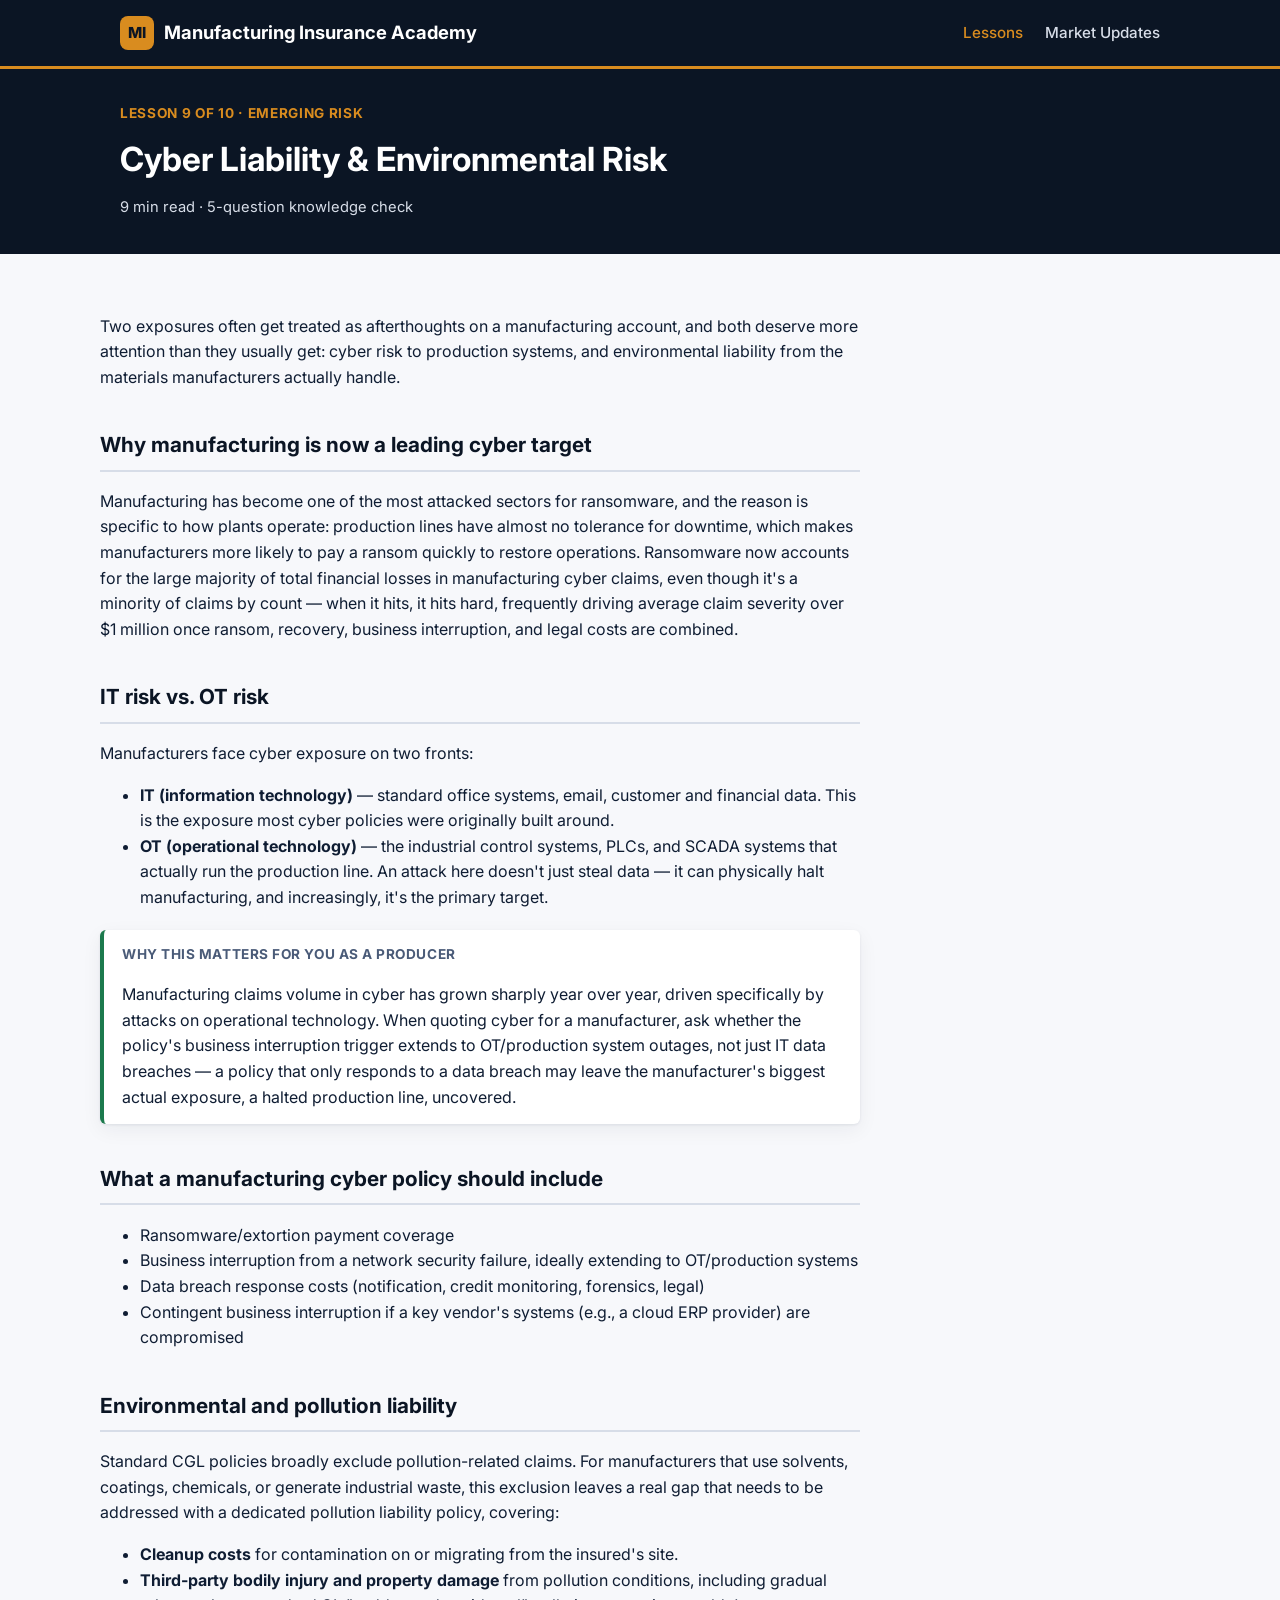
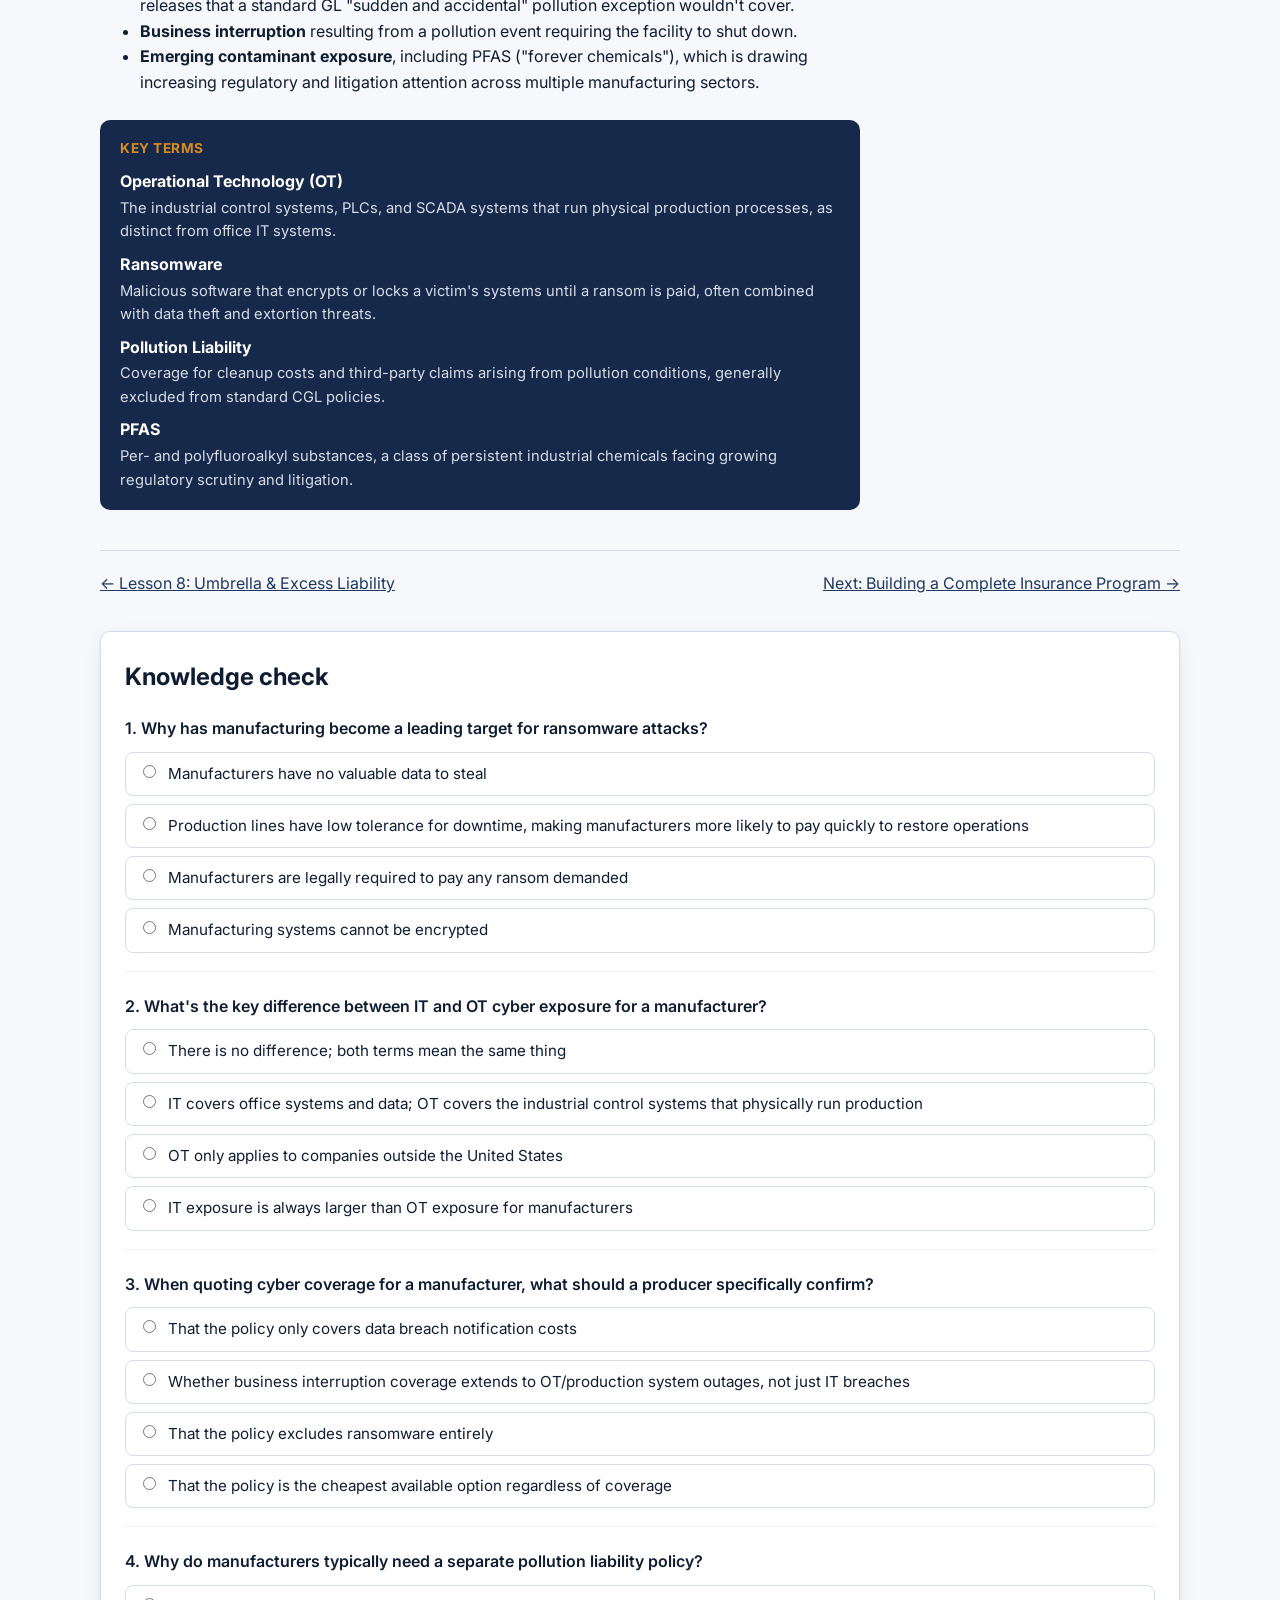
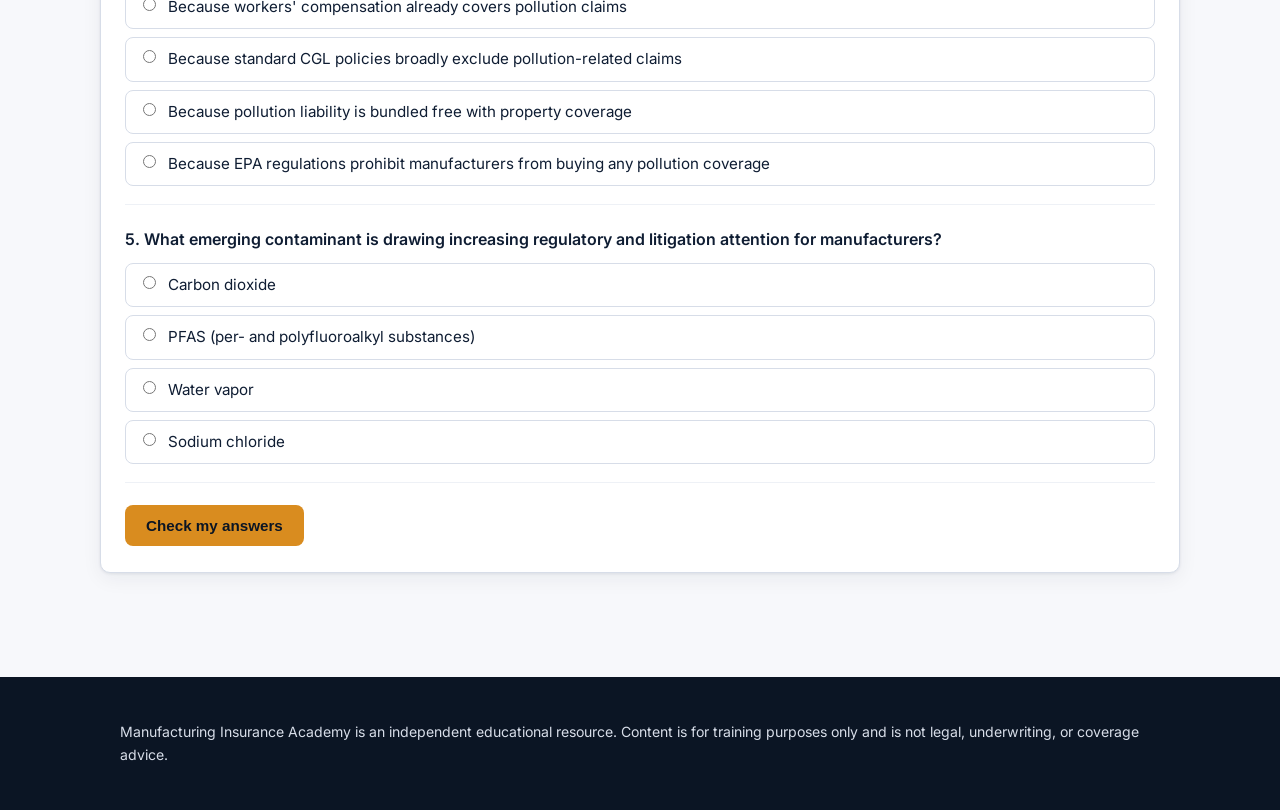
<file: lessons/09-cyber-environmental.html>
<!doctype html>
<html lang="en">
<head>
<meta charset="utf-8">
<meta name="viewport" content="width=device-width, initial-scale=1">
<link rel="icon" href="data:image/svg+xml,%3Csvg xmlns=%27http://www.w3.org/2000/svg%27 viewBox=%270 0 100 100%27%3E%3Ctext y=%27.9em%27 font-size=%2790%27%3E%F0%9F%8F%AD%3C/text%3E%3C/svg%3E">
<title>Lesson 9: Cyber Liability &amp; Environmental Risk &mdash; Manufacturing Insurance Academy</title>
<link rel="stylesheet" href="https://fonts.googleapis.com/css2?family=Inter:wght@400;500;600;700;800&display=swap">
<link rel="stylesheet" href="../assets/css/style.css">
</head>
<body>

<header class="site-header">
  <div class="container">
    <a class="brand" href="../index.html"><span class="brand-mark">MI</span>Manufacturing Insurance Academy</a>
    <nav class="site-nav"><ul>
      <li><a href="../index.html" class="active">Lessons</a></li>
      <li><a href="../market-updates.html">Market Updates</a></li>
    </ul></nav>
  </div>
</header>

<div class="lesson-header">
  <div class="container">
    <div class="eyebrow">Lesson 9 of 10 &middot; Emerging Risk</div>
    <h1>Cyber Liability &amp; Environmental Risk</h1>
    <div class="meta">9 min read &middot; 5-question knowledge check</div>
  </div>
</div>

<main class="container section">
  <article class="lesson-body">
    <p>Two exposures often get treated as afterthoughts on a manufacturing account, and both deserve more attention than they usually get: cyber risk to production systems, and environmental liability from the materials manufacturers actually handle.</p>

    <h2>Why manufacturing is now a leading cyber target</h2>
    <p>Manufacturing has become one of the most attacked sectors for ransomware, and the reason is specific to how plants operate: production lines have almost no tolerance for downtime, which makes manufacturers more likely to pay a ransom quickly to restore operations. Ransomware now accounts for the large majority of total financial losses in manufacturing cyber claims, even though it's a minority of claims by count &mdash; when it hits, it hits hard, frequently driving average claim severity over $1 million once ransom, recovery, business interruption, and legal costs are combined.</p>

    <h2>IT risk vs. OT risk</h2>
    <p>Manufacturers face cyber exposure on two fronts:</p>
    <ul>
      <li><strong>IT (information technology)</strong> &mdash; standard office systems, email, customer and financial data. This is the exposure most cyber policies were originally built around.</li>
      <li><strong>OT (operational technology)</strong> &mdash; the industrial control systems, PLCs, and SCADA systems that actually run the production line. An attack here doesn't just steal data &mdash; it can physically halt manufacturing, and increasingly, it's the primary target.</li>
    </ul>

    <div class="callout why-matters">
      <h4>Why this matters for you as a producer</h4>
      <p>Manufacturing claims volume in cyber has grown sharply year over year, driven specifically by attacks on operational technology. When quoting cyber for a manufacturer, ask whether the policy's business interruption trigger extends to OT/production system outages, not just IT data breaches &mdash; a policy that only responds to a data breach may leave the manufacturer's biggest actual exposure, a halted production line, uncovered.</p>
    </div>

    <h2>What a manufacturing cyber policy should include</h2>
    <ul>
      <li>Ransomware/extortion payment coverage</li>
      <li>Business interruption from a network security failure, ideally extending to OT/production systems</li>
      <li>Data breach response costs (notification, credit monitoring, forensics, legal)</li>
      <li>Contingent business interruption if a key vendor's systems (e.g., a cloud ERP provider) are compromised</li>
    </ul>

    <h2>Environmental and pollution liability</h2>
    <p>Standard CGL policies broadly exclude pollution-related claims. For manufacturers that use solvents, coatings, chemicals, or generate industrial waste, this exclusion leaves a real gap that needs to be addressed with a dedicated pollution liability policy, covering:</p>
    <ul>
      <li><strong>Cleanup costs</strong> for contamination on or migrating from the insured's site.</li>
      <li><strong>Third-party bodily injury and property damage</strong> from pollution conditions, including gradual releases that a standard GL "sudden and accidental" pollution exception wouldn't cover.</li>
      <li><strong>Business interruption</strong> resulting from a pollution event requiring the facility to shut down.</li>
      <li><strong>Emerging contaminant exposure</strong>, including PFAS ("forever chemicals"), which is drawing increasing regulatory and litigation attention across multiple manufacturing sectors.</li>
    </ul>

    <div class="key-terms">
      <h4>Key terms</h4>
      <dl>
        <dt>Operational Technology (OT)</dt>
        <dd>The industrial control systems, PLCs, and SCADA systems that run physical production processes, as distinct from office IT systems.</dd>
        <dt>Ransomware</dt>
        <dd>Malicious software that encrypts or locks a victim's systems until a ransom is paid, often combined with data theft and extortion threats.</dd>
        <dt>Pollution Liability</dt>
        <dd>Coverage for cleanup costs and third-party claims arising from pollution conditions, generally excluded from standard CGL policies.</dd>
        <dt>PFAS</dt>
        <dd>Per- and polyfluoroalkyl substances, a class of persistent industrial chemicals facing growing regulatory scrutiny and litigation.</dd>
      </dl>
    </div>
  </article>

  <div class="lesson-nav">
    <a href="08-umbrella-excess.html">&larr; Lesson 8: Umbrella &amp; Excess Liability</a>
    <a href="10-building-program.html">Next: Building a Complete Insurance Program &rarr;</a>
  </div>

  <section class="quiz-section">
    <h2>Knowledge check</h2>
    <div id="quiz-container"></div>
  </section>
</main>

<footer class="site-footer">
  <div class="container">
    <p>Manufacturing Insurance Academy is an independent educational resource. Content is for training purposes only and is not legal, underwriting, or coverage advice.</p>
  </div>
</footer>

<script>
window.LESSON_ID = "lesson-09";
window.QUIZ_DATA = [
  {
    question: "Why has manufacturing become a leading target for ransomware attacks?",
    options: [
      "Manufacturers have no valuable data to steal",
      "Production lines have low tolerance for downtime, making manufacturers more likely to pay quickly to restore operations",
      "Manufacturers are legally required to pay any ransom demanded",
      "Manufacturing systems cannot be encrypted"
    ],
    correct: 1,
    explain: "Because a halted production line is extremely costly, manufacturers are seen as more likely to pay ransoms quickly, making them an attractive target for attackers."
  },
  {
    question: "What's the key difference between IT and OT cyber exposure for a manufacturer?",
    options: [
      "There is no difference; both terms mean the same thing",
      "IT covers office systems and data; OT covers the industrial control systems that physically run production",
      "OT only applies to companies outside the United States",
      "IT exposure is always larger than OT exposure for manufacturers"
    ],
    correct: 1,
    explain: "IT risk involves office systems, email, and data; OT risk involves the control systems (PLCs, SCADA) that run physical production, where an attack can halt manufacturing directly."
  },
  {
    question: "When quoting cyber coverage for a manufacturer, what should a producer specifically confirm?",
    options: [
      "That the policy only covers data breach notification costs",
      "Whether business interruption coverage extends to OT/production system outages, not just IT breaches",
      "That the policy excludes ransomware entirely",
      "That the policy is the cheapest available option regardless of coverage"
    ],
    correct: 1,
    explain: "A cyber policy that only responds to IT data breaches may leave the manufacturer's largest actual exposure &mdash; a halted production line from an OT attack &mdash; uncovered."
  },
  {
    question: "Why do manufacturers typically need a separate pollution liability policy?",
    options: [
      "Because workers' compensation already covers pollution claims",
      "Because standard CGL policies broadly exclude pollution-related claims",
      "Because pollution liability is bundled free with property coverage",
      "Because EPA regulations prohibit manufacturers from buying any pollution coverage"
    ],
    correct: 1,
    explain: "Standard CGL policies generally exclude pollution conditions, so manufacturers handling chemicals, solvents, coatings, or waste need dedicated pollution liability coverage to close that gap."
  },
  {
    question: "What emerging contaminant is drawing increasing regulatory and litigation attention for manufacturers?",
    options: [
      "Carbon dioxide",
      "PFAS (per- and polyfluoroalkyl substances)",
      "Water vapor",
      "Sodium chloride"
    ],
    correct: 1,
    explain: "PFAS, often called 'forever chemicals,' are facing growing regulatory scrutiny and litigation across manufacturing sectors, making them an increasingly important environmental liability consideration."
  }
];
</script>
<script src="../assets/js/storage.js"></script>
<script src="../assets/js/quiz.js"></script>
</body>
</html>
</file>
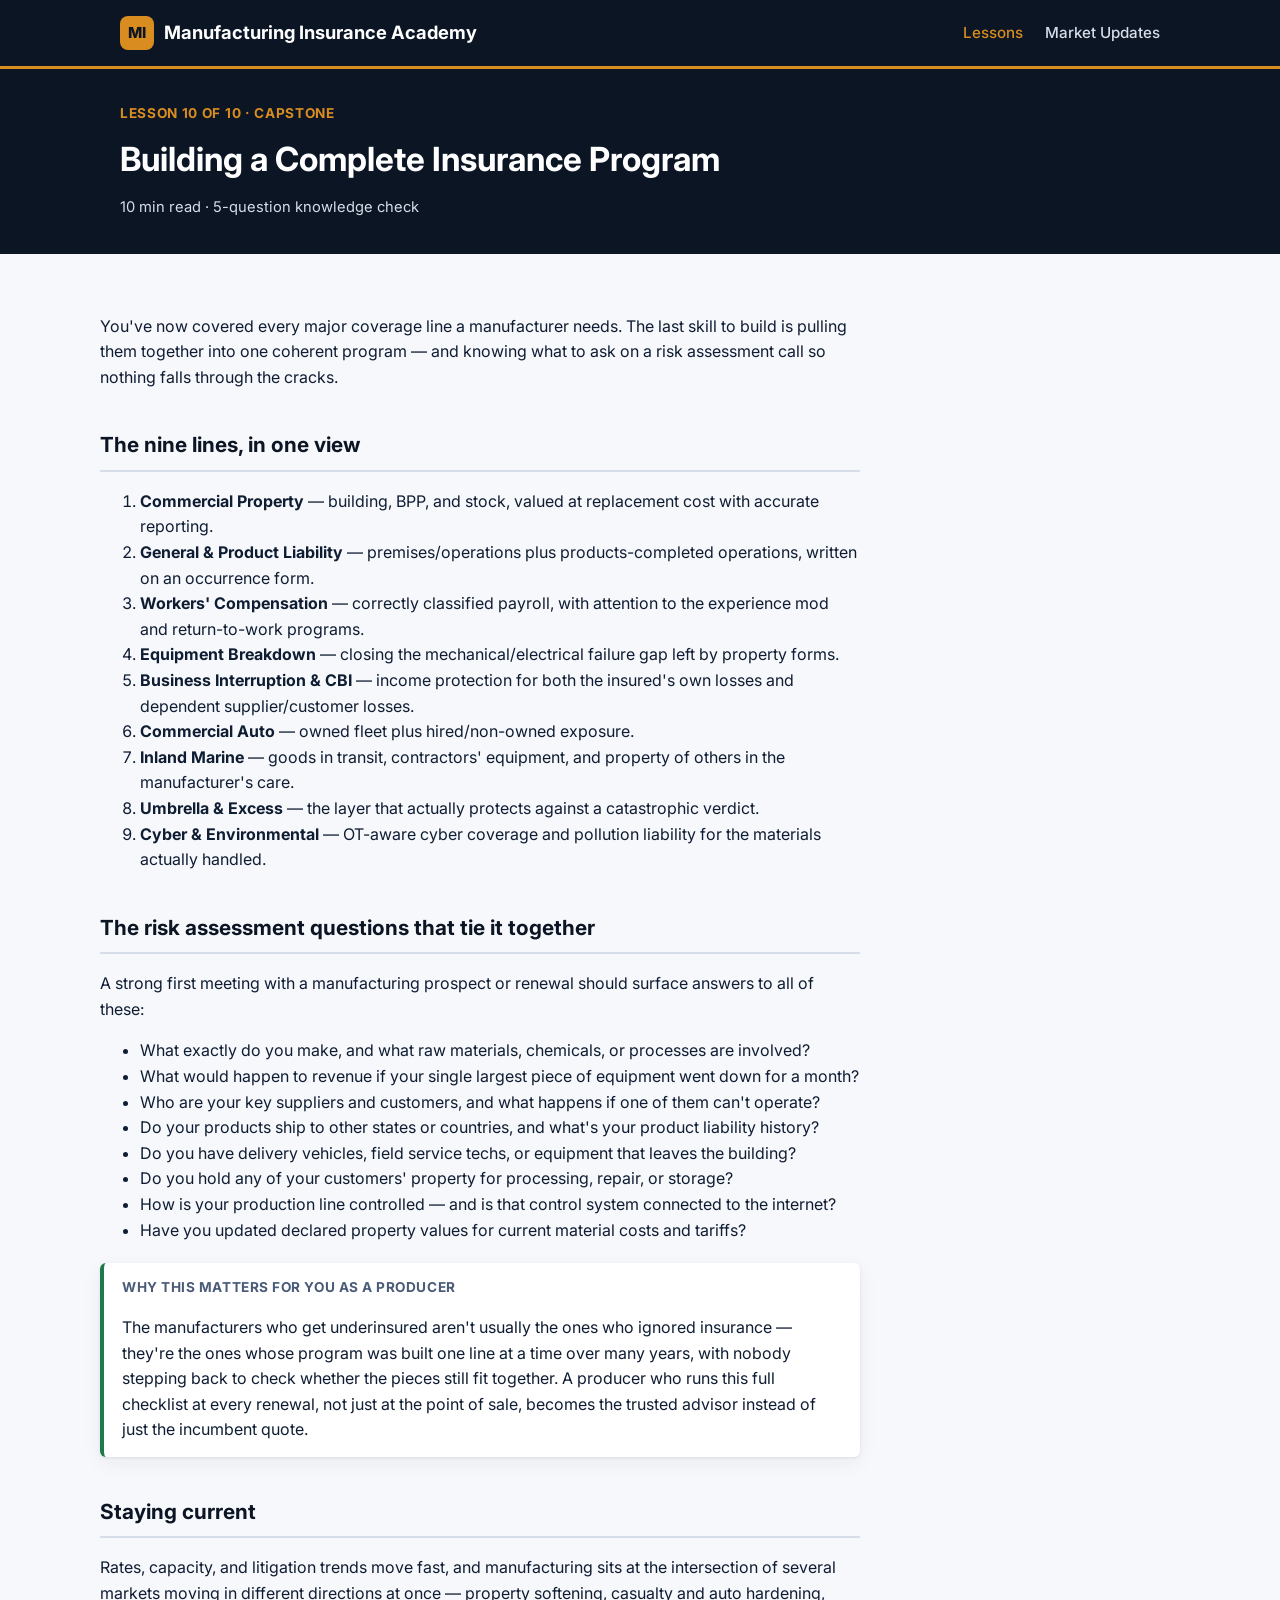
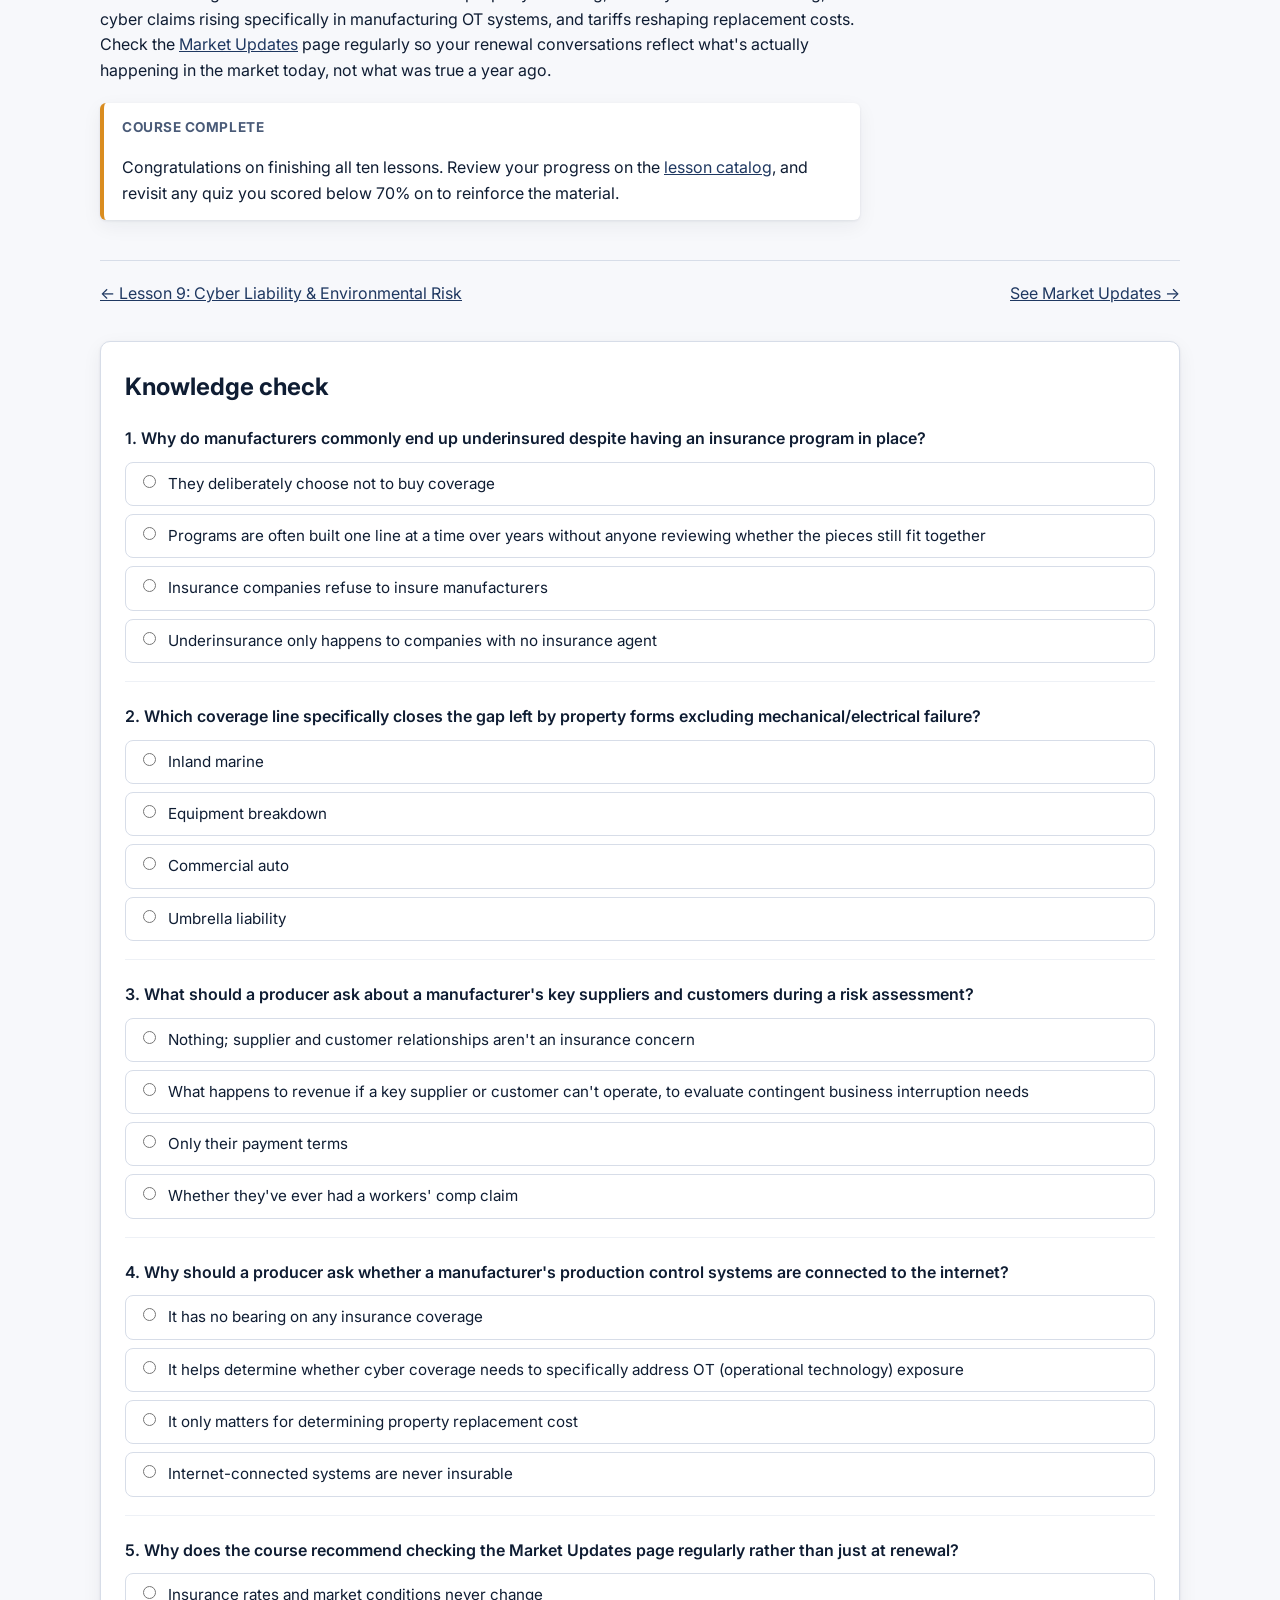
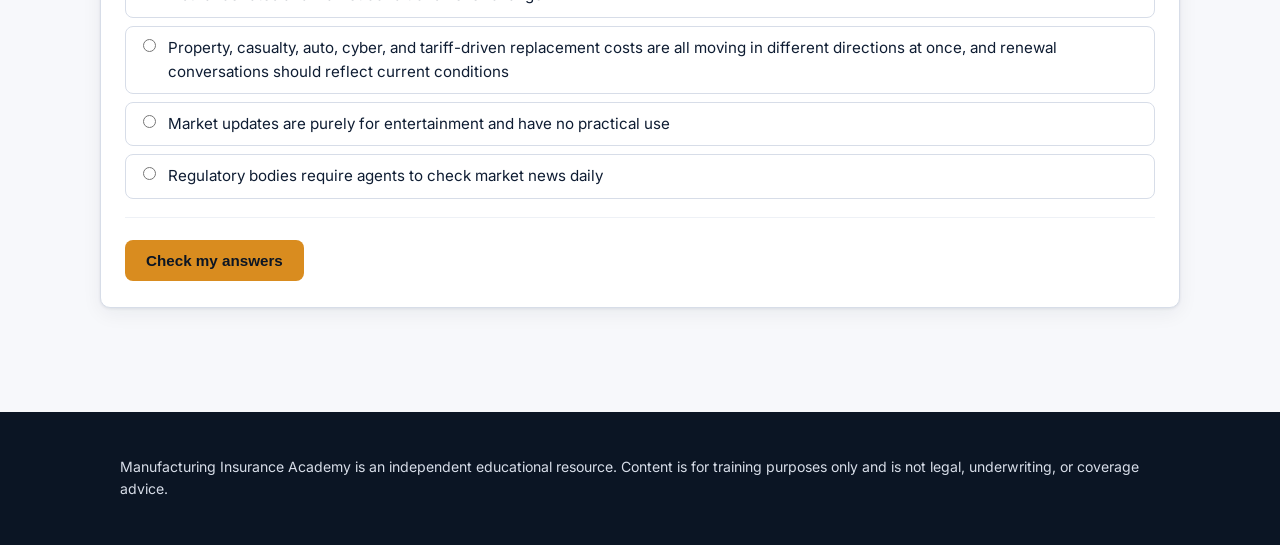
<file: lessons/10-building-program.html>
<!doctype html>
<html lang="en">
<head>
<meta charset="utf-8">
<meta name="viewport" content="width=device-width, initial-scale=1">
<link rel="icon" href="data:image/svg+xml,%3Csvg xmlns=%27http://www.w3.org/2000/svg%27 viewBox=%270 0 100 100%27%3E%3Ctext y=%27.9em%27 font-size=%2790%27%3E%F0%9F%8F%AD%3C/text%3E%3C/svg%3E">
<title>Lesson 10: Building a Complete Insurance Program &mdash; Manufacturing Insurance Academy</title>
<link rel="stylesheet" href="https://fonts.googleapis.com/css2?family=Inter:wght@400;500;600;700;800&display=swap">
<link rel="stylesheet" href="../assets/css/style.css">
</head>
<body>

<header class="site-header">
  <div class="container">
    <a class="brand" href="../index.html"><span class="brand-mark">MI</span>Manufacturing Insurance Academy</a>
    <nav class="site-nav"><ul>
      <li><a href="../index.html" class="active">Lessons</a></li>
      <li><a href="../market-updates.html">Market Updates</a></li>
    </ul></nav>
  </div>
</header>

<div class="lesson-header">
  <div class="container">
    <div class="eyebrow">Lesson 10 of 10 &middot; Capstone</div>
    <h1>Building a Complete Insurance Program</h1>
    <div class="meta">10 min read &middot; 5-question knowledge check</div>
  </div>
</div>

<main class="container section">
  <article class="lesson-body">
    <p>You've now covered every major coverage line a manufacturer needs. The last skill to build is pulling them together into one coherent program &mdash; and knowing what to ask on a risk assessment call so nothing falls through the cracks.</p>

    <h2>The nine lines, in one view</h2>
    <ol>
      <li><strong>Commercial Property</strong> &mdash; building, BPP, and stock, valued at replacement cost with accurate reporting.</li>
      <li><strong>General &amp; Product Liability</strong> &mdash; premises/operations plus products-completed operations, written on an occurrence form.</li>
      <li><strong>Workers' Compensation</strong> &mdash; correctly classified payroll, with attention to the experience mod and return-to-work programs.</li>
      <li><strong>Equipment Breakdown</strong> &mdash; closing the mechanical/electrical failure gap left by property forms.</li>
      <li><strong>Business Interruption &amp; CBI</strong> &mdash; income protection for both the insured's own losses and dependent supplier/customer losses.</li>
      <li><strong>Commercial Auto</strong> &mdash; owned fleet plus hired/non-owned exposure.</li>
      <li><strong>Inland Marine</strong> &mdash; goods in transit, contractors' equipment, and property of others in the manufacturer's care.</li>
      <li><strong>Umbrella &amp; Excess</strong> &mdash; the layer that actually protects against a catastrophic verdict.</li>
      <li><strong>Cyber &amp; Environmental</strong> &mdash; OT-aware cyber coverage and pollution liability for the materials actually handled.</li>
    </ol>

    <h2>The risk assessment questions that tie it together</h2>
    <p>A strong first meeting with a manufacturing prospect or renewal should surface answers to all of these:</p>
    <ul>
      <li>What exactly do you make, and what raw materials, chemicals, or processes are involved?</li>
      <li>What would happen to revenue if your single largest piece of equipment went down for a month?</li>
      <li>Who are your key suppliers and customers, and what happens if one of them can't operate?</li>
      <li>Do your products ship to other states or countries, and what's your product liability history?</li>
      <li>Do you have delivery vehicles, field service techs, or equipment that leaves the building?</li>
      <li>Do you hold any of your customers' property for processing, repair, or storage?</li>
      <li>How is your production line controlled &mdash; and is that control system connected to the internet?</li>
      <li>Have you updated declared property values for current material costs and tariffs?</li>
    </ul>

    <div class="callout why-matters">
      <h4>Why this matters for you as a producer</h4>
      <p>The manufacturers who get underinsured aren't usually the ones who ignored insurance &mdash; they're the ones whose program was built one line at a time over many years, with nobody stepping back to check whether the pieces still fit together. A producer who runs this full checklist at every renewal, not just at the point of sale, becomes the trusted advisor instead of just the incumbent quote.</p>
    </div>

    <h2>Staying current</h2>
    <p>Rates, capacity, and litigation trends move fast, and manufacturing sits at the intersection of several markets moving in different directions at once &mdash; property softening, casualty and auto hardening, cyber claims rising specifically in manufacturing OT systems, and tariffs reshaping replacement costs. Check the <a href="../market-updates.html">Market Updates</a> page regularly so your renewal conversations reflect what's actually happening in the market today, not what was true a year ago.</p>

    <div class="callout">
      <h4>Course complete</h4>
      <p>Congratulations on finishing all ten lessons. Review your progress on the <a href="../index.html">lesson catalog</a>, and revisit any quiz you scored below 70% on to reinforce the material.</p>
    </div>
  </article>

  <div class="lesson-nav">
    <a href="09-cyber-environmental.html">&larr; Lesson 9: Cyber Liability &amp; Environmental Risk</a>
    <a href="../market-updates.html">See Market Updates &rarr;</a>
  </div>

  <section class="quiz-section">
    <h2>Knowledge check</h2>
    <div id="quiz-container"></div>
  </section>
</main>

<footer class="site-footer">
  <div class="container">
    <p>Manufacturing Insurance Academy is an independent educational resource. Content is for training purposes only and is not legal, underwriting, or coverage advice.</p>
  </div>
</footer>

<script>
window.LESSON_ID = "lesson-10";
window.QUIZ_DATA = [
  {
    question: "Why do manufacturers commonly end up underinsured despite having an insurance program in place?",
    options: [
      "They deliberately choose not to buy coverage",
      "Programs are often built one line at a time over years without anyone reviewing whether the pieces still fit together",
      "Insurance companies refuse to insure manufacturers",
      "Underinsurance only happens to companies with no insurance agent"
    ],
    correct: 1,
    explain: "Gaps typically emerge when a program accumulates over time without a holistic review, not from a single obvious oversight."
  },
  {
    question: "Which coverage line specifically closes the gap left by property forms excluding mechanical/electrical failure?",
    options: ["Inland marine", "Equipment breakdown", "Commercial auto", "Umbrella liability"],
    correct: 1,
    explain: "Equipment breakdown coverage exists specifically because standard property forms exclude the equipment's own internal mechanical/electrical failure."
  },
  {
    question: "What should a producer ask about a manufacturer's key suppliers and customers during a risk assessment?",
    options: [
      "Nothing; supplier and customer relationships aren't an insurance concern",
      "What happens to revenue if a key supplier or customer can't operate, to evaluate contingent business interruption needs",
      "Only their payment terms",
      "Whether they've ever had a workers' comp claim"
    ],
    correct: 1,
    explain: "Understanding dependency on key suppliers/customers directly informs whether contingent business interruption coverage is needed."
  },
  {
    question: "Why should a producer ask whether a manufacturer's production control systems are connected to the internet?",
    options: [
      "It has no bearing on any insurance coverage",
      "It helps determine whether cyber coverage needs to specifically address OT (operational technology) exposure",
      "It only matters for determining property replacement cost",
      "Internet-connected systems are never insurable"
    ],
    correct: 1,
    explain: "A production line connected to the internet has OT cyber exposure, which many standard cyber policies don't fully address unless specifically confirmed."
  },
  {
    question: "Why does the course recommend checking the Market Updates page regularly rather than just at renewal?",
    options: [
      "Insurance rates and market conditions never change",
      "Property, casualty, auto, cyber, and tariff-driven replacement costs are all moving in different directions at once, and renewal conversations should reflect current conditions",
      "Market updates are purely for entertainment and have no practical use",
      "Regulatory bodies require agents to check market news daily"
    ],
    correct: 1,
    explain: "Because different lines are moving in different directions simultaneously (property softening, casualty/auto hardening, cyber claims rising, tariffs affecting replacement costs), staying current keeps renewal conversations grounded in actual market conditions."
  }
];
</script>
<script src="../assets/js/storage.js"></script>
<script src="../assets/js/quiz.js"></script>
</body>
</html>
</file>
<file: assets/css/style.css>
/* Manufacturing Insurance Academy — shared styles */

:root {
  --navy-950: #0b1524;
  --navy-900: #0f1d33;
  --navy-800: #16294a;
  --navy-700: #1f3861;
  --slate-600: #4a5b78;
  --slate-400: #7c8aa5;
  --slate-200: #d7dde8;
  --slate-100: #eef1f6;
  --paper: #f7f8fb;
  --white: #ffffff;
  --amber-500: #d98c1f;
  --amber-600: #b8730f;
  --green-600: #1c7a4d;
  --green-100: #e3f5ec;
  --red-600: #b3261e;
  --red-100: #fbe9e8;
  --radius: 10px;
  --shadow: 0 1px 3px rgba(15, 29, 51, 0.08), 0 6px 20px rgba(15, 29, 51, 0.06);
  --max-width: 1080px;
}

* { box-sizing: border-box; }

html { scroll-behavior: smooth; }

body {
  margin: 0;
  font-family: "Inter", -apple-system, BlinkMacSystemFont, "Segoe UI", Helvetica, Arial, sans-serif;
  background: var(--paper);
  color: var(--navy-900);
  line-height: 1.6;
  -webkit-font-smoothing: antialiased;
}

a { color: var(--navy-700); }
a:hover { color: var(--amber-600); }

.container {
  max-width: var(--max-width);
  margin: 0 auto;
  padding: 0 20px;
}

/* Header */
.site-header {
  background: var(--navy-950);
  color: var(--white);
  border-bottom: 3px solid var(--amber-500);
}

.site-header .container {
  display: flex;
  align-items: center;
  justify-content: space-between;
  padding-top: 16px;
  padding-bottom: 16px;
  flex-wrap: wrap;
  gap: 12px;
}

.brand {
  display: flex;
  align-items: center;
  gap: 10px;
  color: var(--white);
  font-weight: 700;
  font-size: 1.15rem;
  text-decoration: none;
}

.brand-mark {
  display: inline-flex;
  align-items: center;
  justify-content: center;
  width: 34px;
  height: 34px;
  border-radius: 8px;
  background: var(--amber-500);
  color: var(--navy-950);
  font-weight: 800;
  font-size: 0.95rem;
}

.brand:hover { color: var(--white); }

nav.site-nav ul {
  list-style: none;
  display: flex;
  gap: 22px;
  margin: 0;
  padding: 0;
  flex-wrap: wrap;
}

nav.site-nav a {
  color: var(--slate-200);
  text-decoration: none;
  font-weight: 500;
  font-size: 0.95rem;
}

nav.site-nav a:hover,
nav.site-nav a.active {
  color: var(--amber-500);
}

/* Hero */
.hero {
  background: linear-gradient(160deg, var(--navy-950), var(--navy-800));
  color: var(--white);
  padding: 56px 0 48px;
}

.hero h1 {
  font-size: clamp(1.8rem, 3.4vw, 2.6rem);
  margin: 0 0 14px;
  max-width: 720px;
}

.hero p {
  color: var(--slate-200);
  max-width: 640px;
  font-size: 1.05rem;
  margin: 0 0 22px;
}

.hero-stats {
  display: flex;
  gap: 28px;
  flex-wrap: wrap;
  margin-top: 20px;
}

.hero-stat {
  background: rgba(255,255,255,0.06);
  border: 1px solid rgba(255,255,255,0.12);
  border-radius: var(--radius);
  padding: 14px 18px;
  min-width: 150px;
}

.hero-stat .num {
  font-size: 1.5rem;
  font-weight: 700;
  color: var(--amber-500);
  display: block;
}

.hero-stat .label {
  color: var(--slate-200);
  font-size: 0.85rem;
}

/* Buttons */
.btn {
  display: inline-block;
  padding: 11px 20px;
  border-radius: 8px;
  font-weight: 600;
  text-decoration: none;
  font-size: 0.95rem;
  border: 1px solid transparent;
  cursor: pointer;
}

.btn-primary {
  background: var(--amber-500);
  color: var(--navy-950);
}
.btn-primary:hover { background: var(--amber-600); color: var(--navy-950); }

.btn-secondary {
  background: transparent;
  color: var(--white);
  border-color: rgba(255,255,255,0.4);
}
.btn-secondary:hover { border-color: var(--amber-500); color: var(--amber-500); }

/* Sections */
.section { padding: 44px 0; }
.section-title {
  font-size: 1.5rem;
  margin: 0 0 6px;
  color: var(--navy-950);
}
.section-subtitle {
  color: var(--slate-600);
  margin: 0 0 28px;
  max-width: 680px;
}

/* Progress bar (home page) */
.progress-wrap {
  background: var(--white);
  border: 1px solid var(--slate-200);
  border-radius: var(--radius);
  padding: 18px 20px;
  margin-bottom: 30px;
  box-shadow: var(--shadow);
}
.progress-wrap-top {
  display: flex;
  justify-content: space-between;
  align-items: baseline;
  margin-bottom: 10px;
  flex-wrap: wrap;
  gap: 8px;
}
.progress-wrap-top strong { font-size: 1rem; }
.progress-track {
  width: 100%;
  height: 10px;
  background: var(--slate-100);
  border-radius: 999px;
  overflow: hidden;
}
.progress-fill {
  height: 100%;
  background: linear-gradient(90deg, var(--amber-500), var(--green-600));
  border-radius: 999px;
  transition: width 0.4s ease;
}
.progress-reset {
  background: none;
  border: none;
  color: var(--slate-400);
  font-size: 0.82rem;
  cursor: pointer;
  text-decoration: underline;
  padding: 0;
}

/* Lesson cards grid */
.lesson-grid {
  display: grid;
  grid-template-columns: repeat(auto-fill, minmax(280px, 1fr));
  gap: 18px;
}

.lesson-card {
  background: var(--white);
  border: 1px solid var(--slate-200);
  border-radius: var(--radius);
  padding: 20px;
  box-shadow: var(--shadow);
  display: flex;
  flex-direction: column;
  gap: 10px;
  text-decoration: none;
  color: inherit;
  position: relative;
}

.lesson-card:hover {
  border-color: var(--amber-500);
  transform: translateY(-1px);
}

.lesson-num {
  font-size: 0.78rem;
  font-weight: 700;
  color: var(--amber-600);
  letter-spacing: 0.04em;
  text-transform: uppercase;
}

.lesson-card h3 {
  margin: 0;
  font-size: 1.08rem;
  color: var(--navy-950);
}

.lesson-card p {
  margin: 0;
  color: var(--slate-600);
  font-size: 0.92rem;
  flex-grow: 1;
}

.lesson-card-footer {
  display: flex;
  justify-content: space-between;
  align-items: center;
  font-size: 0.82rem;
}

.badge {
  display: inline-flex;
  align-items: center;
  gap: 5px;
  padding: 3px 9px;
  border-radius: 999px;
  font-size: 0.76rem;
  font-weight: 600;
}
.badge-complete { background: var(--green-100); color: var(--green-600); }
.badge-todo { background: var(--slate-100); color: var(--slate-600); }
.badge-tag { background: var(--slate-100); color: var(--slate-600); }

/* Lesson page */
.lesson-header {
  background: var(--navy-950);
  color: var(--white);
  padding: 34px 0;
}
.lesson-header .eyebrow {
  color: var(--amber-500);
  font-weight: 700;
  font-size: 0.85rem;
  text-transform: uppercase;
  letter-spacing: 0.05em;
}
.lesson-header h1 {
  margin: 8px 0 10px;
  font-size: clamp(1.5rem, 2.6vw, 2.1rem);
}
.lesson-header .meta {
  color: var(--slate-200);
  font-size: 0.92rem;
}

.lesson-body {
  max-width: 760px;
}

.lesson-body h2 {
  color: var(--navy-950);
  margin-top: 38px;
  font-size: 1.3rem;
  border-bottom: 2px solid var(--slate-200);
  padding-bottom: 8px;
}

.callout {
  background: var(--white);
  border-left: 4px solid var(--amber-500);
  border-radius: 6px;
  padding: 14px 18px;
  margin: 20px 0;
  box-shadow: var(--shadow);
}
.callout.why-matters { border-left-color: var(--green-600); }
.callout h4 {
  margin: 0 0 6px;
  font-size: 0.85rem;
  text-transform: uppercase;
  letter-spacing: 0.04em;
  color: var(--slate-600);
}
.callout p:last-child { margin-bottom: 0; }

.key-terms {
  background: var(--navy-800);
  color: var(--slate-100);
  border-radius: var(--radius);
  padding: 18px 20px;
  margin: 24px 0;
}
.key-terms h4 {
  margin: 0 0 10px;
  color: var(--amber-500);
  font-size: 0.85rem;
  text-transform: uppercase;
  letter-spacing: 0.04em;
}
.key-terms dl { margin: 0; }
.key-terms dt { font-weight: 700; color: var(--white); margin-top: 8px; }
.key-terms dt:first-child { margin-top: 0; }
.key-terms dd { margin: 2px 0 0; color: var(--slate-200); font-size: 0.92rem; }

.lesson-nav {
  display: flex;
  justify-content: space-between;
  margin-top: 40px;
  padding-top: 20px;
  border-top: 1px solid var(--slate-200);
  gap: 12px;
  flex-wrap: wrap;
}

/* Quiz */
.quiz-section {
  background: var(--white);
  border: 1px solid var(--slate-200);
  border-radius: var(--radius);
  padding: 26px 24px;
  margin-top: 34px;
  box-shadow: var(--shadow);
}
.quiz-section h2 {
  margin-top: 0;
  border: none;
  padding: 0;
}
.quiz-question {
  margin-bottom: 22px;
  padding-bottom: 18px;
  border-bottom: 1px solid var(--slate-100);
}
.quiz-question:last-of-type { border-bottom: none; }
.quiz-question p.q-text {
  font-weight: 600;
  margin: 0 0 10px;
}
.quiz-options { display: flex; flex-direction: column; gap: 8px; }
.quiz-options label {
  display: flex;
  align-items: flex-start;
  gap: 9px;
  padding: 9px 12px;
  border: 1px solid var(--slate-200);
  border-radius: 8px;
  cursor: pointer;
  font-size: 0.95rem;
}
.quiz-options label:hover { border-color: var(--amber-500); }
.quiz-options input { margin-top: 3px; }
.quiz-options label.correct { border-color: var(--green-600); background: var(--green-100); }
.quiz-options label.incorrect { border-color: var(--red-600); background: var(--red-100); }
.q-explain {
  margin: 10px 0 0;
  font-size: 0.88rem;
  color: var(--slate-600);
  display: none;
}
.q-explain.show { display: block; }

.quiz-result {
  display: none;
  margin-top: 16px;
  padding: 16px 18px;
  border-radius: 8px;
  font-weight: 600;
}
.quiz-result.show { display: block; }
.quiz-result.pass { background: var(--green-100); color: var(--green-600); }
.quiz-result.fail { background: var(--red-100); color: var(--red-600); }

.quiz-actions { margin-top: 18px; display: flex; gap: 12px; flex-wrap: wrap; }

/* Market updates */
.update-card {
  background: var(--white);
  border: 1px solid var(--slate-200);
  border-radius: var(--radius);
  padding: 20px 22px;
  margin-bottom: 18px;
  box-shadow: var(--shadow);
}
.update-meta {
  display: flex;
  gap: 10px;
  align-items: center;
  margin-bottom: 8px;
  flex-wrap: wrap;
}
.update-date { color: var(--slate-400); font-size: 0.82rem; }
.update-card h3 { margin: 0 0 8px; font-size: 1.12rem; color: var(--navy-950); }
.update-card .why {
  background: var(--slate-100);
  border-radius: 6px;
  padding: 10px 14px;
  font-size: 0.9rem;
  margin: 10px 0 12px;
}
.update-card .why strong { color: var(--navy-800); }
.update-source { font-size: 0.85rem; }
.update-source + .update-source { margin-top: 4px; }

.update-card ul {
  margin: 10px 0 14px;
  padding-left: 20px;
  font-size: 0.92rem;
  color: var(--slate-600);
}
.update-card ul li { margin-bottom: 4px; }
.update-card ul li strong { color: var(--navy-800); }
.update-card h4.sub {
  margin: 16px 0 4px;
  font-size: 0.8rem;
  text-transform: uppercase;
  letter-spacing: 0.04em;
  color: var(--slate-400);
}

.tag-filter {
  display: flex;
  gap: 8px;
  flex-wrap: wrap;
  margin-bottom: 24px;
}
.tag-filter button {
  border: 1px solid var(--slate-200);
  background: var(--white);
  padding: 6px 14px;
  border-radius: 999px;
  font-size: 0.85rem;
  cursor: pointer;
  color: var(--slate-600);
}
.tag-filter button:hover { border-color: var(--amber-500); }
.tag-filter button.active {
  background: var(--navy-950);
  color: var(--white);
  border-color: var(--navy-950);
}

.disclaimer {
  font-size: 0.82rem;
  color: var(--slate-400);
  margin-top: 30px;
  padding-top: 16px;
  border-top: 1px solid var(--slate-200);
}

/* Footer */
.site-footer {
  background: var(--navy-950);
  color: var(--slate-200);
  padding: 30px 0;
  margin-top: 60px;
  font-size: 0.88rem;
}
.site-footer a { color: var(--slate-200); }
.site-footer a:hover { color: var(--amber-500); }

@media (max-width: 640px) {
  nav.site-nav ul { gap: 14px; }
  .hero { padding: 40px 0 34px; }
  .lesson-nav { flex-direction: column; }
}
</file>
